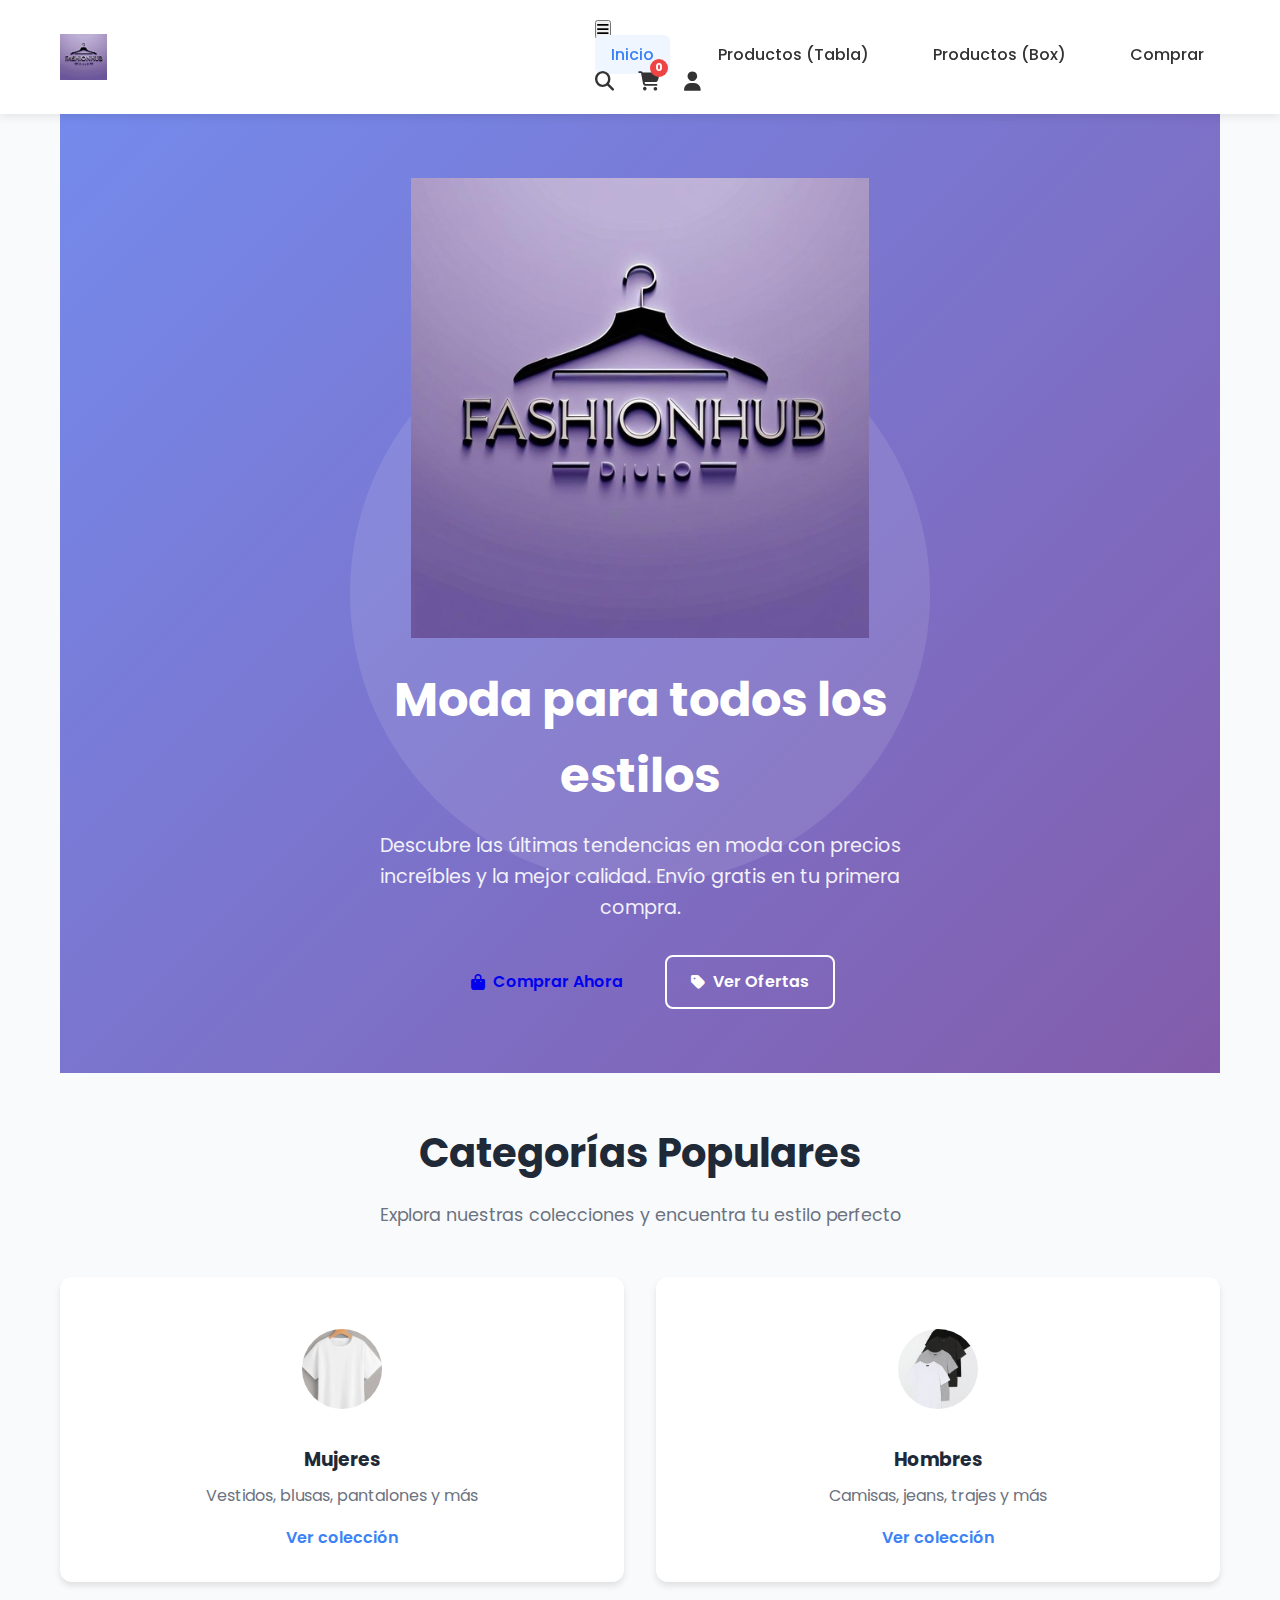
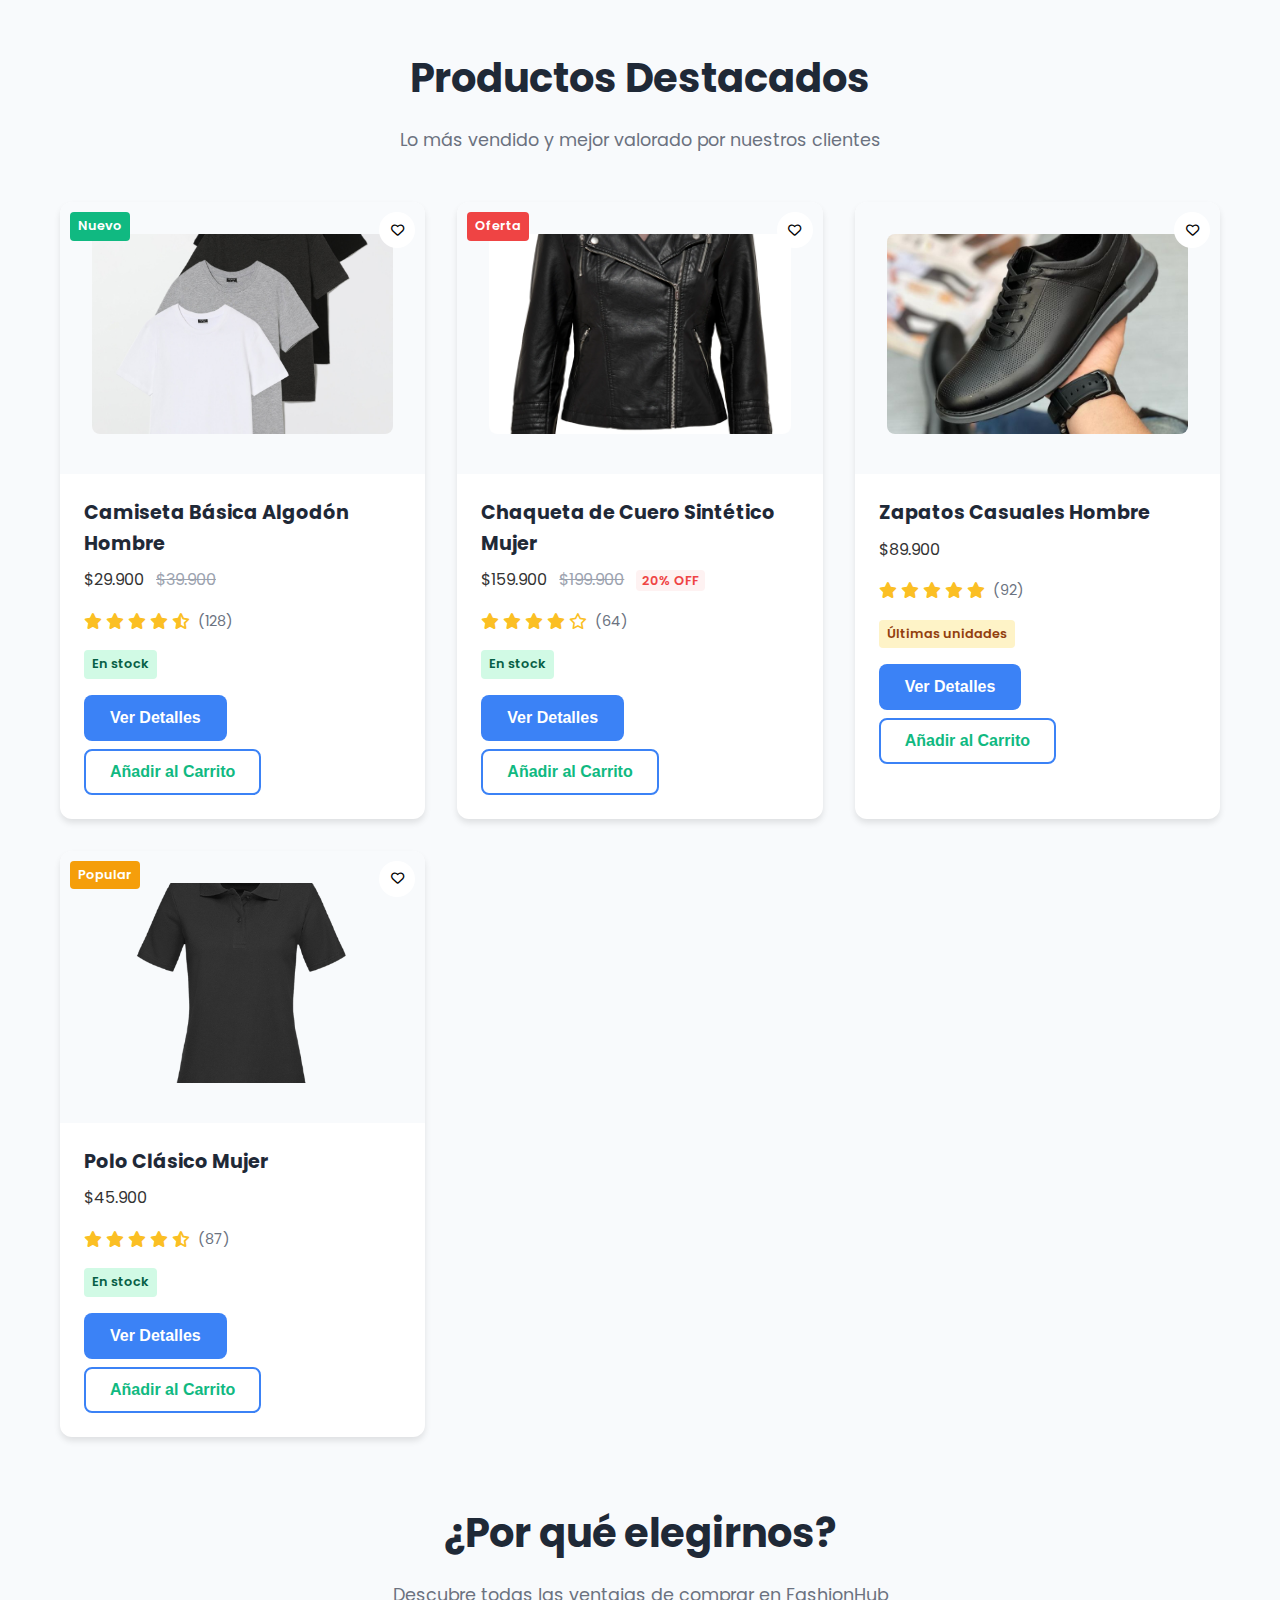
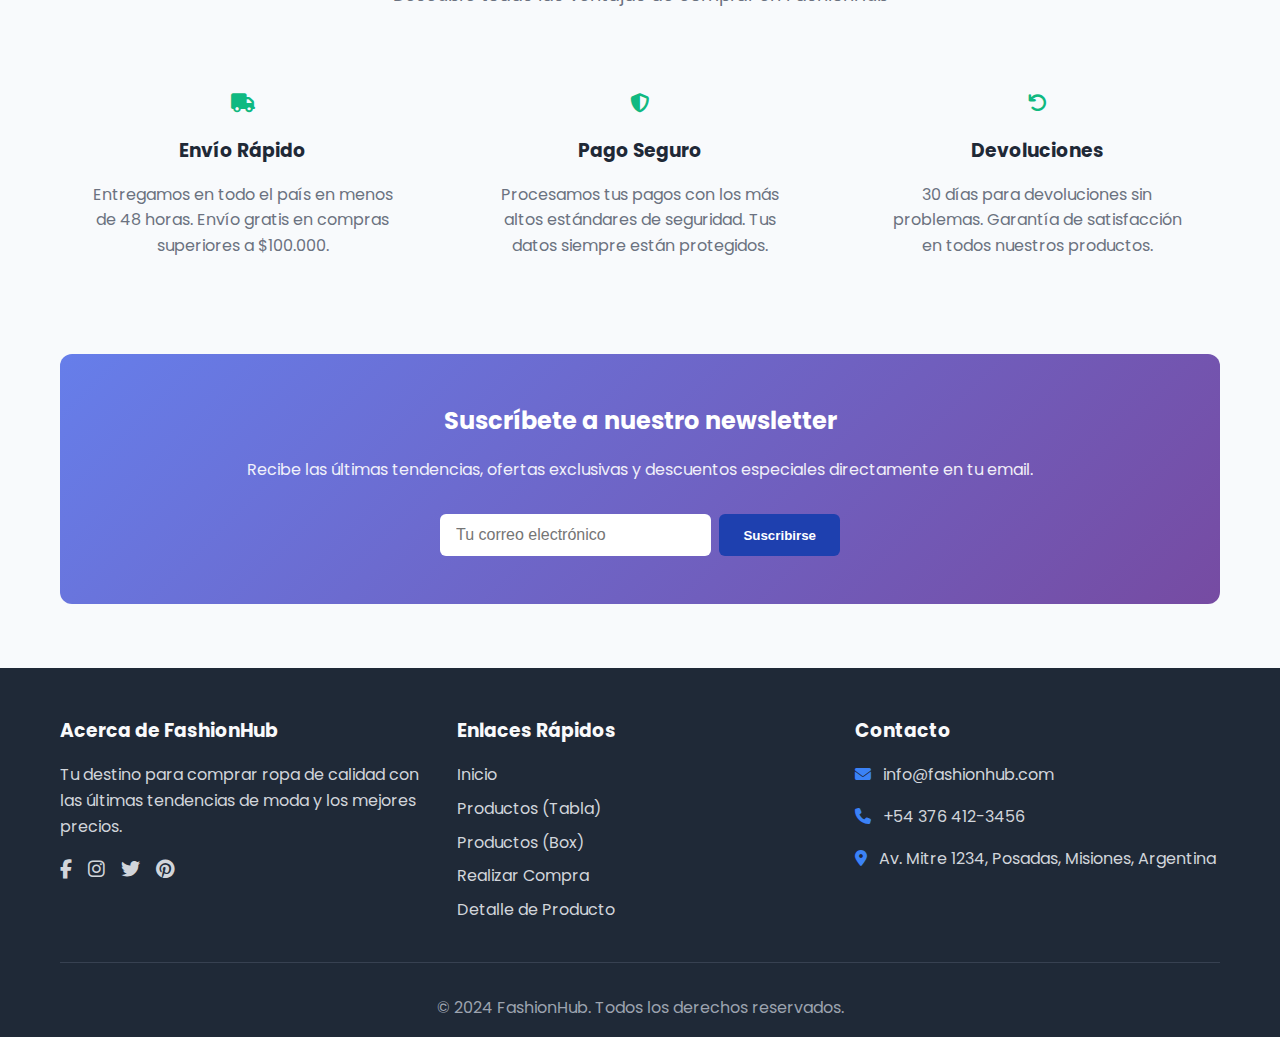
<file: index.html>
<!DOCTYPE html>
<html lang="es">
<head>
    <meta charset="UTF-8">
    <meta name="viewport" content="width=device-width, initial-scale=1.0">
    <meta name="description" content="FashionHub - Tu tienda online de ropa con las últimas tendencias de moda y los mejores precios">
    <title>FashionHub - Tienda Online de Ropa</title>
    <link rel="stylesheet" href="css/styles.css">
    <link rel="stylesheet" href="https://cdnjs.cloudflare.com/ajax/libs/font-awesome/6.4.0/css/all.min.css">
    <link href="https://fonts.googleapis.com/css2?family=Poppins:wght@300;400;500;600;700&display=swap" rel="stylesheet">
    <style>
        /* Estilos adicionales para mejoras visuales */
        .logo-img {
            max-width: 150px;
            height: auto;
        }
        
        .hero {
            background: linear-gradient(135deg, rgba(102, 126, 234, 0.9) 0%, rgba(118, 75, 162, 0.9) 100%);
            position: relative;
            overflow: hidden;
        }
        
        .hero::before {
            content: '';
            position: absolute;
            top: 0;
            left: 0;
            right: 0;
            bottom: 0;
            background: url('data:image/svg+xml,<svg xmlns="http://www.w3.org/2000/svg" viewBox="0 0 1000 1000" opacity="0.1"><path fill="white" d="M500,250c138,0,250,112,250,250S638,750,500,750S250,638,250,500S362,250,500,250z"/></svg>') center/cover;
        }
        
        .hero-content {
            position: relative;
            z-index: 2;
        }
        
        .product-card {
            transition: all 0.3s cubic-bezier(0.4, 0, 0.2, 1);
        }
        
        .product-card:hover {
            transform: translateY(-8px);
            box-shadow: 0 20px 40px rgba(0,0,0,0.15);
        }
        
        .btn {
            transition: all 0.3s ease;
            position: relative;
            overflow: hidden;
        }
        
        .btn::after {
            content: '';
            position: absolute;
            top: 50%;
            left: 50%;
            width: 0;
            height: 0;
            background: rgba(255,255,255,0.2);
            border-radius: 50%;
            transition: all 0.5s ease;
            transform: translate(-50%, -50%);
        }
        
        .btn:hover::after {
            width: 300px;
            height: 300px;
        }
        
        .notification {
            position: fixed;
            top: 100px;
            right: 20px;
            background: white;
            padding: 15px 20px;
            border-radius: 8px;
            box-shadow: 0 5px 15px rgba(0,0,0,0.2);
            border-left: 4px solid #10b981;
            transform: translateX(400px);
            transition: transform 0.3s ease;
            z-index: 10000;
            max-width: 300px;
        }
        
        .notification.active {
            transform: translateX(0);
        }
        
        .notification.error {
            border-left-color: #ef4444;
        }
        
        .notification.info {
            border-left-color: #3b82f6;
        }
        
        .close-notification {
            background: none;
            border: none;
            font-size: 18px;
            cursor: pointer;
            margin-left: 10px;
            color: #6b7280;
        }
        
        .modal {
            position: fixed;
            top: 0;
            left: 0;
            width: 100%;
            height: 100%;
            background: rgba(0,0,0,0.5);
            display: flex;
            justify-content: center;
            align-items: center;
            z-index: 10001;
            opacity: 0;
            visibility: hidden;
            transition: all 0.3s ease;
        }
        
        .modal.active {
            opacity: 1;
            visibility: visible;
        }
        
        .modal-content {
            background: white;
            border-radius: 12px;
            max-width: 500px;
            width: 90%;
            max-height: 80vh;
            overflow-y: auto;
            transform: scale(0.7);
            transition: transform 0.3s ease;
        }
        
        .modal.active .modal-content {
            transform: scale(1);
        }
        
        .modal-header {
            padding: 20px;
            border-bottom: 1px solid #e5e7eb;
            display: flex;
            justify-content: space-between;
            align-items: center;
        }
        
        .close-modal {
            background: none;
            border: none;
            font-size: 24px;
            cursor: pointer;
            color: #6b7280;
        }
        
        .modal-body {
            padding: 20px;
        }
        
        .modal-footer {
            padding: 20px;
            border-top: 1px solid #e5e7eb;
        }
    </style>
</head>
<body>
    <header id="mainHeader">
        <div class="container">
            <div class="header-content">
                <a href="index.html" class="logo">
                    <img src="Imagenes_pagina_web/Logo_mejor.png" alt="FashionHub Logo" class="logo-img">
                </a>
                
                <nav>
                    <button class="mobile-menu-btn" aria-label="Abrir menú de navegación">
                        <i class="fas fa-bars"></i>
                    </button>
                    <ul class="nav-links">
                        <li><a href="index.html" class="active">Inicio</a></li>
                        <li><a href="listado_tabla.html">Productos (Tabla)</a></li>
                        <li><a href="listado_box.html">Productos (Box)</a></li>
                        <li><a href="comprar.html">Comprar</a></li>
                    </ul>
                    
                    <div class="nav-icons">
                        <a href="buscar.html" aria-label="Buscar productos"><i class="fas fa-search"></i></a>
                        <a href="carrito.html" aria-label="Ver carrito de compras"><i class="fas fa-shopping-cart"></i><span class="cart-count">0</span></a>
                        <a href="cuenta.html" aria-label="Iniciar sesión o ver cuenta"><i class="fas fa-user"></i></a>
                    </div>
                </nav>
            </div>
        </div>
    </header>

    <main class="container">
        <section class="hero">
            <div class="hero-content">
                <img src="Imagenes_pagina_web/Logo_mejor.png" alt="FashionHub Logo" class="hero-logo">
                
                <h1>Moda para todos los estilos</h1>
                <p>Descubre las últimas tendencias en moda con precios increíbles y la mejor calidad. Envío gratis en tu primera compra.</p>
                <div class="hero-buttons">
                    <a href="listado_box.html" class="btn"><i class="fas fa-shopping-bag"></i> Comprar Ahora</a>
                    <a href="#categories" class="btn btn-outline"><i class="fas fa-tag"></i> Ver Ofertas</a>
                </div>
            </div>
        </section>

        <section id="categories">
            <h2 class="section-title">Categorías Populares</h2>
            <p class="section-subtitle">Explora nuestras colecciones y encuentra tu estilo perfecto</p>
            <div class="categories">
                <div class="category-card" data-id="cat-1">
                    <div class="category-img">
                        <img src="Imagenes_pagina_web/camiseta basica algodon mujer.png" alt="Ropa para Mujeres">
                    </div>
                    <div class="category-content">
                        <h3>Mujeres</h3>
                        <p>Vestidos, blusas, pantalones y más</p>
                        <a href="listado_box.html?category=mujeres" class="category-link">Ver colección</a>
                    </div>
                </div>
                
                <div class="category-card" data-id="cat-2">
                    <div class="category-img">
                        <img src="Imagenes_pagina_web/camiseta basica algodon hombre.png" alt="Ropa para Hombres">
                    </div>
                    <div class="category-content">
                        <h3>Hombres</h3>
                        <p>Camisas, jeans, trajes y más</p>
                        <a href="listado_box.html?category=hombres" class="category-link">Ver colección</a>
                    </div>
                </div>
            </div>
        </section>

        <section>
            <h2 class="section-title">Productos Destacados</h2>
            <p class="section-subtitle">Lo más vendido y mejor valorado por nuestros clientes</p>
            <div class="featured-products">
                <!-- Producto 1: Camiseta Básica Algodón Hombre -->
                <div class="product-card" data-id="prod-1" data-product='{
                    "id": "prod-1",
                    "name": "Camiseta Básica Algodón Hombre",
                    "price": 29900,
                    "category": "hombres",
                    "description": "Camiseta básica de algodón 100% para hombre. Corte clásico, cómoda y versátil. Ideal para uso diario.",
                    "features": ["100% Algodón", "Corte clásico", "Multiple colores"],
                    "sizes": ["S", "M", "L", "XL"],
                    "colors": ["Blanco", "Negro", "Gris", "Azul marino"]
                }'>
                    <span class="product-badge badge-new">Nuevo</span>
                    <button class="product-wishlist" aria-label="Añadir a favoritos">
                        <i class="far fa-heart"></i>
                    </button>
                    <div class="product-img">
                        <img src="Imagenes_pagina_web/camiseta basica algodon hombre.png" alt="Camiseta Básica Algodón Hombre">
                        <div class="product-overlay">
                            <button class="quick-view-btn">Vista Rápida</button>
                        </div>
                    </div>
                    <div class="product-content">
                        <h3 class="product-title">Camiseta Básica Algodón Hombre</h3>
                        <div class="product-price">
                            $29.900 <span class="original-price">$39.900</span>
                        </div>
                        <div class="product-rating">
                            <div class="stars">
                                <i class="fas fa-star"></i>
                                <i class="fas fa-star"></i>
                                <i class="fas fa-star"></i>
                                <i class="fas fa-star"></i>
                                <i class="fas fa-star-half-alt"></i>
                            </div>
                            <span class="rating-count">(128)</span>
                        </div>
                        <span class="product-status status-instock">En stock</span>
                        <div class="product-actions">
                            <button class="btn btn-primary view-details-btn" data-product-id="prod-1">Ver Detalles</button>
                            <button class="btn btn-secondary add-btn">Añadir al Carrito</button>
                        </div>
                    </div>
                </div>
                
                <!-- Producto 2: Chaqueta de Cuero Sintético Mujer -->
                <div class="product-card" data-id="prod-2" data-product='{
                    "id": "prod-2",
                    "name": "Chaqueta de Cuero Sintético Mujer",
                    "price": 159900,
                    "category": "mujeres",
                    "description": "Chaqueta de cuero sintético de alta calidad para mujer. Diseño moderno y elegante, perfecta para looks casuales y formales.",
                    "features": ["Cuero sintético premium", "Forro interior suave", "Cierre frontal con cremallera"],
                    "sizes": ["XS", "S", "M", "L"],
                    "colors": ["Negro", "Marrón", "Burdeos"]
                }'>
                    <span class="product-badge badge-sale">Oferta</span>
                    <button class="product-wishlist" aria-label="Añadir a favoritos">
                        <i class="far fa-heart"></i>
                    </button>
                    <div class="product-img">
                        <img src="Imagenes_pagina_web/chaqueta de cuero sintético mujer.webp" alt="Chaqueta de Cuero Sintético Mujer">
                        <div class="product-overlay">
                            <button class="quick-view-btn">Vista Rápida</button>
                        </div>
                    </div>
                    <div class="product-content">
                        <h3 class="product-title">Chaqueta de Cuero Sintético Mujer</h3>
                        <div class="product-price">
                            $159.900 <span class="original-price">$199.900</span>
                            <span class="discount">20% OFF</span>
                        </div>
                        <div class="product-rating">
                            <div class="stars">
                                <i class="fas fa-star"></i>
                                <i class="fas fa-star"></i>
                                <i class="fas fa-star"></i>
                                <i class="fas fa-star"></i>
                                <i class="far fa-star"></i>
                            </div>
                            <span class="rating-count">(64)</span>
                        </div>
                        <span class="product-status status-instock">En stock</span>
                        <div class="product-actions">
                            <button class="btn btn-primary view-details-btn" data-product-id="prod-2">Ver Detalles</button>
                            <button class="btn btn-secondary add-btn">Añadir al Carrito</button>
                        </div>
                    </div>
                </div>
                
                <!-- Producto 3: Zapatos Casuales Hombre -->
                <div class="product-card" data-id="prod-3" data-product='{
                    "id": "prod-3",
                    "name": "Zapatos Casuales Hombre",
                    "price": 89900,
                    "category": "hombres",
                    "description": "Zapatos casuales para hombre fabricados en cuero genuino. Ideales para uso diario y ocasiones informales.",
                    "features": ["Cuero genuino", "Suela de goma antideslizante", "Plantilla acolchada"],
                    "sizes": ["40", "41", "42", "43", "44"],
                    "colors": ["Negro", "Marrón", "Azul"]
                }'>
                    <button class="product-wishlist" aria-label="Añadir a favoritos">
                        <i class="far fa-heart"></i>
                    </button>
                    <div class="product-img">
                        <img src="Imagenes_pagina_web/zapatos casuales hombre.jpg" alt="Zapatos Casuales Hombre">
                        <div class="product-overlay">
                            <button class="quick-view-btn">Vista Rápida</button>
                        </div>
                    </div>
                    <div class="product-content">
                        <h3 class="product-title">Zapatos Casuales Hombre</h3>
                        <div class="product-price">$89.900</div>
                        <div class="product-rating">
                            <div class="stars">
                                <i class="fas fa-star"></i>
                                <i class="fas fa-star"></i>
                                <i class="fas fa-star"></i>
                                <i class="fas fa-star"></i>
                                <i class="fas fa-star"></i>
                            </div>
                            <span class="rating-count">(92)</span>
                        </div>
                        <span class="product-status status-lowstock">Últimas unidades</span>
                        <div class="product-actions">
                            <button class="btn btn-primary view-details-btn" data-product-id="prod-3">Ver Detalles</button>
                            <button class="btn btn-secondary add-btn">Añadir al Carrito</button>
                        </div>
                    </div>
                </div>
                
                <!-- Producto 4: Polo Clásico Mujer -->
                <div class="product-card" data-id="prod-4" data-product='{
                    "id": "prod-4",
                    "name": "Polo Clásico Mujer",
                    "price": 45900,
                    "category": "mujeres",
                    "description": "Polo clásico para mujer en piqué de algodón. Diseño elegante y cómodo para cualquier ocasión.",
                    "features": ["Algodón piqué", "Corte clásico", "Cuello y puños acanalados"],
                    "sizes": ["XS", "S", "M", "L", "XL"],
                    "colors": ["Blanco", "Negro", "Azul marino", "Rojo"]
                }'>
                    <span class="product-badge badge-popular">Popular</span>
                    <button class="product-wishlist" aria-label="Añadir a favoritos">
                        <i class="far fa-heart"></i>
                    </button>
                    <div class="product-img">
                        <img src="Imagenes_pagina_web/polo classic mujer.png" alt="Polo Clásico Mujer">
                        <div class="product-overlay">
                            <button class="quick-view-btn">Vista Rápida</button>
                        </div>
                    </div>
                    <div class="product-content">
                        <h3 class="product-title">Polo Clásico Mujer</h3>
                        <div class="product-price">$45.900</div>
                        <div class="product-rating">
                            <div class="stars">
                                <i class="fas fa-star"></i>
                                <i class="fas fa-star"></i>
                                <i class="fas fa-star"></i>
                                <i class="fas fa-star"></i>
                                <i class="fas fa-star-half-alt"></i>
                            </div>
                            <span class="rating-count">(87)</span>
                        </div>
                        <span class="product-status status-instock">En stock</span>
                        <div class="product-actions">
                            <button class="btn btn-primary view-details-btn" data-product-id="prod-4">Ver Detalles</button>
                            <button class="btn btn-secondary add-btn">Añadir al Carrito</button>
                        </div>
                    </div>
                </div>
            </div>
        </section>

        <section>
            <h2 class="section-title">¿Por qué elegirnos?</h2>
            <p class="section-subtitle">Descubre todas las ventajas de comprar en FashionHub</p>
            <div class="features">
                <div class="feature-card">
                    <div class="feature-icon">
                        <i class="fas fa-truck"></i>
                    </div>
                    <h3>Envío Rápido</h3>
                    <p>Entregamos en todo el país en menos de 48 horas. Envío gratis en compras superiores a $100.000.</p>
                </div>
                
                <div class="feature-card">
                    <div class="feature-icon">
                        <i class="fas fa-shield-alt"></i>
                    </div>
                    <h3>Pago Seguro</h3>
                    <p>Procesamos tus pagos con los más altos estándares de seguridad. Tus datos siempre están protegidos.</p>
                </div>
                
                <div class="feature-card">
                    <div class="feature-icon">
                        <i class="fas fa-undo"></i>
                    </div>
                    <h3>Devoluciones</h3>
                    <p>30 días para devoluciones sin problemas. Garantía de satisfacción en todos nuestros productos.</p>
                </div>
            </div>
        </section>
        
        <section class="newsletter">
            <h2>Suscríbete a nuestro newsletter</h2>
            <p>Recibe las últimas tendencias, ofertas exclusivas y descuentos especiales directamente en tu email.</p>
            <form class="newsletter-form">
                <input type="email" class="newsletter-input" placeholder="Tu correo electrónico" required>
                <button type="submit" class="newsletter-btn">Suscribirse</button>
            </form>
        </section>
    </main>

    <footer>
        <div class="container">
            <div class="footer-content">
                <div class="footer-section">
                    <h3>Acerca de FashionHub</h3>
                    <p>Tu destino para comprar ropa de calidad con las últimas tendencias de moda y los mejores precios.</p>
                    <div class="social-icons">
                        <a href="#" aria-label="Síguenos en Facebook"><i class="fab fa-facebook-f"></i></a>
                        <a href="#" aria-label="Síguenos en Instagram"><i class="fab fa-instagram"></i></a>
                        <a href="#" aria-label="Síguenos en Twitter"><i class="fab fa-twitter"></i></a>
                        <a href="#" aria-label="Síguenos en Pinterest"><i class="fab fa-pinterest"></i></a>
                    </div>
                </div>
                
                <div class="footer-section">
                    <h3>Enlaces Rápidos</h3>
                    <ul class="footer-links">
                        <li><a href="index.html">Inicio</a></li>
                        <li><a href="listado_tabla.html">Productos (Tabla)</a></li>
                        <li><a href="listado_box.html">Productos (Box)</a></li>
                        <li><a href="comprar.html">Realizar Compra</a></li>
                        <li><a href="producto.html">Detalle de Producto</a></li>
                    </ul>
                </div>
                
                <div class="footer-section">
                    <h3>Contacto</h3>
                    <p><i class="fas fa-envelope"></i> info@fashionhub.com</p>
                    <p><i class="fas fa-phone"></i> +54 376 412-3456</p>
                    <p><i class="fas fa-map-marker-alt"></i> Av. Mitre 1234, Posadas, Misiones, Argentina</p>
                </div>
            </div>
            
            <div class="footer-bottom">
                <p>&copy; 2024 FashionHub. Todos los derechos reservados.</p>
            </div>
        </div>
    </footer>

    <script>
        // JavaScript mejorado y corregido para FashionHub
        class FashionHub {
            constructor() {
                this.cartItems = JSON.parse(localStorage.getItem('cartItems')) || [];
                this.wishlistItems = JSON.parse(localStorage.getItem('wishlistItems')) || [];
                this.currentUser = JSON.parse(localStorage.getItem('currentUser')) || null;
                this.products = this.loadProducts();
                this.init();
            }

            init() {
                this.initNavigation();
                this.initHeader();
                this.initCart();
                this.initWishlist();
                this.initProductInteractions();
                this.initNewsletter();
                this.initAnimations();
                this.initNotifications();
                this.updateCartIcon();
            }

            // CARGAR PRODUCTOS DESDE LOS DATOS DEL HTML
            loadProducts() {
                const products = {};
                const productCards = document.querySelectorAll('.product-card[data-product]');
                
                productCards.forEach(card => {
                    try {
                        const productData = JSON.parse(card.getAttribute('data-product'));
                        products[productData.id] = productData;
                    } catch (e) {
                        console.error('Error parsing product data:', e);
                    }
                });
                
                return products;
            }

            // NAVEGACIÓN
            initNavigation() {
                // Menú móvil
                const mobileBtn = document.querySelector('.mobile-menu-btn');
                if (mobileBtn) {
                    mobileBtn.addEventListener('click', () => {
                        const navLinks = document.querySelector('.nav-links');
                        navLinks.classList.toggle('mobile-open');
                        mobileBtn.innerHTML = navLinks.classList.contains('mobile-open') ? 
                            '<i class="fas fa-times"></i>' : '<i class="fas fa-bars"></i>';
                    });
                }

                // Enlaces activos
                const currentPage = window.location.pathname.split('/').pop() || 'index.html';
                document.querySelectorAll('.nav-links a').forEach(link => {
                    if (link.getAttribute('href') === currentPage) {
                        link.classList.add('active');
                    } else {
                        link.classList.remove('active');
                    }
                });
            }

            // HEADER
            initHeader() {
                const header = document.getElementById('mainHeader');
                if (header) {
                    window.addEventListener('scroll', () => {
                        if (window.scrollY > 50) {
                            header.style.boxShadow = '0 4px 20px rgba(0,0,0,0.1)';
                            header.style.background = 'rgba(255,255,255,0.95)';
                        } else {
                            header.style.boxShadow = '0 2px 10px rgba(0,0,0,0.1)';
                            header.style.background = 'white';
                        }
                    });
                }
            }

            // CARRITO MEJORADO
            initCart() {
                this.updateCartCount();
                
                // Añadir productos al carrito
                const addToCartButtons = document.querySelectorAll('.add-btn');
                addToCartButtons.forEach(button => {
                    button.addEventListener('click', (e) => {
                        e.preventDefault();
                        this.addToCart(button);
                    });
                });

                // Icono del carrito
                const cartIcon = document.querySelector('.nav-icons a[aria-label*="carrito"]');
                if (cartIcon) {
                    cartIcon.addEventListener('click', (e) => {
                        e.preventDefault();
                        this.showCartModal();
                    });
                }
            }

            addToCart(button) {
                const productCard = button.closest('[data-id]');
                if (!productCard) return;

                const productId = productCard.dataset.id;
                const productData = this.products[productId];
                
                if (!productData) return;

                const existingItem = this.cartItems.find(item => item.id === productId);
                
                if (existingItem) {
                    existingItem.quantity += 1;
                } else {
                    this.cartItems.push({
                        id: productData.id,
                        name: productData.name,
                        price: productData.price,
                        quantity: 1,
                        image: productCard.querySelector('.product-img img')?.src || ''
                    });
                }

                this.saveCart();
                this.showNotification(`✓ ${productData.name} añadido al carrito`, 'success');
            }

            // BOTONES VER DETALLES - CORREGIDOS
            initProductInteractions() {
                // Botones Ver Detalles
                const viewDetailsButtons = document.querySelectorAll('.view-details-btn');
                viewDetailsButtons.forEach(button => {
                    button.addEventListener('click', (e) => {
                        e.preventDefault();
                        const productId = button.getAttribute('data-product-id');
                        this.viewProductDetails(productId);
                    });
                });

                // Vista rápida
                const quickViewButtons = document.querySelectorAll('.quick-view-btn');
                quickViewButtons.forEach(button => {
                    button.addEventListener('click', (e) => {
                        e.preventDefault();
                        this.showQuickView(button);
                    });
                });

                // Categorías hover
                const categoryCards = document.querySelectorAll('.category-card');
                categoryCards.forEach(card => {
                    card.addEventListener('click', (e) => {
                        if (e.target.tagName === 'A') return;
                        const link = card.querySelector('.category-link');
                        if (link) {
                            window.location.href = link.getAttribute('href');
                        }
                    });
                });
            }

            // MÉTODO PARA VER DETALLES DEL PRODUCTO
            viewProductDetails(productId) {
                const productData = this.products[productId];
                
                if (!productData) {
                    this.showNotification('Producto no encontrado', 'error');
                    return;
                }

                // Guardar el producto seleccionado en localStorage
                localStorage.setItem('selectedProduct', JSON.stringify(productData));
                
                // Redirigir a la página de detalles del producto
                window.location.href = `producto.html?id=${productId}`;
            }

            showQuickView(button) {
                const productCard = button.closest('.product-card');
                if (!productCard) return;

                const productId = productCard.dataset.id;
                const productData = this.products[productId];
                
                if (!productData) return;

                const modal = document.createElement('div');
                modal.className = 'modal active';
                modal.innerHTML = `
                    <div class="modal-content">
                        <div class="modal-header">
                            <h3>Vista Rápida</h3>
                            <button class="close-modal">&times;</button>
                        </div>
                        <div class="modal-body">
                            <div class="quick-view-content">
                                <div class="product-gallery">
                                    <img src="${productCard.querySelector('.product-img img')?.src || ''}" alt="${productData.name}" style="width: 100%; border-radius: 8px;">
                                </div>
                                <div class="product-info">
                                    <h3>${productData.name}</h3>
                                    <div class="product-price">${this.formatPrice(productData.price)}</div>
                                    <p>${productData.description}</p>
                                    <div class="product-features">
                                        <h4>Características:</h4>
                                        <ul>
                                            ${productData.features.map(feature => `<li>${feature}</li>`).join('')}
                                        </ul>
                                    </div>
                                    <div class="product-actions">
                                        <button class="btn btn-primary view-details-btn" data-product-id="${productId}">Ver Detalles Completos</button>
                                        <button class="btn btn-secondary add-to-cart-btn">Añadir al Carrito</button>
                                    </div>
                                </div>
                            </div>
                        </div>
                    </div>
                `;

                document.body.appendChild(modal);
                document.body.style.overflow = 'hidden';

                modal.querySelector('.close-modal').addEventListener('click', () => this.closeModal(modal));
                modal.querySelector('.view-details-btn').addEventListener('click', () => {
                    this.viewProductDetails(productId);
                    this.closeModal(modal);
                });
                modal.querySelector('.add-to-cart-btn').addEventListener('click', () => {
                    this.addToCart(button);
                    this.closeModal(modal);
                });

                modal.addEventListener('click', (e) => {
                    if (e.target === modal) this.closeModal(modal);
                });
            }

            // ... (el resto de los métodos se mantienen igual)

            // MÉTODOS AUXILIARES
            updateCartCount() {
                const totalItems = this.cartItems.reduce((sum, item) => sum + item.quantity, 0);
                const cartCount = document.querySelector('.cart-count');
                if (cartCount) {
                    cartCount.textContent = totalItems;
                }
            }

            updateCartIcon() {
                const cartIcon = document.querySelector('.nav-icons a[aria-label*="carrito"]');
                if (cartIcon) {
                    const totalItems = this.cartItems.reduce((sum, item) => sum + item.quantity, 0);
                    let cartCount = cartIcon.querySelector('.cart-count');
                    
                    if (totalItems > 0) {
                        if (!cartCount) {
                            cartCount = document.createElement('span');
                            cartCount.className = 'cart-count';
                            cartIcon.appendChild(cartCount);
                        }
                        cartCount.textContent = totalItems;
                    } else if (cartCount) {
                        cartCount.remove();
                    }
                }
            }

            saveCart() {
                localStorage.setItem('cartItems', JSON.stringify(this.cartItems));
                this.updateCartCount();
                this.updateCartIcon();
            }

            saveWishlist() {
                localStorage.setItem('wishlistItems', JSON.stringify(this.wishlistItems));
            }

            parsePrice(priceString) {
                return parseInt(priceString.replace(/[^\d]/g, '')) || 0;
            }

            formatPrice(price) {
                return `$${price.toLocaleString()}`;
            }

            validateEmail(email) {
                const re = /^[^\s@]+@[^\s@]+\.[^\s@]+$/;
                return re.test(email);
            }

            closeModal(modal) {
                modal.classList.remove('active');
                setTimeout(() => {
                    if (modal.parentNode) {
                        modal.parentNode.removeChild(modal);
                    }
                    document.body.style.overflow = 'auto';
                }, 300);
            }

            showNotification(message, type = 'success') {
                // Eliminar notificaciones existentes
                document.querySelectorAll('.notification').forEach(notification => {
                    notification.remove();
                });

                const notification = document.createElement('div');
                notification.className = `notification ${type}`;
                notification.setAttribute('role', 'alert');
                notification.setAttribute('aria-live', 'polite');
                notification.innerHTML = `
                    <span>${message}</span>
                    <button class="close-notification" aria-label="Cerrar notificación">&times;</button>
                `;
                
                document.body.appendChild(notification);

                // Animación de entrada
                setTimeout(() => {
                    notification.classList.add('active');
                }, 10);

                // Cerrar notificación
                const closeBtn = notification.querySelector('.close-notification');
                closeBtn.addEventListener('click', () => {
                    notification.remove();
                });

                // Auto-cerrar después de 5 segundos
                setTimeout(() => {
                    if (notification.parentNode) {
                        notification.classList.remove('active');
                        setTimeout(() => {
                            if (notification.parentNode) {
                                notification.remove();
                            }
                        }, 300);
                    }
                }, 5000);
            }

            // ... (otros métodos como initWishlist, initNewsletter, initAnimations se mantienen igual)
        }

        // Inicializar la aplicación cuando el DOM esté listo
        document.addEventListener('DOMContentLoaded', () => {
            window.fashionHub = new FashionHub();
        });
    </script>
</body>
</html>
</file>
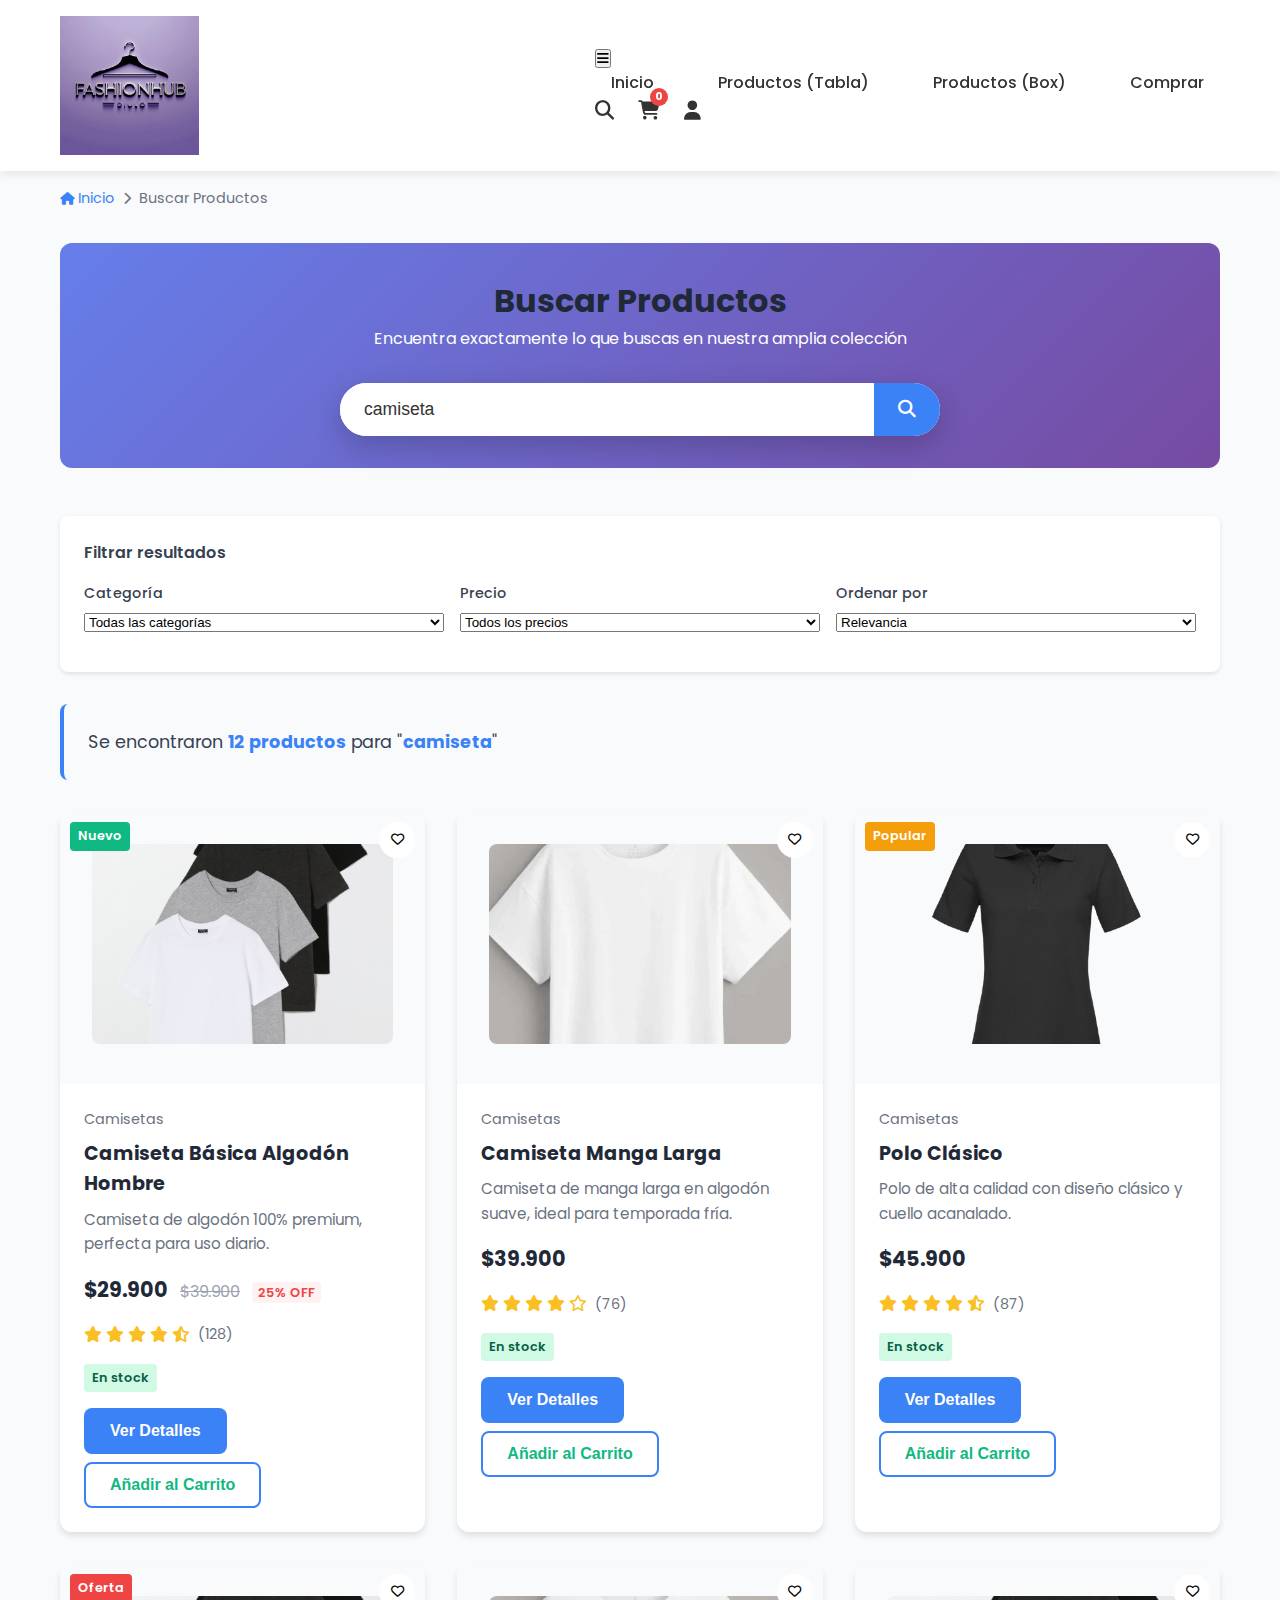
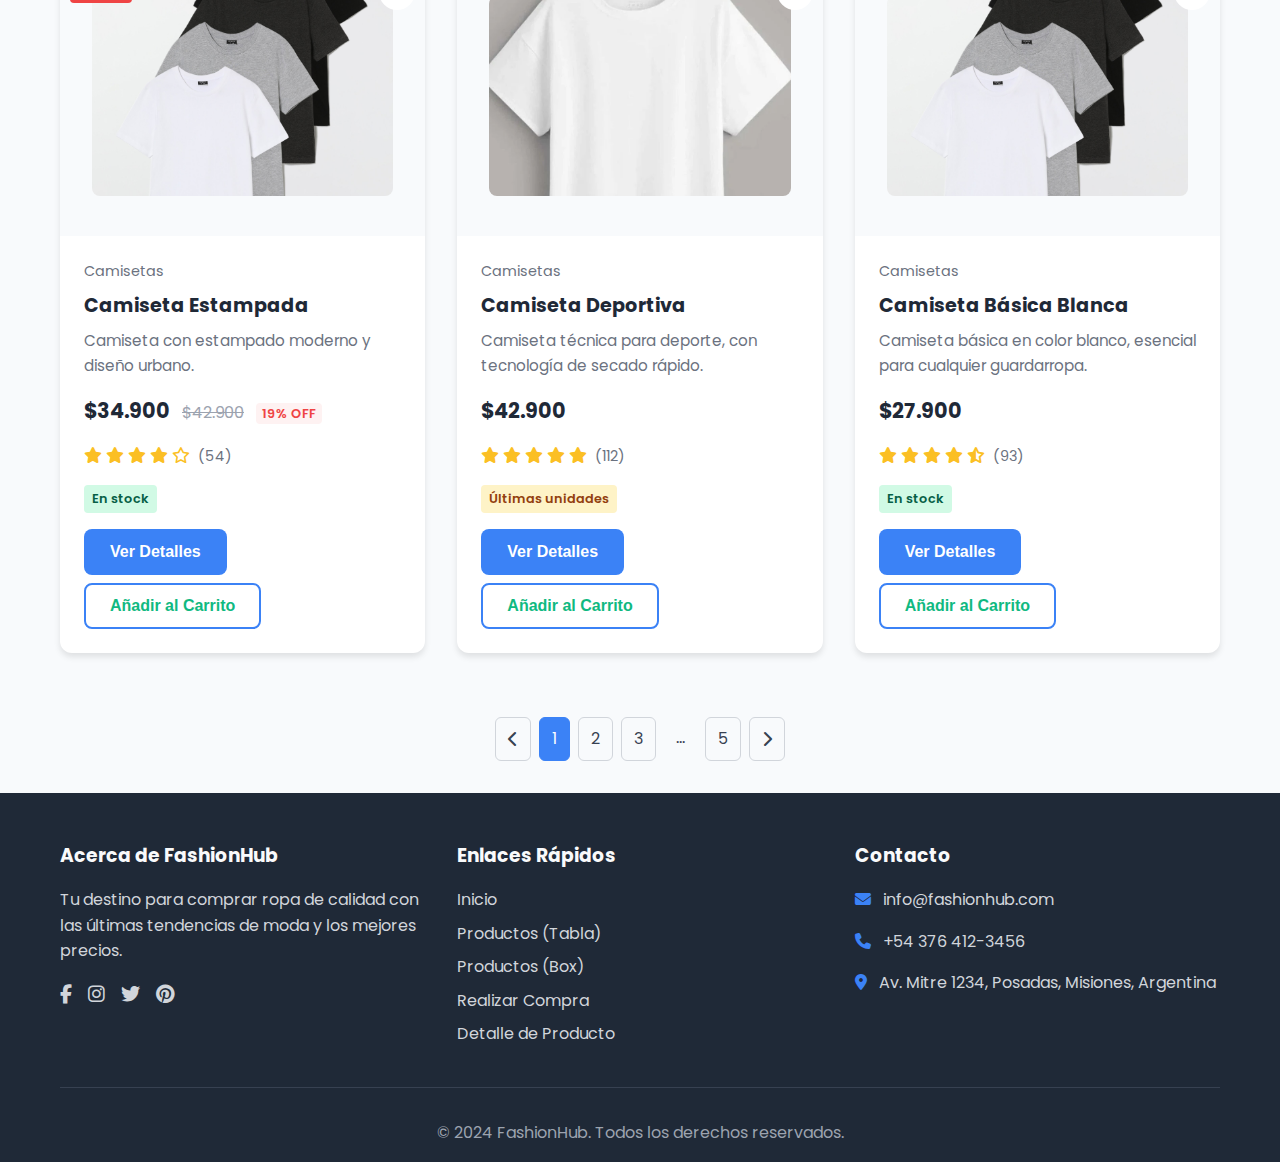
<file: buscar.html>
<!DOCTYPE html>
<html lang="es">
<head>
    <meta charset="UTF-8">
    <meta name="viewport" content="width=device-width, initial-scale=1.0">
    <title>Buscar Productos - FashionHub</title>
    <link rel="stylesheet" href="css/styles.css">
    <link rel="stylesheet" href="https://cdnjs.cloudflare.com/ajax/libs/font-awesome/6.4.0/css/all.min.css">
    <link href="https://fonts.googleapis.com/css2?family=Poppins:wght@300;400;500;600;700&display=swap" rel="stylesheet">
    <style>
        .search-header {
            text-align: center;
            margin-bottom: 3rem;
            padding: 2rem 0;
            background: linear-gradient(135deg, #667eea 0%, #764ba2 100%);
            color: white;
            border-radius: 12px;
        }
        
        .search-box {
            display: flex;
            max-width: 600px;
            margin: 2rem auto 0;
            background: white;
            border-radius: 50px;
            overflow: hidden;
            box-shadow: 0 10px 30px rgba(0,0,0,0.2);
        }
        
        .search-input {
            flex: 1;
            padding: 1rem 1.5rem;
            border: none;
            font-size: 1.1rem;
            outline: none;
            color: #333;
        }
        
        .search-input::placeholder {
            color: #9ca3af;
        }
        
        .search-btn {
            padding: 1rem 1.5rem;
            background: #3b82f6;
            color: white;
            border: none;
            cursor: pointer;
            transition: background 0.3s;
            font-size: 1.1rem;
        }
        
        .search-btn:hover {
            background: #2563eb;
        }
        
        .results-info {
            background: #f8fafc;
            padding: 1.5rem;
            border-radius: 8px;
            margin-bottom: 2rem;
            border-left: 4px solid #3b82f6;
        }
        
        .results-info p {
            margin: 0;
            font-size: 1.1rem;
            color: #374151;
        }
        
        .results-info strong {
            color: #3b82f6;
        }
        
        .no-results {
            text-align: center;
            padding: 4rem 2rem;
            display: none;
        }
        
        .no-results-icon {
            font-size: 4rem;
            color: #cbd5e1;
            margin-bottom: 1.5rem;
        }
        
        .no-results h3 {
            color: #475569;
            margin-bottom: 1rem;
            font-size: 1.5rem;
        }
        
        .no-results p {
            color: #64748b;
            margin-bottom: 2rem;
            font-size: 1.1rem;
        }
        
        .search-suggestions {
            margin-top: 2rem;
            padding-top: 2rem;
            border-top: 1px solid #e5e7eb;
        }
        
        .suggestions-title {
            color: #6b7280;
            margin-bottom: 1rem;
            font-size: 1rem;
        }
        
        .suggestion-tags {
            display: flex;
            gap: 0.5rem;
            flex-wrap: wrap;
        }
        
        .suggestion-tag {
            background: #eff6ff;
            color: #1e40af;
            padding: 0.5rem 1rem;
            border-radius: 20px;
            font-size: 0.9rem;
            cursor: pointer;
            transition: all 0.3s;
            border: 1px solid #dbeafe;
        }
        
        .suggestion-tag:hover {
            background: #3b82f6;
            color: white;
            transform: translateY(-2px);
        }
        
        .recent-searches {
            margin-top: 2rem;
            padding: 1.5rem;
            background: #f8fafc;
            border-radius: 8px;
        }
        
        .recent-title {
            color: #374151;
            margin-bottom: 1rem;
            font-size: 1rem;
            font-weight: 600;
        }
        
        .recent-list {
            display: flex;
            gap: 0.5rem;
            flex-wrap: wrap;
        }
        
        .recent-item {
            background: white;
            color: #6b7280;
            padding: 0.5rem 1rem;
            border-radius: 6px;
            font-size: 0.9rem;
            cursor: pointer;
            transition: all 0.3s;
            border: 1px solid #e5e7eb;
        }
        
        .recent-item:hover {
            background: #3b82f6;
            color: white;
            border-color: #3b82f6;
        }
        
        .search-filters {
            background: white;
            padding: 1.5rem;
            border-radius: 8px;
            box-shadow: 0 2px 4px rgba(0,0,0,0.1);
            margin-bottom: 2rem;
        }
        
        .filters-header {
            display: flex;
            justify-content: space-between;
            align-items: center;
            margin-bottom: 1rem;
        }
        
        .filters-title {
            font-weight: 600;
            color: #374151;
        }
        
        .filters-grid {
            display: grid;
            grid-template-columns: repeat(auto-fit, minmax(200px, 1fr));
            gap: 1rem;
        }
        
        /* Estilos para el modal de vista rápida */
        .modal {
            position: fixed;
            top: 0;
            left: 0;
            width: 100%;
            height: 100%;
            background: rgba(0,0,0,0.5);
            display: none;
            align-items: center;
            justify-content: center;
            z-index: 1000;
        }
        
        .modal.active {
            display: flex;
        }
        
        .modal-content {
            background: white;
            border-radius: 12px;
            max-width: 500px;
            width: 90%;
            max-height: 80vh;
            overflow-y: auto;
        }
        
        .modal-header {
            padding: 1.5rem;
            border-bottom: 1px solid #e5e7eb;
            display: flex;
            justify-content: space-between;
            align-items: center;
        }
        
        .modal-header h3 {
            margin: 0;
            color: #374151;
        }
        
        .close-modal {
            background: none;
            border: none;
            font-size: 1.5rem;
            cursor: pointer;
            color: #6b7280;
        }
        
        .modal-body {
            padding: 1.5rem;
        }
        
        .quick-view-content {
            display: grid;
            grid-template-columns: 1fr;
            gap: 1.5rem;
        }
        
        .quick-view-content .product-image {
            height: 200px;
            display: flex;
            align-items: center;
            justify-content: center;
            background: #f8fafc;
            border-radius: 8px;
            overflow: hidden;
        }
        
        .quick-view-content .product-image img {
            max-width: 100%;
            max-height: 100%;
            object-fit: contain;
        }
        
        @media (max-width: 768px) {
            .search-header {
                margin: 0 -1rem 2rem;
                border-radius: 0;
            }
            
            .search-box {
                margin: 1rem auto 0;
                border-radius: 12px;
            }
            
            .filters-grid {
                grid-template-columns: 1fr;
            }
        }
    </style>
</head>
<body>
    <header id="mainHeader">
        <div class="container">
            <div class="header-content">
                <a href="index.html" class="logo">
                    <img src="Imagenes_pagina_web/Logo_mejor.png" alt="FashionHub Logo" class="logo-img">
                </a>
                
                <nav>
                    <button class="mobile-menu-btn" aria-label="Abrir menú de navegación">
                        <i class="fas fa-bars"></i>
                    </button>
                    <ul class="nav-links">
                        <li><a href="index.html">Inicio</a></li>
                        <li><a href="listado_tabla.html">Productos (Tabla)</a></li>
                        <li><a href="listado_box.html">Productos (Box)</a></li>
                        <li><a href="comprar.html">Comprar</a></li>
                    </ul>
                    
                    <div class="nav-icons">
                        <a href="buscar.html" aria-label="Buscar productos" title="Buscar productos"><i class="fas fa-search"></i></a>
                        <a href="carrito.html" aria-label="Ver carrito de compras" title="Carrito de compras"><i class="fas fa-shopping-cart"></i><span class="cart-count">0</span></a>
                        <a href="cuenta.html" aria-label="Iniciar sesión o ver cuenta" title="Mi cuenta"><i class="fas fa-user"></i></a>
                    </div>
                </nav>
            </div>
        </div>
    </header>

    <main class="container">
        <nav aria-label="Migas de pan" class="breadcrumb">
            <a href="index.html"><i class="fas fa-home"></i> Inicio</a>
            <i class="fas fa-chevron-right"></i>
            <span>Buscar Productos</span>
        </nav>

        <div class="search-header">
            <h1 class="page-title">Buscar Productos</h1>
            <p>Encuentra exactamente lo que buscas en nuestra amplia colección</p>
            
            <div class="search-box">
                <input type="text" class="search-input" placeholder="¿Qué estás buscando?" aria-label="Buscar productos" id="searchInput" value="camiseta">
                <button type="button" class="search-btn" aria-label="Buscar" id="searchButton">
                    <i class="fas fa-search"></i>
                </button>
            </div>
        </div>

        <div class="search-filters">
            <div class="filters-header">
                <div class="filters-title">Filtrar resultados</div>
            </div>
            <div class="filters-grid">
                <div class="filter-group">
                    <label for="search-category">Categoría</label>
                    <select id="search-category">
                        <option value="">Todas las categorías</option>
                        <option value="camisetas">Camisetas</option>
                        <option value="pantalones">Pantalones</option>
                        <option value="chaquetas">Chaquetas</option>
                        <option value="calzado">Calzado</option>
                        <option value="accesorios">Accesorios</option>
                    </select>
                </div>
                
                <div class="filter-group">
                    <label for="search-price">Precio</label>
                    <select id="search-price">
                        <option value="">Todos los precios</option>
                        <option value="0-50">Hasta $50.000</option>
                        <option value="50-100">$50.000 - $100.000</option>
                        <option value="100-150">$100.000 - $150.000</option>
                        <option value="150+">Más de $150.000</option>
                    </select>
                </div>
                
                <div class="filter-group">
                    <label for="search-sort">Ordenar por</label>
                    <select id="search-sort">
                        <option value="relevance">Relevancia</option>
                        <option value="price-asc">Precio: Menor a Mayor</option>
                        <option value="price-desc">Precio: Mayor a Menor</option>
                        <option value="rating">Mejor Valorados</option>
                        <option value="newest">Más Recientes</option>
                    </select>
                </div>
            </div>
        </div>

        <div class="search-results">
            <div class="results-info">
                <p>Se encontraron <strong>12 productos</strong> para "<strong id="searchTerm">camiseta</strong>"</p>
            </div>
            
            <div class="products-grid">
                <div class="product-card" data-id="prod-1">
                    <span class="product-badge badge-new">Nuevo</span>
                    <button class="product-wishlist" aria-label="Añadir a favoritos">
                        <i class="far fa-heart"></i>
                    </button>
                    <div class="product-image">
                        <img src="Imagenes_pagina_web/camiseta basica algodon hombre.png" alt="Camiseta Básica Algodón Hombre">
                        <div class="product-overlay">
                            <button class="quick-view-btn">Vista Rápida</button>
                        </div>
                    </div>
                    <div class="product-info">
                        <span class="product-category">Camisetas</span>
                        <h3 class="product-name">Camiseta Básica Algodón Hombre</h3>
                        <p class="product-description">Camiseta de algodón 100% premium, perfecta para uso diario.</p>
                        <div class="product-price">
                            <span class="current-price">$29.900</span>
                            <span class="original-price">$39.900</span>
                            <span class="discount">25% OFF</span>
                        </div>
                        <div class="product-rating">
                            <div class="stars">
                                <i class="fas fa-star"></i>
                                <i class="fas fa-star"></i>
                                <i class="fas fa-star"></i>
                                <i class="fas fa-star"></i>
                                <i class="fas fa-star-half-alt"></i>
                            </div>
                            <span class="rating-count">(128)</span>
                        </div>
                        <span class="product-status status-instock">En stock</span>
                        <div class="product-actions">
                            <button class="btn btn-primary view-details-btn" data-product="prod-1">Ver Detalles</button>
                            <button class="btn btn-secondary add-btn">Añadir al Carrito</button>
                        </div>
                    </div>
                </div>

                <div class="product-card" data-id="prod-12">
                    <button class="product-wishlist" aria-label="Añadir a favoritos">
                        <i class="far fa-heart"></i>
                    </button>
                    <div class="product-image">
                        <img src="Imagenes_pagina_web/camiseta basica algodon mujer.png" alt="Camiseta Manga Larga">
                        <div class="product-overlay">
                            <button class="quick-view-btn">Vista Rápida</button>
                        </div>
                    </div>
                    <div class="product-info">
                        <span class="product-category">Camisetas</span>
                        <h3 class="product-name">Camiseta Manga Larga</h3>
                        <p class="product-description">Camiseta de manga larga en algodón suave, ideal para temporada fría.</p>
                        <div class="product-price">
                            <span class="current-price">$39.900</span>
                        </div>
                        <div class="product-rating">
                            <div class="stars">
                                <i class="fas fa-star"></i>
                                <i class="fas fa-star"></i>
                                <i class="fas fa-star"></i>
                                <i class="fas fa-star"></i>
                                <i class="far fa-star"></i>
                            </div>
                            <span class="rating-count">(76)</span>
                        </div>
                        <span class="product-status status-instock">En stock</span>
                        <div class="product-actions">
                            <button class="btn btn-primary view-details-btn" data-product="prod-12">Ver Detalles</button>
                            <button class="btn btn-secondary add-btn">Añadir al Carrito</button>
                        </div>
                    </div>
                </div>

                <div class="product-card" data-id="prod-13">
                    <span class="product-badge badge-popular">Popular</span>
                    <button class="product-wishlist" aria-label="Añadir a favoritos">
                        <i class="far fa-heart"></i>
                    </button>
                    <div class="product-image">
                        <img src="Imagenes_pagina_web/polo classic mujer.png" alt="Polo Clásico">
                        <div class="product-overlay">
                            <button class="quick-view-btn">Vista Rápida</button>
                        </div>
                    </div>
                    <div class="product-info">
                        <span class="product-category">Camisetas</span>
                        <h3 class="product-name">Polo Clásico</h3>
                        <p class="product-description">Polo de alta calidad con diseño clásico y cuello acanalado.</p>
                        <div class="product-price">
                            <span class="current-price">$45.900</span>
                        </div>
                        <div class="product-rating">
                            <div class="stars">
                                <i class="fas fa-star"></i>
                                <i class="fas fa-star"></i>
                                <i class="fas fa-star"></i>
                                <i class="fas fa-star"></i>
                                <i class="fas fa-star-half-alt"></i>
                            </div>
                            <span class="rating-count">(87)</span>
                        </div>
                        <span class="product-status status-instock">En stock</span>
                        <div class="product-actions">
                            <button class="btn btn-primary view-details-btn" data-product="prod-13">Ver Detalles</button>
                            <button class="btn btn-secondary add-btn">Añadir al Carrito</button>
                        </div>
                    </div>
                </div>

                <div class="product-card" data-id="prod-14">
                    <span class="product-badge badge-sale">Oferta</span>
                    <button class="product-wishlist" aria-label="Añadir a favoritos">
                        <i class="far fa-heart"></i>
                    </button>
                    <div class="product-image">
                        <img src="Imagenes_pagina_web/camiseta basica algodon hombre.png" alt="Camiseta Estampada">
                        <div class="product-overlay">
                            <button class="quick-view-btn">Vista Rápida</button>
                        </div>
                    </div>
                    <div class="product-info">
                        <span class="product-category">Camisetas</span>
                        <h3 class="product-name">Camiseta Estampada</h3>
                        <p class="product-description">Camiseta con estampado moderno y diseño urbano.</p>
                        <div class="product-price">
                            <span class="current-price">$34.900</span>
                            <span class="original-price">$42.900</span>
                            <span class="discount">19% OFF</span>
                        </div>
                        <div class="product-rating">
                            <div class="stars">
                                <i class="fas fa-star"></i>
                                <i class="fas fa-star"></i>
                                <i class="fas fa-star"></i>
                                <i class="fas fa-star"></i>
                                <i class="far fa-star"></i>
                            </div>
                            <span class="rating-count">(54)</span>
                        </div>
                        <span class="product-status status-instock">En stock</span>
                        <div class="product-actions">
                            <button class="btn btn-primary view-details-btn" data-product="prod-14">Ver Detalles</button>
                            <button class="btn btn-secondary add-btn">Añadir al Carrito</button>
                        </div>
                    </div>
                </div>

                <div class="product-card" data-id="prod-15">
                    <button class="product-wishlist" aria-label="Añadir a favoritos">
                        <i class="far fa-heart"></i>
                    </button>
                    <div class="product-image">
                        <img src="Imagenes_pagina_web/camiseta basica algodon mujer.png" alt="Camiseta Deportiva">
                        <div class="product-overlay">
                            <button class="quick-view-btn">Vista Rápida</button>
                        </div>
                    </div>
                    <div class="product-info">
                        <span class="product-category">Camisetas</span>
                        <h3 class="product-name">Camiseta Deportiva</h3>
                        <p class="product-description">Camiseta técnica para deporte, con tecnología de secado rápido.</p>
                        <div class="product-price">
                            <span class="current-price">$42.900</span>
                        </div>
                        <div class="product-rating">
                            <div class="stars">
                                <i class="fas fa-star"></i>
                                <i class="fas fa-star"></i>
                                <i class="fas fa-star"></i>
                                <i class="fas fa-star"></i>
                                <i class="fas fa-star"></i>
                            </div>
                            <span class="rating-count">(112)</span>
                        </div>
                        <span class="product-status status-lowstock">Últimas unidades</span>
                        <div class="product-actions">
                            <button class="btn btn-primary view-details-btn" data-product="prod-15">Ver Detalles</button>
                            <button class="btn btn-secondary add-btn">Añadir al Carrito</button>
                        </div>
                    </div>
                </div>

                <div class="product-card" data-id="prod-16">
                    <button class="product-wishlist" aria-label="Añadir a favoritos">
                        <i class="far fa-heart"></i>
                    </button>
                    <div class="product-image">
                        <img src="Imagenes_pagina_web/camiseta basica algodon hombre.png" alt="Camiseta Básica Blanca">
                        <div class="product-overlay">
                            <button class="quick-view-btn">Vista Rápida</button>
                        </div>
                    </div>
                    <div class="product-info">
                        <span class="product-category">Camisetas</span>
                        <h3 class="product-name">Camiseta Básica Blanca</h3>
                        <p class="product-description">Camiseta básica en color blanco, esencial para cualquier guardarropa.</p>
                        <div class="product-price">
                            <span class="current-price">$27.900</span>
                        </div>
                        <div class="product-rating">
                            <div class="stars">
                                <i class="fas fa-star"></i>
                                <i class="fas fa-star"></i>
                                <i class="fas fa-star"></i>
                                <i class="fas fa-star"></i>
                                <i class="fas fa-star-half-alt"></i>
                            </div>
                            <span class="rating-count">(93)</span>
                        </div>
                        <span class="product-status status-instock">En stock</span>
                        <div class="product-actions">
                            <button class="btn btn-primary view-details-btn" data-product="prod-16">Ver Detalles</button>
                            <button class="btn btn-secondary add-btn">Añadir al Carrito</button>
                        </div>
                    </div>
                </div>
            </div>

            <!-- Esta sección está oculta por defecto (se mostraría si no hay resultados) -->
            <div class="no-results hidden">
                <div class="no-results-icon">
                    <i class="fas fa-search"></i>
                </div>
                <h3>No se encontraron resultados</h3>
                <p>Intenta con otros términos de búsqueda o explora nuestras categorías.</p>
                <a href="listado_box.html" class="btn btn-primary">Ver Todos los Productos</a>
                
                <div class="search-suggestions">
                    <div class="suggestions-title">Sugerencias de búsqueda:</div>
                    <div class="suggestion-tags">
                        <span class="suggestion-tag">Camisetas</span>
                        <span class="suggestion-tag">Jeans</span>
                        <span class="suggestion-tag">Zapatos</span>
                        <span class="suggestion-tag">Accesorios</span>
                        <span class="suggestion-tag">Chaquetas</span>
                        <span class="suggestion-tag">Vestidos</span>
                    </div>
                </div>
                
                <div class="recent-searches">
                    <div class="recent-title">Búsquedas recientes:</div>
                    <div class="recent-list">
                        <span class="recent-item">pantalones</span>
                        <span class="recent-item">zapatos deportivos</span>
                        <span class="recent-item">chaqueta cuero</span>
                    </div>
                </div>
            </div>
        </div>

        <nav aria-label="Paginación de productos" class="pagination">
            <a href="#" class="pagination-item pagination-arrow" aria-label="Página anterior" title="Página anterior"><i class="fas fa-chevron-left"></i></a>
            <a href="#" class="pagination-item pagination-page active" aria-label="Página 1" title="Página 1">1</a>
            <a href="#" class="pagination-item pagination-page" aria-label="Página 2" title="Página 2">2</a>
            <a href="#" class="pagination-item pagination-page" aria-label="Página 3" title="Página 3">3</a>
            <span class="pagination-item pagination-dots">...</span>
            <a href="#" class="pagination-item pagination-page" aria-label="Página 5" title="Página 5">5</a>
            <a href="#" class="pagination-item pagination-arrow" aria-label="Página siguiente" title="Página siguiente"><i class="fas fa-chevron-right"></i></a>
        </nav>
    </main>

    <footer>
        <div class="container">
            <div class="footer-content">
                <div class="footer-section">
                    <h3>Acerca de FashionHub</h3>
                    <p>Tu destino para comprar ropa de calidad con las últimas tendencias de moda y los mejores precios.</p>
                    <div class="social-icons">
                        <a href="#" aria-label="Síguenos en Facebook" title="Facebook"><i class="fab fa-facebook-f"></i></a>
                        <a href="#" aria-label="Síguenos en Instagram" title="Instagram"><i class="fab fa-instagram"></i></a>
                        <a href="#" aria-label="Síguenos en Twitter" title="Twitter"><i class="fab fa-twitter"></i></a>
                        <a href="#" aria-label="Síguenos en Pinterest" title="Pinterest"><i class="fab fa-pinterest"></i></a>
                    </div>
                </div>
                
                <div class="footer-section">
                    <h3>Enlaces Rápidos</h3>
                    <ul class="footer-links">
                        <li><a href="index.html">Inicio</a></li>
                        <li><a href="listado_tabla.html">Productos (Tabla)</a></li>
                        <li><a href="listado_box.html">Productos (Box)</a></li>
                        <li><a href="comprar.html">Realizar Compra</a></li>
                        <li><a href="producto.html">Detalle de Producto</a></li>
                    </ul>
                </div>
                
                <div class="footer-section">
                    <h3>Contacto</h3>
                    <p><i class="fas fa-envelope"></i> info@fashionhub.com</p>
                    <p><i class="fas fa-phone"></i> +54 376 412-3456</p>
                    <p><i class="fas fa-map-marker-alt"></i> Av. Mitre 1234, Posadas, Misiones, Argentina</p>
                </div>
            </div>
            
            <div class="footer-bottom">
                <p>&copy; 2024 FashionHub. Todos los derechos reservados.</p>
            </div>
        </div>
    </footer>

    <script>
        // JavaScript específico para buscar.html
        class BusquedaProductos {
            constructor() {
                this.searchTerm = '';
                this.filters = {
                    category: '',
                    price: '',
                    sort: 'relevance'
                };
                this.recentSearches = JSON.parse(localStorage.getItem('recentSearches')) || [];
                this.products = {
                    'prod-1': {
                        id: 'prod-1',
                        name: 'Camiseta Básica Algodón Hombre',
                        price: 29900,
                        originalPrice: 39900,
                        category: 'camisetas',
                        description: 'Camiseta de algodón 100% premium, perfecta para uso diario.',
                        image: 'Imagenes_pagina_web/camiseta basica algodon hombre.png',
                        badge: 'new',
                        status: 'instock'
                    },
                    'prod-12': {
                        id: 'prod-12',
                        name: 'Camiseta Manga Larga',
                        price: 39900,
                        category: 'camisetas',
                        description: 'Camiseta de manga larga en algodón suave, ideal para temporada fría.',
                        image: 'Imagenes_pagina_web/camiseta basica algodon mujer.png',
                        badge: null,
                        status: 'instock'
                    },
                    'prod-13': {
                        id: 'prod-13',
                        name: 'Polo Clásico',
                        price: 45900,
                        category: 'camisetas',
                        description: 'Polo de alta calidad con diseño clásico y cuello acanalado.',
                        image: 'Imagenes_pagina_web/polo classic mujer.png',
                        badge: 'popular',
                        status: 'instock'
                    },
                    'prod-14': {
                        id: 'prod-14',
                        name: 'Camiseta Estampada',
                        price: 34900,
                        originalPrice: 42900,
                        category: 'camisetas',
                        description: 'Camiseta con estampado moderno y diseño urbano.',
                        image: 'Imagenes_pagina_web/camiseta basica algodon hombre.png',
                        badge: 'sale',
                        status: 'instock'
                    },
                    'prod-15': {
                        id: 'prod-15',
                        name: 'Camiseta Deportiva',
                        price: 42900,
                        category: 'camisetas',
                        description: 'Camiseta técnica para deporte, con tecnología de secado rápido.',
                        image: 'Imagenes_pagina_web/camiseta basica algodon mujer.png',
                        badge: null,
                        status: 'lowstock'
                    },
                    'prod-16': {
                        id: 'prod-16',
                        name: 'Camiseta Básica Blanca',
                        price: 27900,
                        category: 'camisetas',
                        description: 'Camiseta básica en color blanco, esencial para cualquier guardarropa.',
                        image: 'Imagenes_pagina_web/camiseta basica algodon hombre.png',
                        badge: null,
                        status: 'instock'
                    }
                };
                this.init();
            }

            init() {
                this.initSearch();
                this.initFilters();
                this.initProductInteractions();
                this.initPagination();
                this.initSuggestions();
                this.initCart();
                
                // Cargar término de búsqueda de la URL si existe
                this.loadSearchFromURL();
            }

            initSearch() {
                const searchInput = document.getElementById('searchInput');
                const searchButton = document.getElementById('searchButton');
                
                // Buscar al hacer clic en el botón
                searchButton.addEventListener('click', () => {
                    this.performSearch();
                });
                
                // Buscar al presionar Enter
                searchInput.addEventListener('keypress', (e) => {
                    if (e.key === 'Enter') {
                        this.performSearch();
                    }
                });
                
                // Búsqueda en tiempo real (opcional)
                searchInput.addEventListener('input', (e) => {
                    this.searchTerm = e.target.value.trim();
                    // Aquí se podría implementar búsqueda en tiempo real
                });
            }

            initFilters() {
                const categoryFilter = document.getElementById('search-category');
                const priceFilter = document.getElementById('search-price');
                const sortFilter = document.getElementById('search-sort');
                
                categoryFilter.addEventListener('change', (e) => {
                    this.filters.category = e.target.value;
                    this.applyFilters();
                });
                
                priceFilter.addEventListener('change', (e) => {
                    this.filters.price = e.target.value;
                    this.applyFilters();
                });
                
                sortFilter.addEventListener('change', (e) => {
                    this.filters.sort = e.target.value;
                    this.applySorting();
                });
            }

            initProductInteractions() {
                // Wishlist
                const wishlistButtons = document.querySelectorAll('.product-wishlist');
                wishlistButtons.forEach(button => {
                    button.addEventListener('click', (e) => {
                        e.preventDefault();
                        this.toggleWishlist(button);
                    });
                });

                // Vista rápida
                const quickViewButtons = document.querySelectorAll('.quick-view-btn');
                quickViewButtons.forEach(button => {
                    button.addEventListener('click', (e) => {
                        e.preventDefault();
                        this.showQuickView(button);
                    });
                });

                // Añadir al carrito
                const addToCartButtons = document.querySelectorAll('.add-btn');
                addToCartButtons.forEach(button => {
                    button.addEventListener('click', (e) => {
                        e.preventDefault();
                        this.addToCart(button);
                    });
                });

                // Ver detalles
                const viewDetailsButtons = document.querySelectorAll('.view-details-btn');
                viewDetailsButtons.forEach(button => {
                    button.addEventListener('click', (e) => {
                        e.preventDefault();
                        this.viewProductDetails(button);
                    });
                });
            }

            initPagination() {
                const paginationItems = document.querySelectorAll('.pagination-item:not(.pagination-dots)');
                paginationItems.forEach(item => {
                    item.addEventListener('click', (e) => {
                        e.preventDefault();
                        if (!item.classList.contains('active')) {
                            paginationItems.forEach(i => i.classList.remove('active'));
                            item.classList.add('active');
                            this.showNotification('Cargando más resultados...', 'info');
                        }
                    });
                });
            }

            initSuggestions() {
                // Sugerencias clickeables
                const suggestionTags = document.querySelectorAll('.suggestion-tag');
                suggestionTags.forEach(tag => {
                    tag.addEventListener('click', () => {
                        const searchInput = document.getElementById('searchInput');
                        searchInput.value = tag.textContent;
                        this.performSearch();
                    });
                });

                // Búsquedas recientes
                const recentItems = document.querySelectorAll('.recent-item');
                recentItems.forEach(item => {
                    item.addEventListener('click', () => {
                        const searchInput = document.getElementById('searchInput');
                        searchInput.value = item.textContent;
                        this.performSearch();
                    });
                });
            }

            initCart() {
                this.updateCartCount();
            }

            performSearch() {
                const searchInput = document.getElementById('searchInput');
                this.searchTerm = searchInput.value.trim();
                
                if (!this.searchTerm) {
                    this.showNotification('Por favor, ingresa un término de búsqueda', 'warning');
                    return;
                }
                
                // Guardar en búsquedas recientes
                this.saveToRecentSearches(this.searchTerm);
                
                // Actualizar término en la interfaz
                document.getElementById('searchTerm').textContent = this.searchTerm;
                
                // Mostrar resultados (simulado)
                this.showNotification(`Buscando: "${this.searchTerm}"`, 'info');
                
                // Simular búsqueda
                setTimeout(() => {
                    const resultsCount = Math.floor(Math.random() * 5) + 8; // 8-12 resultados
                    document.querySelector('.results-info p').innerHTML = 
                        `Se encontraron <strong>${resultsCount} productos</strong> para "<strong>${this.searchTerm}</strong>"`;
                    
                    this.showNotification(`Se encontraron ${resultsCount} productos para "${this.searchTerm}"`, 'success');
                }, 1000);
            }

            applyFilters() {
                let activeFilters = Object.values(this.filters).filter(value => value !== '');
                if (activeFilters.length > 0) {
                    this.showNotification('Filtros aplicados', 'success');
                    // Aquí iría la lógica real de filtrado
                }
            }

            applySorting() {
                const sortText = {
                    'relevance': 'Relevancia',
                    'price-asc': 'Precio: Menor a Mayor',
                    'price-desc': 'Precio: Mayor a Menor',
                    'rating': 'Mejor Valorados',
                    'newest': 'Más Recientes'
                };
                
                this.showNotification(`Ordenado por: ${sortText[this.filters.sort]}`, 'info');
            }

            loadSearchFromURL() {
                const urlParams = new URLSearchParams(window.location.search);
                const searchQuery = urlParams.get('q');
                
                if (searchQuery) {
                    const searchInput = document.getElementById('searchInput');
                    searchInput.value = searchQuery;
                    this.searchTerm = searchQuery;
                    document.getElementById('searchTerm').textContent = searchQuery;
                    // Realizar búsqueda automáticamente
                    this.performSearch();
                }
            }

            saveToRecentSearches(term) {
                // Evitar duplicados
                this.recentSearches = this.recentSearches.filter(search => search !== term);
                
                // Añadir al principio
                this.recentSearches.unshift(term);
                
                // Limitar a 5 búsquedas recientes
                this.recentSearches = this.recentSearches.slice(0, 5);
                
                // Guardar en localStorage
                localStorage.setItem('recentSearches', JSON.stringify(this.recentSearches));
            }

            toggleWishlist(button) {
                const icon = button.querySelector('i');
                const isActive = button.classList.contains('active');
                
                if (isActive) {
                    button.classList.remove('active');
                    icon.className = 'far fa-heart';
                    this.showNotification('Producto removido de favoritos', 'info');
                } else {
                    button.classList.add('active');
                    icon.className = 'fas fa-heart';
                    this.showNotification('Producto añadido a favoritos', 'success');
                }
            }

            showQuickView(button) {
                const productCard = button.closest('.product-card');
                if (!productCard) return;

                const productId = productCard.dataset.id;
                const product = this.products[productId];
                
                if (!product) return;

                const modal = document.createElement('div');
                modal.className = 'modal active';
                modal.innerHTML = `
                    <div class="modal-content">
                        <div class="modal-header">
                            <h3>Vista Rápida</h3>
                            <button class="close-modal">&times;</button>
                        </div>
                        <div class="modal-body">
                            <div class="quick-view-content">
                                <div class="product-image">
                                    <img src="${product.image}" alt="${product.name}">
                                </div>
                                <div class="product-info">
                                    <h3>${product.name}</h3>
                                    <div class="product-price">
                                        <span class="current-price">$${product.price.toLocaleString()}</span>
                                        ${product.originalPrice ? `<span class="original-price">$${product.originalPrice.toLocaleString()}</span>` : ''}
                                    </div>
                                    <p>${product.description}</p>
                                    <div class="product-actions">
                                        <button class="btn btn-primary view-details-btn-modal" data-product="${productId}">Ver Detalles</button>
                                        <button class="btn btn-secondary add-to-cart-btn">Añadir al Carrito</button>
                                    </div>
                                </div>
                            </div>
                        </div>
                    </div>
                `;

                document.body.appendChild(modal);
                document.body.style.overflow = 'hidden';

                modal.querySelector('.close-modal').addEventListener('click', () => this.closeModal(modal));
                modal.querySelector('.add-to-cart-btn').addEventListener('click', () => {
                    this.addToCart(button);
                    this.closeModal(modal);
                });
                modal.querySelector('.view-details-btn-modal').addEventListener('click', () => {
                    this.viewProductDetailsById(productId);
                    this.closeModal(modal);
                });

                modal.addEventListener('click', (e) => {
                    if (e.target === modal) this.closeModal(modal);
                });
            }

            viewProductDetails(button) {
                const productId = button.getAttribute('data-product');
                this.viewProductDetailsById(productId);
            }

            viewProductDetailsById(productId) {
                if (this.products[productId]) {
                    // Guardar el producto seleccionado en localStorage
                    localStorage.setItem('selectedProduct', JSON.stringify(this.products[productId]));
                    
                    // Redirigir a la página del producto con el ID
                    window.location.href = `producto.html?id=${productId}`;
                }
            }

            addToCart(button) {
                const productCard = button.closest('.product-card');
                if (!productCard) return;

                const productId = productCard.dataset.id;
                const product = this.products[productId];
                
                if (!product) return;

                let cartItems = JSON.parse(localStorage.getItem('cartItems')) || [];
                
                const existingItem = cartItems.find(item => item.id === productId);
                
                if (existingItem) {
                    existingItem.quantity += 1;
                } else {
                    cartItems.push({
                        id: productId,
                        name: product.name,
                        price: product.price,
                        quantity: 1,
                        image: product.image
                    });
                }

                localStorage.setItem('cartItems', JSON.stringify(cartItems));
                this.updateCartCount();
                this.showNotification(`✓ ${product.name} añadido al carrito`, 'success');
            }

            updateCartCount() {
                const cartItems = JSON.parse(localStorage.getItem('cartItems')) || [];
                const totalItems = cartItems.reduce((sum, item) => sum + item.quantity, 0);
                const cartCount = document.querySelector('.cart-count');
                
                if (cartCount) {
                    cartCount.textContent = totalItems;
                }
            }

            parsePrice(priceString) {
                return parseInt(priceString.replace(/[^\d]/g, '')) || 0;
            }

            showNotification(message, type = 'success') {
                const notification = document.createElement('div');
                notification.className = `notification ${type}`;
                notification.innerHTML = `
                    <span>${message}</span>
                    <button class="close-notification">&times;</button>
                `;
                
                document.body.appendChild(notification);

                setTimeout(() => {
                    notification.classList.add('active');
                }, 10);

                notification.querySelector('.close-notification').addEventListener('click', () => {
                    notification.remove();
                });

                setTimeout(() => {
                    if (notification.parentNode) {
                        notification.classList.remove('active');
                        setTimeout(() => {
                            if (notification.parentNode) {
                                notification.remove();
                            }
                        }, 300);
                    }
                }, 4000);
            }

            closeModal(modal) {
                modal.classList.remove('active');
                setTimeout(() => {
                    if (modal.parentNode) {
                        modal.parentNode.removeChild(modal);
                    }
                    document.body.style.overflow = 'auto';
                }, 300);
            }
        }

        // Inicializar cuando el DOM esté listo
        document.addEventListener('DOMContentLoaded', () => {
            window.busquedaProductos = new BusquedaProductos();
        });
    </script>
</body>
</html>
</file>
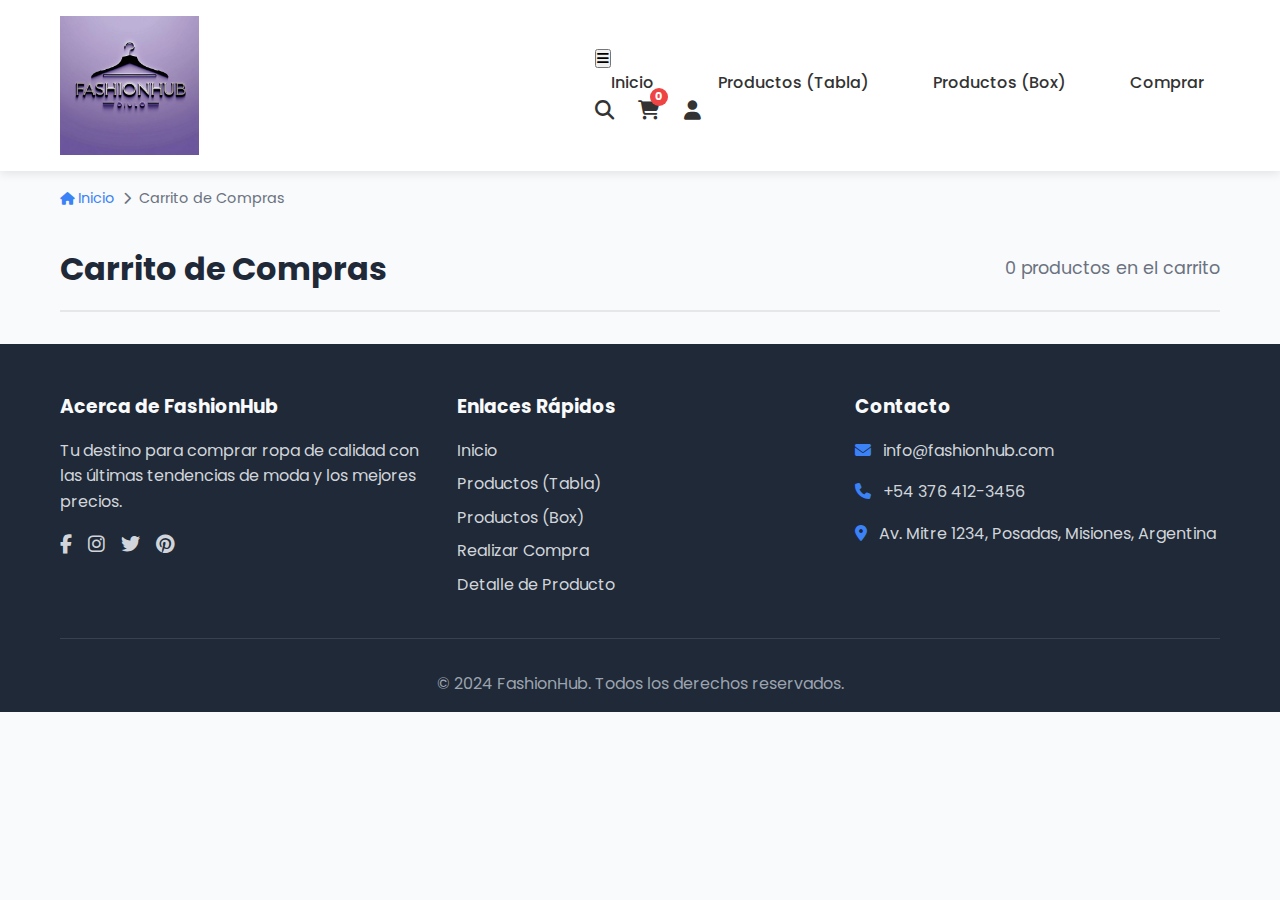
<file: carrito.html>
<!DOCTYPE html>
<html lang="es">
<head>
    <meta charset="UTF-8">
    <meta name="viewport" content="width=device-width, initial-scale=1.0">
    <title>Carrito de Compras - FashionHub</title>
    <link rel="stylesheet" href="css/styles.css">
    <link rel="stylesheet" href="https://cdnjs.cloudflare.com/ajax/libs/font-awesome/6.4.0/css/all.min.css">
    <link href="https://fonts.googleapis.com/css2?family=Poppins:wght@300;400;500;600;700&display=swap" rel="stylesheet">
    <style>
        .cart-header {
            display: flex;
            justify-content: space-between;
            align-items: center;
            margin-bottom: 2rem;
            padding-bottom: 1rem;
            border-bottom: 2px solid #e5e7eb;
        }
        
        .cart-stats {
            color: #6b7280;
            font-size: 1.1rem;
        }
        
        .cart-container {
            display: grid;
            grid-template-columns: 2fr 1fr;
            gap: 2rem;
            margin-bottom: 2rem;
        }
        
        .cart-items {
            background: white;
            border-radius: 12px;
            box-shadow: 0 4px 6px rgba(0,0,0,0.1);
            overflow: hidden;
        }
        
        .cart-item {
            display: grid;
            grid-template-columns: 100px 1fr auto auto auto;
            gap: 1rem;
            align-items: center;
            padding: 1.5rem;
            border-bottom: 1px solid #e5e7eb;
            transition: background-color 0.3s ease;
        }
        
        .cart-item:hover {
            background: #f9fafb;
        }
        
        .cart-item:last-child {
            border-bottom: none;
        }
        
        .item-image {
            width: 80px;
            height: 80px;
            background: #f8fafc;
            border-radius: 8px;
            display: flex;
            align-items: center;
            justify-content: center;
            overflow: hidden;
        }
        
        .item-image i {
            font-size: 2rem;
            color: #64748b;
        }
        
        .item-image img {
            width: 100%;
            height: 100%;
            object-fit: cover;
            border-radius: 6px;
        }
        
        .item-details {
            flex: 1;
        }
        
        .item-name {
            font-weight: 600;
            color: #374151;
            margin-bottom: 0.5rem;
            font-size: 1.1rem;
        }
        
        .item-variant {
            color: #6b7280;
            font-size: 0.9rem;
            margin-bottom: 0.25rem;
        }
        
        .item-sku {
            color: #9ca3af;
            font-size: 0.8rem;
        }
        
        .item-quantity {
            display: flex;
            align-items: center;
            gap: 0.5rem;
        }
        
        .quantity-btn {
            width: 32px;
            height: 32px;
            border: 1px solid #d1d5db;
            background: white;
            border-radius: 6px;
            cursor: pointer;
            transition: all 0.3s;
            display: flex;
            align-items: center;
            justify-content: center;
        }
        
        .quantity-btn:hover {
            background: #f9fafb;
            border-color: #9ca3af;
        }
        
        .quantity-btn:disabled {
            background: #f3f4f6;
            color: #9ca3af;
            cursor: not-allowed;
        }
        
        .quantity-input {
            width: 50px;
            text-align: center;
            padding: 6px;
            border: 1px solid #d1d5db;
            border-radius: 6px;
            font-size: 0.9rem;
        }
        
        .item-price {
            text-align: right;
            min-width: 120px;
        }
        
        .item-price .price {
            font-weight: 600;
            color: #1f2937;
            font-size: 1.1rem;
            display: block;
        }
        
        .item-price .original-price {
            text-decoration: line-through;
            color: #9ca3af;
            font-size: 0.8rem;
        }
        
        .remove-btn {
            background: none;
            border: none;
            color: #ef4444;
            cursor: pointer;
            padding: 8px;
            border-radius: 6px;
            transition: background 0.3s;
            font-size: 1.1rem;
        }
        
        .remove-btn:hover {
            background: #fef2f2;
        }
        
        .cart-summary {
            background: white;
            padding: 2rem;
            border-radius: 12px;
            box-shadow: 0 4px 6px rgba(0,0,0,0.1);
            height: fit-content;
            position: sticky;
            top: 2rem;
        }
        
        .summary-title {
            margin-bottom: 1.5rem;
            color: #1f2937;
            font-size: 1.5rem;
            text-align: center;
        }
        
        .promo-section {
            margin-bottom: 1.5rem;
            padding-bottom: 1.5rem;
            border-bottom: 1px solid #e5e7eb;
        }
        
        .promo-label {
            display: block;
            margin-bottom: 0.5rem;
            font-weight: 500;
            color: #374151;
        }
        
        .promo-input-group {
            display: flex;
            gap: 0.5rem;
        }
        
        .promo-input {
            flex: 1;
            padding: 10px 12px;
            border: 1px solid #d1d5db;
            border-radius: 6px;
            font-size: 0.9rem;
        }
        
        .promo-btn {
            padding: 10px 16px;
            background: #3b82f6;
            color: white;
            border: none;
            border-radius: 6px;
            cursor: pointer;
            transition: background 0.3s;
            font-size: 0.9rem;
            white-space: nowrap;
        }
        
        .promo-btn:hover {
            background: #2563eb;
        }
        
        .summary-totals {
            margin-bottom: 1.5rem;
        }
        
        .total-row {
            display: flex;
            justify-content: space-between;
            padding: 0.75rem 0;
            color: #6b7280;
        }
        
        .total-row.final-total {
            border-top: 2px solid #e5e7eb;
            margin-top: 0.5rem;
            padding-top: 1rem;
            font-weight: 700;
            color: #1f2937;
            font-size: 1.2rem;
        }
        
        .total-value.discount {
            color: #ef4444;
        }
        
        .summary-actions {
            display: flex;
            flex-direction: column;
            gap: 1rem;
            margin-bottom: 1.5rem;
        }
        
        .checkout-btn {
            width: 100%;
            padding: 1rem;
            background: #10b981;
            color: white;
            border: none;
            border-radius: 8px;
            font-size: 1.1rem;
            font-weight: 600;
            cursor: pointer;
            transition: background 0.3s;
            text-align: center;
            text-decoration: none;
            display: flex;
            align-items: center;
            justify-content: center;
            gap: 0.5rem;
        }
        
        .checkout-btn:hover {
            background: #059669;
        }
        
        .continue-btn {
            width: 100%;
            padding: 1rem;
            background: white;
            color: #374151;
            border: 2px solid #d1d5db;
            border-radius: 8px;
            font-size: 1rem;
            font-weight: 500;
            cursor: pointer;
            transition: all 0.3s;
            text-align: center;
            text-decoration: none;
            display: flex;
            align-items: center;
            justify-content: center;
            gap: 0.5rem;
        }
        
        .continue-btn:hover {
            background: #f9fafb;
            border-color: #9ca3af;
        }
        
        .security-features {
            display: flex;
            flex-direction: column;
            gap: 0.75rem;
            padding-top: 1.5rem;
            border-top: 1px solid #e5e7eb;
        }
        
        .security-item {
            display: flex;
            align-items: center;
            gap: 0.75rem;
            color: #6b7280;
            font-size: 0.9rem;
        }
        
        .security-item i {
            color: #10b981;
            font-size: 1rem;
        }
        
        .cart-empty {
            text-align: center;
            padding: 4rem 2rem;
            background: white;
            border-radius: 12px;
            box-shadow: 0 4px 6px rgba(0,0,0,0.1);
            display: none;
        }
        
        .empty-icon {
            font-size: 4rem;
            color: #cbd5e1;
            margin-bottom: 1.5rem;
        }
        
        .cart-empty h3 {
            color: #475569;
            margin-bottom: 1rem;
            font-size: 1.5rem;
        }
        
        .cart-empty p {
            color: #64748b;
            margin-bottom: 2rem;
            font-size: 1.1rem;
        }
        
        /* Estados especiales */
        .low-stock {
            color: #f59e0b;
            font-size: 0.8rem;
            font-weight: 500;
        }
        
        .out-of-stock {
            color: #ef4444;
            font-size: 0.8rem;
            font-weight: 500;
        }
        
        .item-unavailable {
            opacity: 0.6;
            background: #f9fafb;
        }
        
        .item-unavailable .item-name {
            color: #9ca3af;
        }

        /* Estilos para notificaciones */
        .notification {
            position: fixed;
            top: 100px;
            right: 20px;
            background: white;
            padding: 15px 20px;
            border-radius: 8px;
            box-shadow: 0 5px 15px rgba(0,0,0,0.2);
            border-left: 4px solid #10b981;
            transform: translateX(400px);
            transition: transform 0.3s ease;
            z-index: 10000;
            max-width: 300px;
        }
        
        .notification.active {
            transform: translateX(0);
        }
        
        .notification.error {
            border-left-color: #ef4444;
        }
        
        .notification.warning {
            border-left-color: #f59e0b;
        }
        
        .notification.info {
            border-left-color: #3b82f6;
        }
        
        .close-notification {
            background: none;
            border: none;
            font-size: 18px;
            cursor: pointer;
            margin-left: 10px;
            color: #6b7280;
        }

        .hidden {
            display: none !important;
        }
        
        @media (max-width: 1024px) {
            .cart-container {
                grid-template-columns: 1fr;
                gap: 1.5rem;
            }
            
            .cart-summary {
                position: static;
            }
        }
        
        @media (max-width: 768px) {
            .cart-header {
                flex-direction: column;
                gap: 1rem;
                text-align: center;
            }
            
            .cart-item {
                grid-template-columns: 80px 1fr;
                gap: 1rem;
                text-align: center;
            }
            
            .item-quantity,
            .item-price,
            .remove-btn {
                grid-column: 1 / -1;
                justify-content: center;
            }
            
            .item-quantity {
                order: 3;
            }
            
            .item-price {
                order: 4;
                text-align: center;
            }
            
            .remove-btn {
                order: 5;
                justify-self: center;
            }
            
            .promo-input-group {
                flex-direction: column;
            }
        }
        
        @media (max-width: 480px) {
            .cart-item {
                padding: 1rem;
            }
            
            .item-image {
                width: 60px;
                height: 60px;
            }
            
            .summary-actions {
                gap: 0.75rem;
            }
            
            .checkout-btn,
            .continue-btn {
                padding: 0.875rem;
                font-size: 1rem;
            }
        }
    </style>
</head>
<body>
    <header id="mainHeader">
        <div class="container">
            <div class="header-content">
                <a href="index.html" class="logo">
                    <img src="Imagenes_pagina_web/Logo_mejor.png" alt="FashionHub Logo" class="logo-img">
                </a>
                
                <nav>
                    <button class="mobile-menu-btn" aria-label="Abrir menú de navegación">
                        <i class="fas fa-bars"></i>
                    </button>
                    <ul class="nav-links">
                        <li><a href="index.html">Inicio</a></li>
                        <li><a href="listado_tabla.html">Productos (Tabla)</a></li>
                        <li><a href="listado_box.html">Productos (Box)</a></li>
                        <li><a href="comprar.html">Comprar</a></li>
                    </ul>
                    
                    <div class="nav-icons">
                        <a href="buscar.html" aria-label="Buscar productos" title="Buscar productos"><i class="fas fa-search"></i></a>
                        <a href="carrito.html" aria-label="Ver carrito de compras" title="Carrito de compras"><i class="fas fa-shopping-cart"></i><span class="cart-count">0</span></a>
                        <a href="cuenta.html" aria-label="Iniciar sesión o ver cuenta" title="Mi cuenta"><i class="fas fa-user"></i></a>
                    </div>
                </nav>
            </div>
        </div>
    </header>

    <main class="container">
        <nav aria-label="Migas de pan" class="breadcrumb">
            <a href="index.html"><i class="fas fa-home"></i> Inicio</a>
            <i class="fas fa-chevron-right"></i>
            <span>Carrito de Compras</span>
        </nav>

        <div class="cart-header">
            <h1 class="page-title">Carrito de Compras</h1>
            <div class="cart-stats">
                <span class="items-count">0 productos en el carrito</span>
            </div>
        </div>

        <div class="cart-container" id="cartContainer">
            <div class="cart-items" id="cartItemsContainer">
                <!-- Los items del carrito se generarán dinámicamente -->
            </div>

            <div class="cart-summary">
                <h3 class="summary-title">Resumen del Pedido</h3>
                
                <div class="promo-section">
                    <label for="promoCode" class="promo-label">Código de Descuento</label>
                    <div class="promo-input-group">
                        <input type="text" id="promoCode" class="promo-input" placeholder="Ingresa tu código" title="Código de descuento">
                        <button type="button" class="promo-btn" title="Aplicar código de descuento">Aplicar</button>
                    </div>
                </div>

                <div class="summary-totals">
                    <div class="total-row">
                        <span class="total-label">Subtotal</span>
                        <span class="total-value" id="subtotal">$0</span>
                    </div>
                    
                    <div class="total-row">
                        <span class="total-label">Descuento</span>
                        <span class="total-value discount" id="discount">$0</span>
                    </div>
                    
                    <div class="total-row">
                        <span class="total-label">Envío</span>
                        <span class="total-value" id="shipping">$0</span>
                    </div>
                    
                    <div class="total-row">
                        <span class="total-label">Impuestos</span>
                        <span class="total-value">$0</span>
                    </div>
                    
                    <div class="total-row final-total">
                        <span class="total-label">Total</span>
                        <span class="total-value" id="total">$0</span>
                    </div>
                </div>

                <div class="summary-actions">
                    <a href="comprar.html" class="checkout-btn" title="Proceder al proceso de pago" id="checkoutBtn">
                        <i class="fas fa-credit-card"></i> Proceder al Pago
                    </a>
                    <a href="listado_box.html" class="continue-btn" title="Continuar comprando">
                        <i class="fas fa-shopping-bag"></i> Seguir Comprando
                    </a>
                </div>

                <div class="security-features">
                    <div class="security-item">
                        <i class="fas fa-shield-alt"></i>
                        <span>Compra 100% segura</span>
                    </div>
                    <div class="security-item">
                        <i class="fas fa-truck"></i>
                        <span>Envío gratis desde $100.000</span>
                    </div>
                    <div class="security-item">
                        <i class="fas fa-undo"></i>
                        <span>Devoluciones en 30 días</span>
                    </div>
                </div>
            </div>
        </div>

        <!-- Esta sección está oculta por defecto (se mostraría si el carrito está vacío) -->
        <div class="cart-empty" id="emptyCart">
            <div class="empty-icon">
                <i class="fas fa-shopping-cart"></i>
            </div>
            <h3>Tu carrito está vacío</h3>
            <p>¡Descubre nuestras increíbles ofertas y añade productos a tu carrito!</p>
            <a href="listado_box.html" class="btn btn-primary" title="Explorar productos disponibles">Explorar Productos</a>
        </div>
    </main>

    <footer>
        <div class="container">
            <div class="footer-content">
                <div class="footer-section">
                    <h3>Acerca de FashionHub</h3>
                    <p>Tu destino para comprar ropa de calidad con las últimas tendencias de moda y los mejores precios.</p>
                    <div class="social-icons">
                        <a href="#" aria-label="Síguenos en Facebook" title="Facebook"><i class="fab fa-facebook-f"></i></a>
                        <a href="#" aria-label="Síguenos en Instagram" title="Instagram"><i class="fab fa-instagram"></i></a>
                        <a href="#" aria-label="Síguenos en Twitter" title="Twitter"><i class="fab fa-twitter"></i></a>
                        <a href="#" aria-label="Síguenos en Pinterest" title="Pinterest"><i class="fab fa-pinterest"></i></a>
                    </div>
                </div>
                
                <div class="footer-section">
                    <h3>Enlaces Rápidos</h3>
                    <ul class="footer-links">
                        <li><a href="index.html">Inicio</a></li>
                        <li><a href="listado_tabla.html">Productos (Tabla)</a></li>
                        <li><a href="listado_box.html">Productos (Box)</a></li>
                        <li><a href="comprar.html">Realizar Compra</a></li>
                        <li><a href="producto.html">Detalle de Producto</a></li>
                    </ul>
                </div>
                
                <div class="footer-section">
                    <h3>Contacto</h3>
                    <p><i class="fas fa-envelope"></i> info@fashionhub.com</p>
                    <p><i class="fas fa-phone"></i> +54 376 412-3456</p>
                    <p><i class="fas fa-map-marker-alt"></i> Av. Mitre 1234, Posadas, Misiones, Argentina</p>
                </div>
            </div>
            
            <div class="footer-bottom">
                <p>&copy; 2024 FashionHub. Todos los derechos reservados.</p>
            </div>
        </div>
    </footer>

    <script>
        // JavaScript específico para carrito.html
        class CarritoCompras {
            constructor() {
                this.cartItems = JSON.parse(localStorage.getItem('cartItems')) || [];
                this.promoCode = '';
                this.init();
            }

            init() {
                this.loadCartItems();
                this.initQuantityControls();
                this.initRemoveButtons();
                this.initPromoCode();
                this.initCheckout();
                this.updateCartDisplay();
            }

            loadCartItems() {
                // Si hay items en localStorage, cargarlos
                if (this.cartItems.length > 0) {
                    this.renderCartItems();
                } else {
                    // Mostrar carrito vacío
                    this.showEmptyCart();
                }
            }

            renderCartItems() {
                const cartItemsContainer = document.getElementById('cartItemsContainer');
                const itemsCount = document.querySelector('.items-count');
                
                if (this.cartItems.length === 0) {
                    this.showEmptyCart();
                    return;
                }

                cartItemsContainer.innerHTML = '';
                
                this.cartItems.forEach(item => {
                    const cartItem = document.createElement('div');
                    cartItem.className = 'cart-item';
                    cartItem.dataset.id = item.id;
                    
                    cartItem.innerHTML = `
                        <div class="item-image">
                            <img src="${item.image || 'Imagenes_pagina_web/camiseta basica algodon hombre.png'}" alt="${item.name}">
                        </div>
                        <div class="item-details">
                            <h3 class="item-name">${item.name}</h3>
                            <div class="item-variant">${item.variant ? `Color: ${item.variant.color}, Talla: ${item.variant.size}` : 'Sin variantes'}</div>
                            <div class="item-sku">SKU: ${item.sku || 'N/A'}</div>
                        </div>
                        <div class="item-quantity">
                            <button type="button" class="quantity-btn" aria-label="Reducir cantidad de ${item.name}" title="Reducir cantidad">-</button>
                            <input type="number" class="quantity-input" value="${item.quantity}" min="1" max="10" aria-label="Cantidad de ${item.name}" title="Cantidad">
                            <button type="button" class="quantity-btn" aria-label="Aumentar cantidad de ${item.name}" title="Aumentar cantidad">+</button>
                        </div>
                        <div class="item-price">
                            <span class="price">$${(item.price * item.quantity).toLocaleString()}</span>
                            ${item.originalPrice ? `<span class="original-price">$${item.originalPrice.toLocaleString()}</span>` : ''}
                        </div>
                        <button type="button" class="remove-btn" aria-label="Eliminar ${item.name} del carrito" title="Eliminar producto">
                            <i class="fas fa-trash"></i>
                        </button>
                    `;
                    
                    cartItemsContainer.appendChild(cartItem);
                });

                // Actualizar contador
                const totalItems = this.cartItems.reduce((sum, item) => sum + item.quantity, 0);
                itemsCount.textContent = `${totalItems} producto${totalItems !== 1 ? 's' : ''} en el carrito`;

                // Calcular totales
                this.calculateTotals();
            }

            initQuantityControls() {
                document.addEventListener('click', (e) => {
                    if (e.target.classList.contains('quantity-btn')) {
                        const button = e.target;
                        const cartItem = button.closest('.cart-item');
                        const productId = cartItem.dataset.id;
                        const quantityInput = cartItem.querySelector('.quantity-input');
                        let quantity = parseInt(quantityInput.value);
                        const max = parseInt(quantityInput.max) || 10;

                        if (button.textContent === '+' && quantity < max) {
                            quantity++;
                        } else if (button.textContent === '-' && quantity > 1) {
                            quantity--;
                        }

                        quantityInput.value = quantity;
                        this.updateItemQuantity(productId, quantity);
                        this.updateQuantityButtons(cartItem, quantity, max);
                    }
                });

                // Event listeners para inputs de cantidad
                document.addEventListener('change', (e) => {
                    if (e.target.classList.contains('quantity-input')) {
                        const cartItem = e.target.closest('.cart-item');
                        const productId = cartItem.dataset.id;
                        let quantity = parseInt(e.target.value);
                        const max = parseInt(e.target.max) || 10;

                        if (isNaN(quantity) || quantity < 1) {
                            quantity = 1;
                        } else if (quantity > max) {
                            quantity = max;
                        }

                        e.target.value = quantity;
                        this.updateItemQuantity(productId, quantity);
                        this.updateQuantityButtons(cartItem, quantity, max);
                    }
                });
            }

            initRemoveButtons() {
                document.addEventListener('click', (e) => {
                    if (e.target.closest('.remove-btn')) {
                        const button = e.target.closest('.remove-btn');
                        const cartItem = button.closest('.cart-item');
                        const productId = cartItem.dataset.id;
                        const productName = cartItem.querySelector('.item-name').textContent;
                        
                        this.removeItem(productId, productName);
                    }
                });
            }

            initPromoCode() {
                const promoBtn = document.querySelector('.promo-btn');
                const promoInput = document.getElementById('promoCode');
                
                promoBtn.addEventListener('click', () => {
                    this.applyPromoCode(promoInput.value.trim());
                });
                
                promoInput.addEventListener('keypress', (e) => {
                    if (e.key === 'Enter') {
                        this.applyPromoCode(promoInput.value.trim());
                    }
                });
            }

            initCheckout() {
                const checkoutBtn = document.getElementById('checkoutBtn');
                
                checkoutBtn.addEventListener('click', (e) => {
                    if (this.cartItems.length === 0) {
                        e.preventDefault();
                        this.showNotification('Tu carrito está vacío', 'error');
                    }
                });
            }

            updateItemQuantity(productId, quantity) {
                const item = this.cartItems.find(item => item.id === productId);
                if (item) {
                    item.quantity = quantity;
                    this.saveCart();
                    this.calculateTotals();
                    this.showNotification('Cantidad actualizada', 'success');
                }
            }

            updateQuantityButtons(cartItem, quantity, max) {
                const decreaseBtn = cartItem.querySelector('.quantity-btn:first-child');
                const increaseBtn = cartItem.querySelector('.quantity-btn:last-child');
                
                decreaseBtn.disabled = quantity <= 1;
                increaseBtn.disabled = quantity >= max;
            }

            removeItem(productId, productName) {
                this.cartItems = this.cartItems.filter(item => item.id !== productId);
                this.saveCart();
                this.renderCartItems();
                this.showNotification(`${productName} eliminado del carrito`, 'success');
            }

            applyPromoCode(code) {
                if (!code) {
                    this.showNotification('Por favor, ingresa un código de descuento', 'warning');
                    return;
                }

                // Simular validación de código promocional
                const validPromoCodes = {
                    'FASHION10': 0.1,
                    'VERANO20': 0.2,
                    'BIENVENIDO': 0.15
                };

                if (validPromoCodes[code.toUpperCase()]) {
                    const discount = validPromoCodes[code.toUpperCase()];
                    this.promoCode = code.toUpperCase();
                    this.showNotification(`¡Código ${code} aplicado! ${discount * 100}% de descuento`, 'success');
                    this.calculateTotals();
                } else {
                    this.showNotification('Código de descuento inválido', 'error');
                }
            }

            calculateTotals() {
                const subtotal = this.cartItems.reduce((sum, item) => sum + (item.price * item.quantity), 0);
                const discount = this.promoCode ? subtotal * this.getDiscountRate() : 0;
                const shipping = subtotal > 100000 ? 0 : 9900;
                const total = subtotal - discount + shipping;

                // Actualizar UI
                this.updateTotalsUI(subtotal, discount, shipping, total);
            }

            getDiscountRate() {
                const rates = {
                    'FASHION10': 0.1,
                    'VERANO20': 0.2,
                    'BIENVENIDO': 0.15
                };
                return rates[this.promoCode] || 0;
            }

            updateTotalsUI(subtotal, discount, shipping, total) {
                document.getElementById('subtotal').textContent = this.formatPrice(subtotal);
                document.getElementById('discount').textContent = this.formatPrice(-discount);
                document.getElementById('shipping').textContent = 
                    shipping === 0 ? 'GRATIS' : this.formatPrice(shipping);
                document.getElementById('total').textContent = this.formatPrice(total);
            }

            showEmptyCart() {
                document.getElementById('cartContainer').classList.add('hidden');
                document.getElementById('emptyCart').classList.remove('hidden');
                document.querySelector('.items-count').textContent = '0 productos en el carrito';
            }

            updateCartDisplay() {
                const cartCount = document.querySelector('.cart-count');
                const totalItems = this.cartItems.reduce((sum, item) => sum + item.quantity, 0);
                
                if (cartCount) {
                    if (totalItems > 0) {
                        cartCount.textContent = totalItems;
                    } else {
                        cartCount.textContent = '0';
                    }
                }
            }

            saveCart() {
                localStorage.setItem('cartItems', JSON.stringify(this.cartItems));
                this.updateCartDisplay();
            }

            formatPrice(price) {
                return `$${price.toLocaleString()}`;
            }

            showNotification(message, type = 'success') {
                const notification = document.createElement('div');
                notification.className = `notification ${type}`;
                notification.innerHTML = `
                    <span>${message}</span>
                    <button class="close-notification">&times;</button>
                `;
                
                document.body.appendChild(notification);

                setTimeout(() => {
                    notification.classList.add('active');
                }, 10);

                notification.querySelector('.close-notification').addEventListener('click', () => {
                    notification.remove();
                });

                setTimeout(() => {
                    if (notification.parentNode) {
                        notification.classList.remove('active');
                        setTimeout(() => {
                            if (notification.parentNode) {
                                notification.remove();
                            }
                        }, 300);
                    }
                }, 4000);
            }
        }

        // Inicializar cuando el DOM esté listo
        document.addEventListener('DOMContentLoaded', () => {
            window.carritoCompras = new CarritoCompras();
        });
    </script>
</body>
</html>
</file>
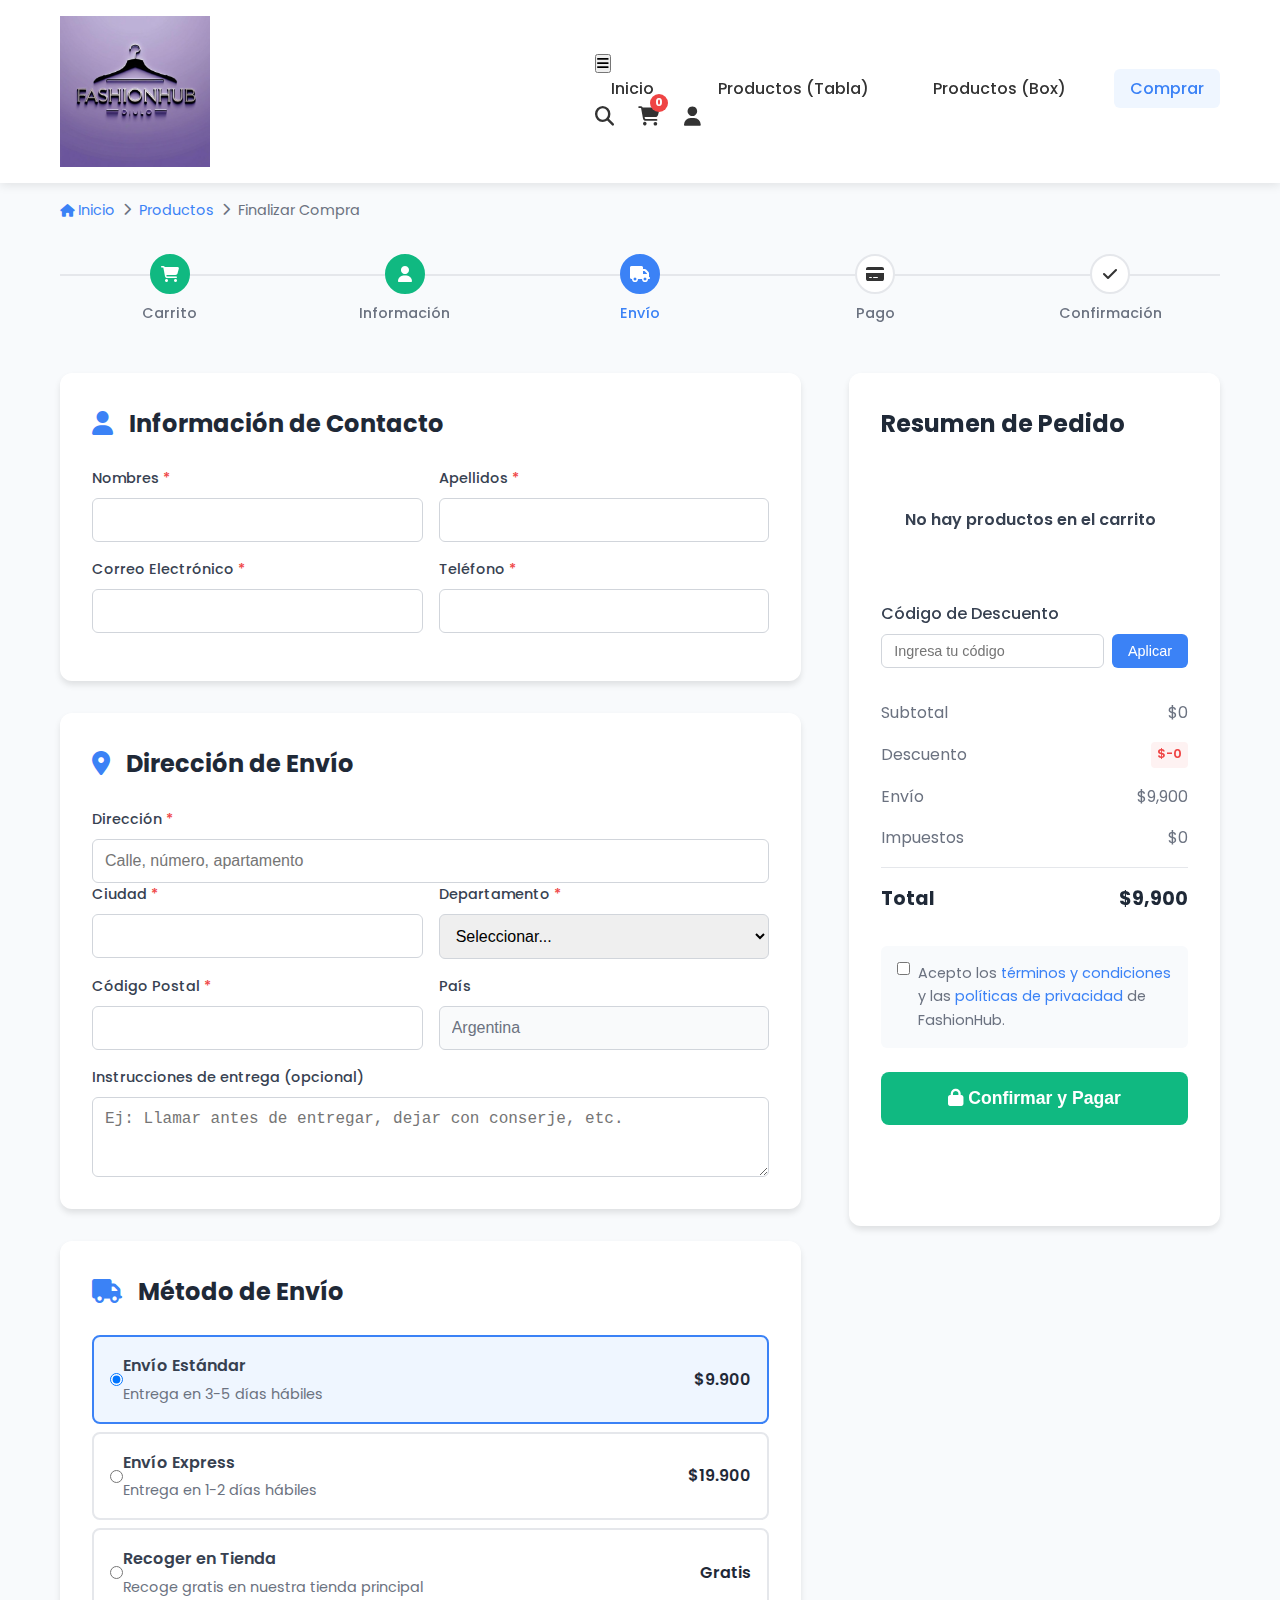
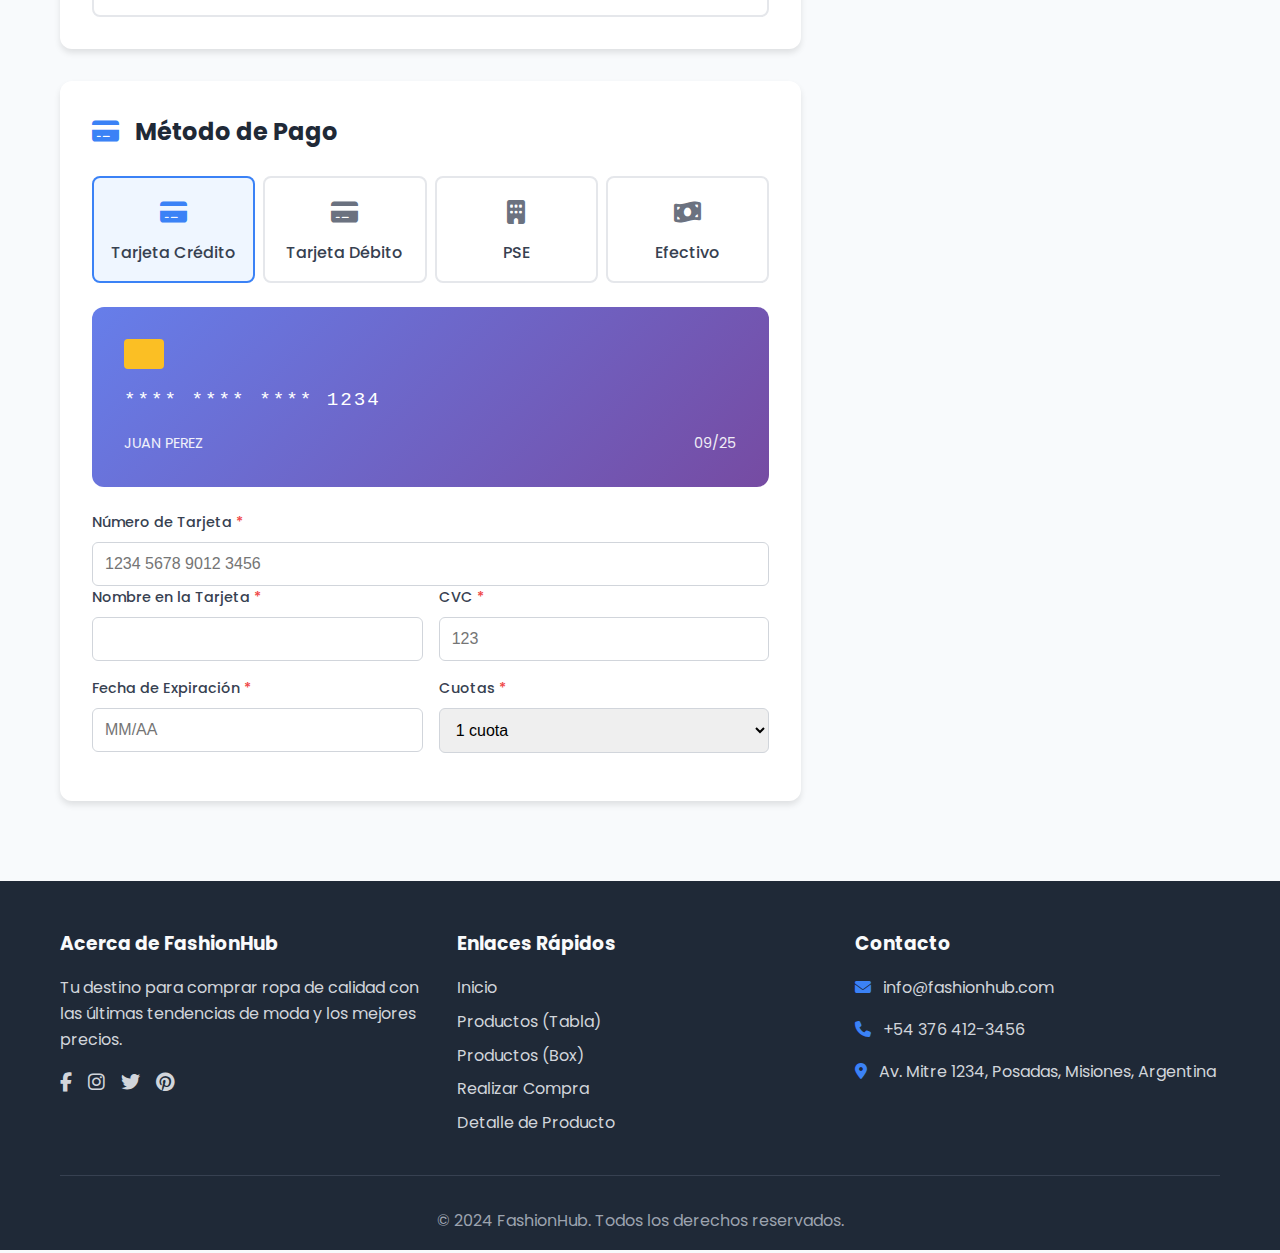
<file: comprar.html>
<!DOCTYPE html>
<html lang="es">
<head>
    <meta charset="UTF-8">
    <meta name="viewport" content="width=device-width, initial-scale=1.0">
    <title>Finalizar Compra - FashionHub</title>
    <link rel="stylesheet" href="css/styles.css">
    <link rel="stylesheet" href="https://cdnjs.cloudflare.com/ajax/libs/font-awesome/6.4.0/css/all.min.css">
    <link href="https://fonts.googleapis.com/css2?family=Poppins:wght@300;400;500;600;700&display=swap" rel="stylesheet">
    <style>
        /* Estilos específicos para el logo igual que en index.html */
        .logo-img {
            max-width: 150px;
            height: auto;
            width: auto;
            object-fit: contain;
        }
        
        /* Estilos para el modal de búsqueda */
        .search-modal {
            display: none;
            position: fixed;
            top: 0;
            left: 0;
            width: 100%;
            height: 100%;
            background: rgba(0,0,0,0.8);
            z-index: 2000;
            justify-content: center;
            align-items: flex-start;
            padding-top: 100px;
        }
        
        .search-modal.active {
            display: flex;
        }
        
        .search-modal-content {
            background: white;
            padding: 2rem;
            border-radius: 12px;
            width: 90%;
            max-width: 600px;
            position: relative;
        }
        
        .close-search {
            position: absolute;
            top: 15px;
            right: 15px;
            background: none;
            border: none;
            font-size: 1.5rem;
            cursor: pointer;
            color: #666;
        }
        
        .search-modal-input {
            width: 100%;
            padding: 15px;
            border: 2px solid #e2e8f0;
            border-radius: 8px;
            font-size: 16px;
            margin-bottom: 1rem;
        }
        
        .search-modal-btn {
            width: 100%;
            padding: 15px;
            background: #3b82f6;
            color: white;
            border: none;
            border-radius: 8px;
            font-size: 16px;
            cursor: pointer;
            transition: background 0.3s;
        }
        
        .search-modal-btn:hover {
            background: #2563eb;
        }

        /* Estilos para las secciones que tenían estilos inline */
        .search-suggestions {
            margin-top: 1.5rem;
        }

        .suggestions-title {
            color: #666;
            margin-bottom: 10px;
        }

        .login-options-section {
            margin-top: 20px;
            padding-top: 20px;
            border-top: 1px solid #eee;
        }

        /* Estilos específicos para checkout */
        .checkout-progress {
            display: flex;
            justify-content: space-between;
            margin-bottom: 3rem;
            position: relative;
            width: 100%;
            flex-wrap: wrap;
            gap: 1rem;
        }

        .checkout-progress::before {
            content: '';
            position: absolute;
            top: 20px;
            left: 0;
            right: 0;
            height: 2px;
            background: #e5e7eb;
            z-index: 1;
        }

        .progress-step {
            display: flex;
            flex-direction: column;
            align-items: center;
            position: relative;
            z-index: 2;
            flex: 1;
            min-width: 100px;
        }

        .step-icon {
            width: 40px;
            height: 40px;
            background: white;
            border: 2px solid #e5e7eb;
            border-radius: 50%;
            display: flex;
            align-items: center;
            justify-content: center;
            margin-bottom: 0.5rem;
            transition: all 0.3s;
        }

        .progress-step.completed .step-icon {
            background: #10b981;
            border-color: #10b981;
            color: white;
        }

        .progress-step.active .step-icon {
            background: #3b82f6;
            border-color: #3b82f6;
            color: white;
        }

        .step-label {
            font-size: 0.9rem;
            color: #6b7280;
            font-weight: 500;
            text-align: center;
        }

        .progress-step.active .step-label {
            color: #3b82f6;
        }

        .checkout-container {
            display: grid;
            grid-template-columns: 2fr 1fr;
            gap: 3rem;
            margin-bottom: 3rem;
            width: 100%;
        }

        .checkout-form {
            background: white;
            padding: 2rem;
            border-radius: 12px;
            box-shadow: 0 4px 6px rgba(0,0,0,0.1);
            margin-bottom: 2rem;
            width: 100%;
        }

        .form-header {
            display: flex;
            align-items: center;
            gap: 1rem;
            margin-bottom: 1.5rem;
            flex-wrap: wrap;
        }

        .form-icon {
            font-size: 1.5rem;
            color: #3b82f6;
        }

        .form-title {
            color: #1f2937;
            font-size: 1.5rem;
        }

        .form-row {
            display: grid;
            grid-template-columns: 1fr 1fr;
            gap: 1rem;
            margin-bottom: 1rem;
            width: 100%;
        }

        .form-group {
            display: flex;
            flex-direction: column;
            gap: 0.5rem;
            width: 100%;
        }

        .form-group label {
            font-weight: 500;
            color: #374151;
            font-size: 0.9rem;
        }

        .form-group label.required::after {
            content: '*';
            color: #ef4444;
            margin-left: 4px;
        }

        .form-input {
            padding: 12px;
            border: 1px solid #d1d5db;
            border-radius: 6px;
            font-size: 1rem;
            transition: all 0.3s;
            width: 100%;
        }

        .form-input:focus {
            outline: none;
            border-color: #3b82f6;
            box-shadow: 0 0 0 3px rgba(59, 130, 246, 0.1);
        }

        .form-input[readonly] {
            background: #f9fafb;
            color: #6b7280;
        }

        .shipping-methods,
        .payment-methods {
            display: flex;
            flex-direction: column;
            gap: 0.5rem;
            width: 100%;
        }

        .shipping-method,
        .payment-method {
            display: flex;
            align-items: center;
            justify-content: space-between;
            padding: 1rem;
            border: 2px solid #e5e7eb;
            border-radius: 8px;
            cursor: pointer;
            transition: all 0.3s;
            width: 100%;
        }

        .shipping-method.selected,
        .payment-method.selected {
            border-color: #3b82f6;
            background: #eff6ff;
        }

        .shipping-info {
            flex: 1;
        }

        .shipping-name {
            font-weight: 600;
            color: #374151;
            margin-bottom: 0.25rem;
        }

        .shipping-details {
            color: #6b7280;
            font-size: 0.9rem;
        }

        .shipping-price {
            font-weight: 600;
            color: #1f2937;
        }

        .payment-methods {
            display: grid;
            grid-template-columns: repeat(auto-fit, minmax(120px, 1fr));
            gap: 0.5rem;
            margin-bottom: 1.5rem;
            width: 100%;
        }

        .payment-method {
            flex-direction: column;
            text-align: center;
            padding: 1rem 0.5rem;
        }

        .payment-icon {
            font-size: 1.5rem;
            color: #6b7280;
            margin-bottom: 0.5rem;
        }

        .payment-method.selected .payment-icon {
            color: #3b82f6;
        }

        .payment-name {
            font-weight: 500;
            color: #374151;
        }

        .card-form {
            display: none;
            width: 100%;
        }

        .card-form.active {
            display: block;
        }

        .card-preview {
            background: linear-gradient(135deg, #667eea 0%, #764ba2 100%);
            color: white;
            padding: 2rem;
            border-radius: 12px;
            margin-bottom: 1.5rem;
            position: relative;
            overflow: hidden;
            width: 100%;
        }

        .card-chip {
            width: 40px;
            height: 30px;
            background: #fbbf24;
            border-radius: 4px;
            margin-bottom: 1rem;
        }

        .card-number {
            font-size: 1.2rem;
            letter-spacing: 2px;
            margin-bottom: 1rem;
            font-family: monospace;
        }

        .card-details {
            display: flex;
            justify-content: space-between;
            flex-wrap: wrap;
            gap: 1rem;
        }

        .card-name {
            font-size: 0.9rem;
            opacity: 0.9;
        }

        .card-expiry {
            font-size: 0.9rem;
            opacity: 0.9;
        }

        /* Order Summary */
        .order-summary {
            background: white;
            padding: 2rem;
            border-radius: 12px;
            box-shadow: 0 4px 6px rgba(0,0,0,0.1);
            height: fit-content;
            position: sticky;
            top: 2rem;
            width: 100%;
        }

        .summary-title {
            margin-bottom: 1.5rem;
            color: #1f2937;
            font-size: 1.5rem;
        }

        .order-items {
            margin-bottom: 1.5rem;
            width: 100%;
        }

        .order-item {
            display: flex;
            align-items: center;
            gap: 1rem;
            padding: 1rem 0;
            border-bottom: 1px solid #e5e7eb;
            width: 100%;
        }

        .order-item:last-child {
            border-bottom: none;
        }

        .item-image {
            width: 50px;
            height: 50px;
            background: #f8fafc;
            border-radius: 6px;
            display: flex;
            align-items: center;
            justify-content: center;
            flex-shrink: 0;
        }

        .item-image img {
            width: 100%;
            height: 100%;
            object-fit: cover;
            border-radius: 4px;
        }

        .item-details {
            flex: 1;
        }

        .item-name {
            font-weight: 600;
            color: #374151;
            margin-bottom: 0.25rem;
            display: block;
            word-wrap: break-word;
        }

        .item-variant {
            color: #6b7280;
            font-size: 0.8rem;
        }

        .item-price {
            font-weight: 600;
            color: #1f2937;
        }

        .item-quantity {
            display: flex;
            align-items: center;
            gap: 0.5rem;
        }

        .quantity-btn {
            width: 24px;
            height: 24px;
            border: 1px solid #d1d5db;
            background: white;
            border-radius: 4px;
            cursor: pointer;
            display: flex;
            align-items: center;
            justify-content: center;
            font-size: 0.8rem;
        }

        .quantity-input {
            width: 40px;
            text-align: center;
            padding: 4px;
            border: 1px solid #d1d5db;
            border-radius: 4px;
            font-size: 0.8rem;
        }

        .promo-code {
            margin-bottom: 1.5rem;
            width: 100%;
        }

        .promo-label {
            display: block;
            margin-bottom: 0.5rem;
            font-weight: 500;
            color: #374151;
        }

        .promo-form {
            display: flex;
            gap: 0.5rem;
            width: 100%;
            flex-wrap: wrap;
        }

        .promo-input {
            flex: 1;
            padding: 8px 12px;
            border: 1px solid #d1d5db;
            border-radius: 6px;
            font-size: 0.9rem;
            min-width: 150px;
        }

        .promo-btn {
            padding: 8px 16px;
            background: #3b82f6;
            color: white;
            border: none;
            border-radius: 6px;
            cursor: pointer;
            transition: background 0.3s;
            font-size: 0.9rem;
        }

        .promo-btn:hover {
            background: #2563eb;
        }

        .order-totals {
            margin-bottom: 1.5rem;
            width: 100%;
        }

        .total-row {
            display: flex;
            justify-content: space-between;
            padding: 0.5rem 0;
            color: #6b7280;
            width: 100%;
        }

        .total-row.final-total {
            border-top: 1px solid #e5e7eb;
            margin-top: 0.5rem;
            padding-top: 1rem;
            font-weight: 700;
            color: #1f2937;
            font-size: 1.2rem;
        }

        .total-value.discount {
            color: #ef4444;
        }

        .terms {
            margin-bottom: 1.5rem;
            padding: 1rem;
            background: #f8fafc;
            border-radius: 6px;
            width: 100%;
        }

        .terms label {
            display: flex;
            align-items: flex-start;
            gap: 0.5rem;
            cursor: pointer;
            width: 100%;
        }

        .terms-text {
            font-size: 0.9rem;
            color: #6b7280;
        }

        .terms-text a {
            color: #3b82f6;
            text-decoration: none;
        }

        .terms-text a:hover {
            text-decoration: underline;
        }

        .submit-btn {
            width: 100%;
            padding: 1rem;
            background: #10b981;
            color: white;
            border: none;
            border-radius: 8px;
            font-size: 1.1rem;
            font-weight: 600;
            cursor: pointer;
            transition: background 0.3s;
            margin-bottom: 1rem;
        }

        .submit-btn:hover {
            background: #059669;
        }

        .continue-shopping {
            text-align: center;
            width: 100%;
        }

        .security-features {
            display: flex;
            flex-direction: column;
            gap: 0.5rem;
            margin-top: 1.5rem;
            padding-top: 1.5rem;
            border-top: 1px solid #e5e7eb;
            width: 100%;
        }

        .security-item {
            display: flex;
            align-items: center;
            gap: 0.5rem;
            color: #6b7280;
            font-size: 0.9rem;
        }

        .security-item i {
            color: #10b981;
        }

        /* Estilos para notificaciones */
        .notification {
            position: fixed;
            top: 100px;
            right: 20px;
            background: white;
            padding: 15px 20px;
            border-radius: 8px;
            box-shadow: 0 5px 15px rgba(0,0,0,0.2);
            border-left: 4px solid #10b981;
            transform: translateX(400px);
            transition: transform 0.3s ease;
            z-index: 10000;
            max-width: 300px;
        }
        
        .notification.active {
            transform: translateX(0);
        }
        
        .notification.error {
            border-left-color: #ef4444;
        }
        
        .notification.warning {
            border-left-color: #f59e0b;
        }
        
        .notification.info {
            border-left-color: #3b82f6;
        }
        
        .close-notification {
            background: none;
            border: none;
            font-size: 18px;
            cursor: pointer;
            margin-left: 10px;
            color: #6b7280;
        }

        @media (max-width: 768px) {
            .checkout-container {
                grid-template-columns: 1fr;
            }
            
            .form-row {
                grid-template-columns: 1fr;
            }
            
            .payment-methods {
                grid-template-columns: 1fr;
            }
            
            .checkout-progress {
                flex-direction: column;
                gap: 1rem;
                align-items: flex-start;
            }
            
            .checkout-progress::before {
                display: none;
            }
            
            .progress-step {
                flex-direction: row;
                gap: 1rem;
                width: 100%;
            }
        }
    </style>
</head>
<body>
    <header id="mainHeader">
        <div class="container">
            <div class="header-content">
                <a href="index.html" class="logo">
                    <img src="Imagenes_pagina_web/Logo_mejor.png" alt="FashionHub Logo" class="logo-img">
                </a>
                
                <nav>
                    <button class="mobile-menu-btn" aria-label="Abrir menú de navegación">
                        <i class="fas fa-bars"></i>
                    </button>
                    <ul class="nav-links">
                        <li><a href="index.html">Inicio</a></li>
                        <li><a href="listado_tabla.html">Productos (Tabla)</a></li>
                        <li><a href="listado_box.html">Productos (Box)</a></li>
                        <li><a href="comprar.html" class="active">Comprar</a></li>
                    </ul>
                    
                    <div class="nav-icons">
                        <a href="buscar.html" aria-label="Buscar productos" title="Buscar productos"><i class="fas fa-search"></i></a>
                        <a href="carrito.html" aria-label="Ver carrito de compras" title="Carrito de compras"><i class="fas fa-shopping-cart"></i><span class="cart-count">0</span></a>
                        <a href="cuenta.html" aria-label="Iniciar sesión o ver cuenta" title="Mi cuenta"><i class="fas fa-user"></i></a>
                    </div>
                </nav>
            </div>
        </div>
    </header>

    <div class="container">
        <nav aria-label="Migas de pan" class="breadcrumb">
            <a href="index.html"><i class="fas fa-home"></i> Inicio</a>
            <i class="fas fa-chevron-right"></i>
            <a href="listado_box.html">Productos</a>
            <i class="fas fa-chevron-right"></i>
            <span>Finalizar Compra</span>
        </nav>
        
        <div class="checkout-progress">
            <div class="progress-step completed">
                <div class="step-icon">
                    <i class="fas fa-shopping-cart"></i>
                </div>
                <div class="step-label">Carrito</div>
            </div>
            
            <div class="progress-step completed">
                <div class="step-icon">
                    <i class="fas fa-user"></i>
                </div>
                <div class="step-label">Información</div>
            </div>
            
            <div class="progress-step active">
                <div class="step-icon">
                    <i class="fas fa-truck"></i>
                </div>
                <div class="step-label">Envío</div>
            </div>
            
            <div class="progress-step">
                <div class="step-icon">
                    <i class="fas fa-credit-card"></i>
                </div>
                <div class="step-label">Pago</div>
            </div>
            
            <div class="progress-step">
                <div class="step-icon">
                    <i class="fas fa-check"></i>
                </div>
                <div class="step-label">Confirmación</div>
            </div>
        </div>
        
        <div class="checkout-container">
            <div class="checkout-column">
                <div class="checkout-form">
                    <div class="form-header">
                        <div class="form-icon">
                            <i class="fas fa-user"></i>
                        </div>
                        <h2 class="form-title">Información de Contacto</h2>
                    </div>
                    
                    <div class="form-row">
                        <div class="form-group">
                            <label for="firstName" class="required">Nombres</label>
                            <input type="text" id="firstName" class="form-input" required>
                        </div>
                        
                        <div class="form-group">
                            <label for="lastName" class="required">Apellidos</label>
                            <input type="text" id="lastName" class="form-input" required>
                        </div>
                    </div>
                    
                    <div class="form-row">
                        <div class="form-group">
                            <label for="email" class="required">Correo Electrónico</label>
                            <input type="email" id="email" class="form-input" required>
                        </div>
                        
                        <div class="form-group">
                            <label for="phone" class="required">Teléfono</label>
                            <input type="tel" id="phone" class="form-input" required>
                        </div>
                    </div>
                </div>
                
                <div class="checkout-form">
                    <div class="form-header">
                        <div class="form-icon">
                            <i class="fas fa-map-marker-alt"></i>
                        </div>
                        <h2 class="form-title">Dirección de Envío</h2>
                    </div>
                    
                    <div class="form-group">
                        <label for="address" class="required">Dirección</label>
                        <input type="text" id="address" class="form-input" placeholder="Calle, número, apartamento" required>
                    </div>
                    
                    <div class="form-row">
                        <div class="form-group">
                            <label for="city" class="required">Ciudad</label>
                            <input type="text" id="city" class="form-input" required>
                        </div>
                        
                        <div class="form-group">
                            <label for="state" class="required">Departamento</label>
                            <select id="state" class="form-input" required>
                                <option value="">Seleccionar...</option>
                                <option value="antioquia">Antioquia</option>
                                <option value="bogota">Bogotá D.C.</option>
                                <option value="valle">Valle del Cauca</option>
                                <option value="atlantico">Atlántico</option>
                                <option value="cundinamarca">Cundinamarca</option>
                            </select>
                        </div>
                    </div>
                    
                    <div class="form-row">
                        <div class="form-group">
                            <label for="zipCode" class="required">Código Postal</label>
                            <input type="text" id="zipCode" class="form-input" required>
                        </div>
                        
                        <div class="form-group">
                            <label for="country">País</label>
                            <input type="text" id="country" class="form-input" value="Argentina" readonly>
                        </div>
                    </div>
                    
                    <div class="form-group">
                        <label for="notes">Instrucciones de entrega (opcional)</label>
                        <textarea id="notes" class="form-input" rows="3" placeholder="Ej: Llamar antes de entregar, dejar con conserje, etc."></textarea>
                    </div>
                </div>
                
                <div class="checkout-form">
                    <div class="form-header">
                        <div class="form-icon">
                            <i class="fas fa-truck"></i>
                        </div>
                        <h2 class="form-title">Método de Envío</h2>
                    </div>
                    
                    <div class="shipping-methods">
                        <label class="shipping-method selected">
                            <input type="radio" name="shipping" checked>
                            <div class="shipping-info">
                                <div class="shipping-name">Envío Estándar</div>
                                <div class="shipping-details">Entrega en 3-5 días hábiles</div>
                            </div>
                            <div class="shipping-price">$9.900</div>
                        </label>
                        
                        <label class="shipping-method">
                            <input type="radio" name="shipping">
                            <div class="shipping-info">
                                <div class="shipping-name">Envío Express</div>
                                <div class="shipping-details">Entrega en 1-2 días hábiles</div>
                            </div>
                            <div class="shipping-price">$19.900</div>
                        </label>
                        
                        <label class="shipping-method">
                            <input type="radio" name="shipping">
                            <div class="shipping-info">
                                <div class="shipping-name">Recoger en Tienda</div>
                                <div class="shipping-details">Recoge gratis en nuestra tienda principal</div>
                            </div>
                            <div class="shipping-price">Gratis</div>
                        </label>
                    </div>
                </div>
                
                <div class="checkout-form">
                    <div class="form-header">
                        <div class="form-icon">
                            <i class="fas fa-credit-card"></i>
                        </div>
                        <h2 class="form-title">Método de Pago</h2>
                    </div>
                    
                    <div class="payment-methods">
                        <label class="payment-method selected" data-method="credit">
                            <div class="payment-icon">
                                <i class="fas fa-credit-card"></i>
                            </div>
                            <div class="payment-name">Tarjeta Crédito</div>
                        </label>
                        
                        <label class="payment-method" data-method="debit">
                            <div class="payment-icon">
                                <i class="fas fa-credit-card"></i>
                            </div>
                            <div class="payment-name">Tarjeta Débito</div>
                        </label>
                        
                        <label class="payment-method" data-method="pse">
                            <div class="payment-icon">
                                <i class="fas fa-building"></i>
                            </div>
                            <div class="payment-name">PSE</div>
                        </label>
                        
                        <label class="payment-method" data-method="cash">
                            <div class="payment-icon">
                                <i class="fas fa-money-bill-wave"></i>
                            </div>
                            <div class="payment-name">Efectivo</div>
                        </label>
                    </div>
                    
                    <div class="card-form active">
                        <div class="card-preview">
                            <div class="card-chip"></div>
                            <div class="card-number">**** **** **** 1234</div>
                            <div class="card-details">
                                <div class="card-name">JUAN PEREZ</div>
                                <div class="card-expiry">09/25</div>
                            </div>
                        </div>
                        
                        <div class="form-group">
                            <label for="cardNumber" class="required">Número de Tarjeta</label>
                            <input type="text" id="cardNumber" class="form-input" placeholder="1234 5678 9012 3456" required>
                        </div>
                        
                        <div class="form-row">
                            <div class="form-group">
                                <label for="cardName" class="required">Nombre en la Tarjeta</label>
                                <input type="text" id="cardName" class="form-input" required>
                            </div>
                            
                            <div class="form-group">
                                <label for="cardCVC" class="required">CVC</label>
                                <input type="text" id="cardCVC" class="form-input" placeholder="123" required>
                            </div>
                        </div>
                        
                        <div class="form-row">
                            <div class="form-group">
                                <label for="cardExpiry" class="required">Fecha de Expiración</label>
                                <input type="text" id="cardExpiry" class="form-input" placeholder="MM/AA" required>
                            </div>
                            
                            <div class="form-group">
                                <label for="cardInstallments" class="required">Cuotas</label>
                                <select id="cardInstallments" class="form-input" required>
                                    <option value="1">1 cuota</option>
                                    <option value="3">3 cuotas sin interés</option>
                                    <option value="6">6 cuotas sin interés</option>
                                    <option value="12">12 cuotas</option>
                                </select>
                            </div>
                        </div>
                    </div>
                </div>
            </div>
            
            <div class="order-summary">
                <h2 class="summary-title">Resumen de Pedido</h2>
                
                <div class="order-items" id="orderItems">
                    <!-- Los items del pedido se generarán dinámicamente -->
                </div>
                
                <div class="promo-code">
                    <label for="promoCode" class="promo-label">Código de Descuento</label>
                    <div class="promo-form">
                        <input type="text" id="promoCode" class="promo-input" placeholder="Ingresa tu código">
                        <button class="promo-btn" title="Aplicar código de descuento">Aplicar</button>
                    </div>
                </div>
                
                <div class="order-totals">
                    <div class="total-row">
                        <span class="total-label">Subtotal</span>
                        <span class="total-value" id="subtotal">$0</span>
                    </div>
                    
                    <div class="total-row">
                        <span class="total-label">Descuento</span>
                        <span class="total-value discount" id="discount">$0</span>
                    </div>
                    
                    <div class="total-row">
                        <span class="total-label">Envío</span>
                        <span class="total-value" id="shipping">$0</span>
                    </div>
                    
                    <div class="total-row">
                        <span class="total-label">Impuestos</span>
                        <span class="total-value">$0</span>
                    </div>
                    
                    <div class="total-row final-total">
                        <span class="total-label">Total</span>
                        <span class="total-value" id="total">$0</span>
                    </div>
                </div>
                
                <div class="terms">
                    <label>
                        <input type="checkbox" id="acceptTerms" required>
                        <span class="terms-text">
                            Acepto los <a href="#" title="Términos y condiciones">términos y condiciones</a> y las <a href="#" title="Políticas de privacidad">políticas de privacidad</a> de FashionHub.
                        </span>
                    </label>
                </div>
                
                <button type="submit" class="submit-btn" id="submitOrder">
                    <i class="fas fa-lock"></i> Confirmar y Pagar
                </button>
                
                <div class="continue-shopping">
                    <a href="listado_box.html" class="btn btn-outline" title="Seguir comprando">
                        <i class="fas fa-arrow-left"></i> Seguir Comprando
                    </a>
                </div>
            </div>
        </div>
    </div>

    <footer>
        <div class="container">
            <div class="footer-content">
                <div class="footer-section">
                    <h3>Acerca de FashionHub</h3>
                    <p>Tu destino para comprar ropa de calidad con las últimas tendencias de moda y los mejores precios.</p>
                    <div class="social-icons">
                        <a href="#" aria-label="Síguenos en Facebook" title="Facebook"><i class="fab fa-facebook-f"></i></a>
                        <a href="#" aria-label="Síguenos en Instagram" title="Instagram"><i class="fab fa-instagram"></i></a>
                        <a href="#" aria-label="Síguenos en Twitter" title="Twitter"><i class="fab fa-twitter"></i></a>
                        <a href="#" aria-label="Síguenos en Pinterest" title="Pinterest"><i class="fab fa-pinterest"></i></a>
                    </div>
                </div>
                
                <div class="footer-section">
                    <h3>Enlaces Rápidos</h3>
                    <ul class="footer-links">
                        <li><a href="index.html">Inicio</a></li>
                        <li><a href="listado_tabla.html">Productos (Tabla)</a></li>
                        <li><a href="listado_box.html">Productos (Box)</a></li>
                        <li><a href="comprar.html">Realizar Compra</a></li>
                        <li><a href="producto.html">Detalle de Producto</a></li>
                    </ul>
                </div>
                
                <div class="footer-section">
                    <h3>Contacto</h3>
                    <p><i class="fas fa-envelope"></i> info@fashionhub.com</p>
                    <p><i class="fas fa-phone"></i> +54 376 412-3456</p>
                    <p><i class="fas fa-map-marker-alt"></i> Av. Mitre 1234, Posadas, Misiones, Argentina</p>
                </div>
            </div>
            
            <div class="footer-bottom">
                <p>&copy; 2024 FashionHub. Todos los derechos reservados.</p>
            </div>
        </div>
    </footer>

    <script>
        // JavaScript específico para comprar.html
        class FinalizarCompra {
            constructor() {
                this.cartItems = JSON.parse(localStorage.getItem('cartItems')) || [];
                this.promoCode = '';
                this.shippingCost = 9900;
                this.init();
            }

            init() {
                this.loadOrderItems();
                this.initShippingMethods();
                this.initPaymentMethods();
                this.initPromoCode();
                this.initFormValidation();
                this.updateCartCount();
                this.calculateTotals();
            }

            loadOrderItems() {
                const orderItemsContainer = document.getElementById('orderItems');
                
                if (this.cartItems.length === 0) {
                    orderItemsContainer.innerHTML = `
                        <div class="order-item">
                            <div class="item-details">
                                <div class="item-name">No hay productos en el carrito</div>
                            </div>
                        </div>
                    `;
                    return;
                }

                orderItemsContainer.innerHTML = '';
                
                this.cartItems.forEach(item => {
                    const orderItem = document.createElement('div');
                    orderItem.className = 'order-item';
                    orderItem.dataset.id = item.id;
                    
                    orderItem.innerHTML = `
                        <div class="item-image">
                            <img src="${item.image || 'Imagenes_pagina_web/camiseta basica algodon hombre.png'}" alt="${item.name}">
                        </div>
                        <div class="item-details">
                            <div class="item-name">${item.name}</div>
                            <div class="item-variant">${item.variant ? `Color: ${item.variant.color}, Talla: ${item.variant.size}` : 'Sin variantes'}</div>
                            <div class="item-price">$${(item.price * item.quantity).toLocaleString()}</div>
                        </div>
                        <div class="item-quantity">
                            <span class="quantity-display">${item.quantity}</span>
                        </div>
                    `;
                    
                    orderItemsContainer.appendChild(orderItem);
                });
            }

            initShippingMethods() {
                const shippingMethods = document.querySelectorAll('.shipping-method');
                
                shippingMethods.forEach(method => {
                    method.addEventListener('click', () => {
                        // Remover selección anterior
                        shippingMethods.forEach(m => m.classList.remove('selected'));
                        
                        // Añadir nueva selección
                        method.classList.add('selected');
                        
                        // Actualizar costo de envío
                        const priceText = method.querySelector('.shipping-price').textContent;
                        if (priceText === 'Gratis') {
                            this.shippingCost = 0;
                        } else {
                            this.shippingCost = parseInt(priceText.replace(/[^\d]/g, ''));
                        }
                        
                        this.calculateTotals();
                    });
                });
            }

            initPaymentMethods() {
                const paymentMethods = document.querySelectorAll('.payment-method');
                const cardForm = document.querySelector('.card-form');
                
                paymentMethods.forEach(method => {
                    method.addEventListener('click', () => {
                        // Remover selección anterior
                        paymentMethods.forEach(m => m.classList.remove('selected'));
                        
                        // Añadir nueva selección
                        method.classList.add('selected');
                        
                        // Mostrar/ocultar formulario de tarjeta
                        const methodType = method.dataset.method;
                        if (methodType === 'credit' || methodType === 'debit') {
                            cardForm.classList.add('active');
                        } else {
                            cardForm.classList.remove('active');
                        }
                    });
                });
            }

            initPromoCode() {
                const promoBtn = document.querySelector('.promo-btn');
                const promoInput = document.getElementById('promoCode');
                
                promoBtn.addEventListener('click', () => {
                    this.applyPromoCode(promoInput.value.trim());
                });
                
                promoInput.addEventListener('keypress', (e) => {
                    if (e.key === 'Enter') {
                        this.applyPromoCode(promoInput.value.trim());
                    }
                });
            }

            initFormValidation() {
                const submitBtn = document.getElementById('submitOrder');
                const acceptTerms = document.getElementById('acceptTerms');
                
                submitBtn.addEventListener('click', (e) => {
                    e.preventDefault();
                    
                    if (this.cartItems.length === 0) {
                        this.showNotification('Tu carrito está vacío', 'error');
                        return;
                    }
                    
                    if (!acceptTerms.checked) {
                        this.showNotification('Debes aceptar los términos y condiciones', 'warning');
                        return;
                    }
                    
                    // Validar formulario básico
                    const requiredFields = document.querySelectorAll('input[required], select[required]');
                    let isValid = true;
                    
                    requiredFields.forEach(field => {
                        if (!field.value.trim()) {
                            isValid = false;
                            field.style.borderColor = '#ef4444';
                        } else {
                            field.style.borderColor = '#d1d5db';
                        }
                    });
                    
                    if (isValid) {
                        this.processOrder();
                    } else {
                        this.showNotification('Por favor, completa todos los campos requeridos', 'error');
                    }
                });
            }

            applyPromoCode(code) {
                if (!code) {
                    this.showNotification('Por favor, ingresa un código de descuento', 'warning');
                    return;
                }

                // Simular validación de código promocional
                const validPromoCodes = {
                    'FASHION10': 0.1,
                    'VERANO20': 0.2,
                    'BIENVENIDO': 0.15
                };

                if (validPromoCodes[code.toUpperCase()]) {
                    const discount = validPromoCodes[code.toUpperCase()];
                    this.promoCode = code.toUpperCase();
                    this.showNotification(`¡Código ${code} aplicado! ${discount * 100}% de descuento`, 'success');
                    this.calculateTotals();
                } else {
                    this.showNotification('Código de descuento inválido', 'error');
                }
            }

            calculateTotals() {
                const subtotal = this.cartItems.reduce((sum, item) => sum + (item.price * item.quantity), 0);
                const discount = this.promoCode ? subtotal * this.getDiscountRate() : 0;
                const total = subtotal - discount + this.shippingCost;

                // Actualizar UI
                document.getElementById('subtotal').textContent = this.formatPrice(subtotal);
                document.getElementById('discount').textContent = this.formatPrice(-discount);
                document.getElementById('shipping').textContent = 
                    this.shippingCost === 0 ? 'GRATIS' : this.formatPrice(this.shippingCost);
                document.getElementById('total').textContent = this.formatPrice(total);
            }

            getDiscountRate() {
                const rates = {
                    'FASHION10': 0.1,
                    'VERANO20': 0.2,
                    'BIENVENIDO': 0.15
                };
                return rates[this.promoCode] || 0;
            }

            processOrder() {
                // Simular procesamiento de pedido
                this.showNotification('Procesando tu pedido...', 'info');
                
                setTimeout(() => {
                    // Limpiar carrito
                    localStorage.removeItem('cartItems');
                    this.showNotification('¡Pedido realizado con éxito!', 'success');
                    
                    // Redirigir a página de confirmación
                    setTimeout(() => {
                        window.location.href = 'index.html'; // Cambiar por página de confirmación real
                    }, 2000);
                }, 3000);
            }

            updateCartCount() {
                const cartCount = document.querySelector('.cart-count');
                const totalItems = this.cartItems.reduce((sum, item) => sum + item.quantity, 0);
                
                if (cartCount) {
                    cartCount.textContent = totalItems;
                }
            }

            formatPrice(price) {
                return `$${price.toLocaleString()}`;
            }

            showNotification(message, type = 'success') {
                const notification = document.createElement('div');
                notification.className = `notification ${type}`;
                notification.innerHTML = `
                    <span>${message}</span>
                    <button class="close-notification">&times;</button>
                `;
                
                document.body.appendChild(notification);

                setTimeout(() => {
                    notification.classList.add('active');
                }, 10);

                notification.querySelector('.close-notification').addEventListener('click', () => {
                    notification.remove();
                });

                setTimeout(() => {
                    if (notification.parentNode) {
                        notification.classList.remove('active');
                        setTimeout(() => {
                            if (notification.parentNode) {
                                notification.remove();
                            }
                        }, 300);
                    }
                }, 4000);
            }
        }

        // Inicializar cuando el DOM esté listo
        document.addEventListener('DOMContentLoaded', () => {
            window.finalizarCompra = new FinalizarCompra();
        });
    </script>
</body>
</html>
</file>
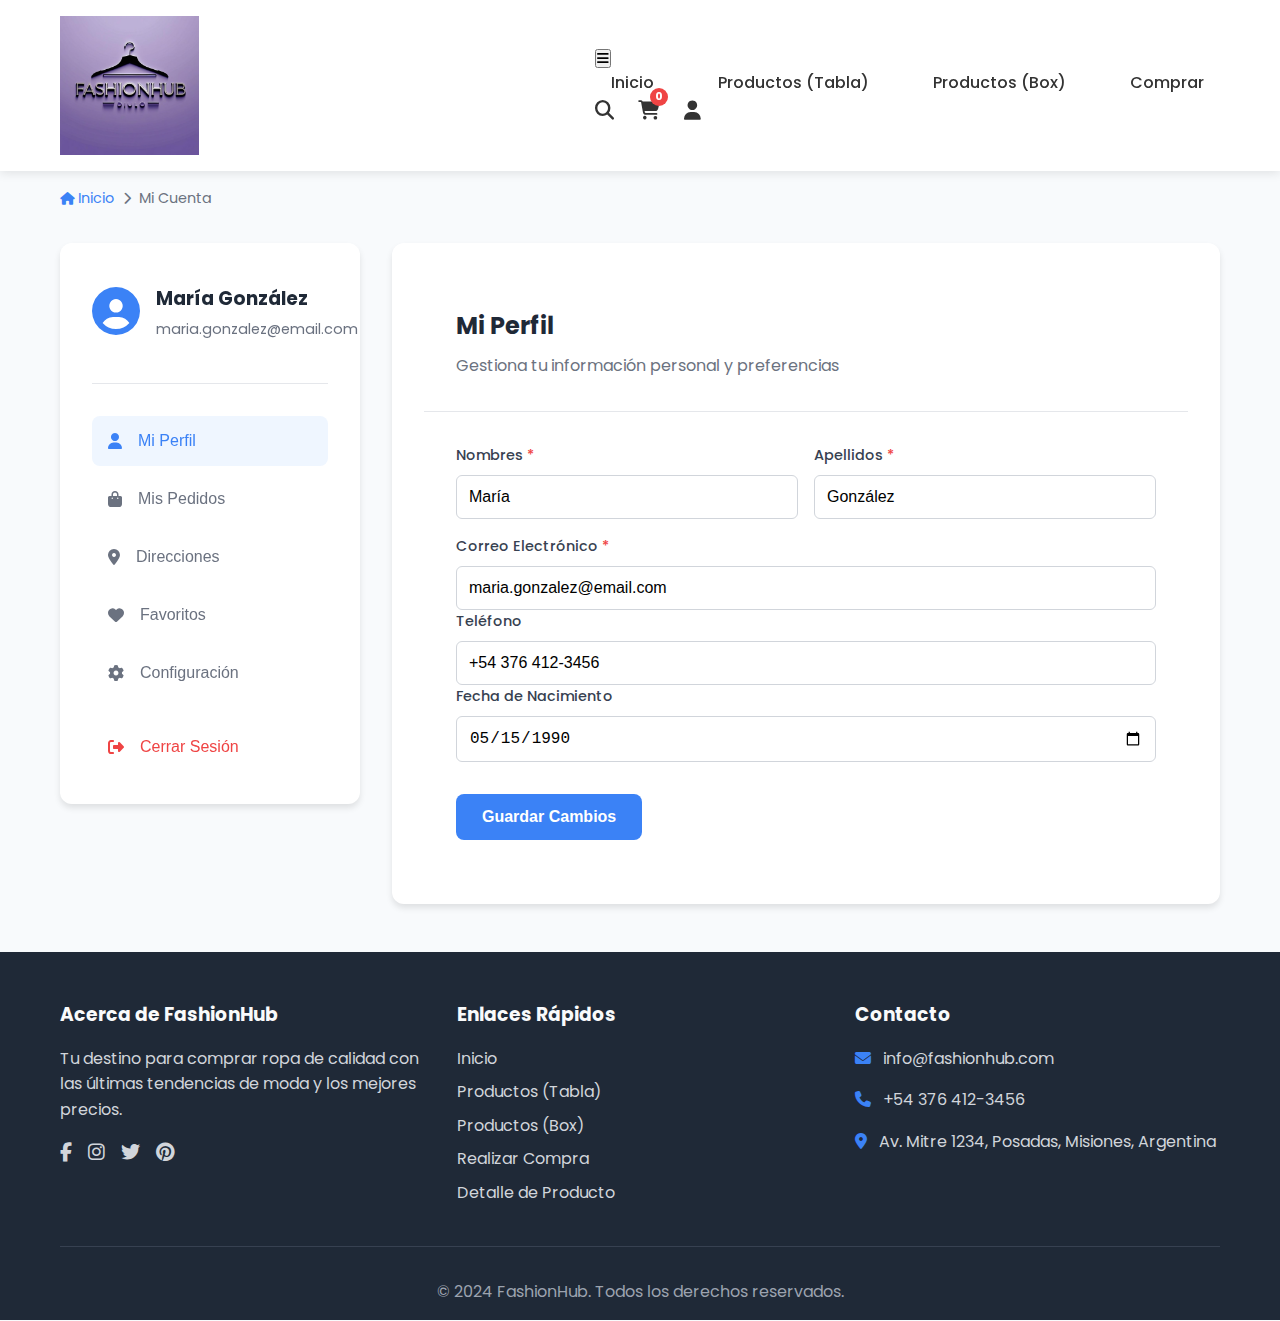
<file: cuenta.html>
<!DOCTYPE html>
<html lang="es">
<head>
    <meta charset="UTF-8">
    <meta name="viewport" content="width=device-width, initial-scale=1.0">
    <title>Mi Cuenta - FashionHub</title>
    <link rel="stylesheet" href="css/styles.css">
    <link rel="stylesheet" href="https://cdnjs.cloudflare.com/ajax/libs/font-awesome/6.4.0/css/all.min.css">
    <link href="https://fonts.googleapis.com/css2?family=Poppins:wght@300;400;500;600;700&display=swap" rel="stylesheet">
    <style>
        .account-container {
            display: grid;
            grid-template-columns: 300px 1fr;
            gap: 2rem;
            margin-bottom: 3rem;
        }

        .account-sidebar {
            background: white;
            border-radius: 12px;
            box-shadow: 0 4px 6px rgba(0,0,0,0.1);
            padding: 2rem;
            height: fit-content;
            position: sticky;
            top: 2rem;
        }

        .user-profile {
            display: flex;
            align-items: center;
            gap: 1rem;
            margin-bottom: 2rem;
            padding-bottom: 2rem;
            border-bottom: 1px solid #e5e7eb;
        }

        .user-avatar {
            font-size: 3rem;
            color: #3b82f6;
        }

        .user-name {
            color: #1f2937;
            margin-bottom: 0.25rem;
        }

        .user-email {
            color: #6b7280;
            font-size: 0.9rem;
        }

        .account-menu {
            display: flex;
            flex-direction: column;
            gap: 0.5rem;
        }

        .menu-item {
            display: flex;
            align-items: center;
            gap: 1rem;
            padding: 1rem;
            text-decoration: none;
            color: #6b7280;
            border-radius: 8px;
            transition: all 0.3s;
            border: none;
            background: none;
            cursor: pointer;
            text-align: left;
            width: 100%;
            font-size: 1rem;
        }

        .menu-item:hover {
            background: #f3f4f6;
            color: #374151;
        }

        .menu-item.active {
            background: #eff6ff;
            color: #3b82f6;
        }

        .menu-item.logout {
            color: #ef4444;
            margin-top: 1rem;
        }

        .menu-item.logout:hover {
            background: #fef2f2;
        }

        .account-content {
            background: white;
            border-radius: 12px;
            box-shadow: 0 4px 6px rgba(0,0,0,0.1);
            overflow: hidden;
        }

        .tab-header {
            padding: 2rem 2rem 1rem;
            border-bottom: 1px solid #e5e7eb;
        }

        .tab-header h2 {
            color: #1f2937;
            margin-bottom: 0.5rem;
        }

        .tab-header p {
            color: #6b7280;
        }

        .profile-form {
            padding: 2rem;
        }

        .form-actions {
            display: flex;
            gap: 1rem;
            margin-top: 2rem;
        }

        .orders-list {
            padding: 2rem;
            display: flex;
            flex-direction: column;
            gap: 1.5rem;
        }

        .order-card {
            border: 1px solid #e5e7eb;
            border-radius: 8px;
            overflow: hidden;
        }

        .order-header {
            display: flex;
            justify-content: space-between;
            align-items: center;
            padding: 1.5rem;
            background: #f8fafc;
            border-bottom: 1px solid #e5e7eb;
        }

        .order-info {
            display: flex;
            flex-direction: column;
            gap: 0.25rem;
        }

        .order-number {
            font-weight: 600;
            color: #374151;
        }

        .order-date {
            color: #6b7280;
            font-size: 0.9rem;
        }

        .order-status {
            padding: 4px 8px;
            border-radius: 4px;
            font-size: 0.8rem;
            font-weight: 600;
        }

        .status-delivered {
            background: #d1fae5;
            color: #065f46;
        }

        .status-shipping {
            background: #fef3c7;
            color: #92400e;
        }

        .order-items {
            padding: 1.5rem;
        }

        .order-item {
            display: flex;
            align-items: center;
            gap: 1rem;
            padding: 1rem 0;
        }

        .order-item:not(:last-child) {
            border-bottom: 1px solid #e5e7eb;
        }

        .order-total {
            display: flex;
            justify-content: space-between;
            align-items: center;
            padding: 1.5rem;
            background: #f8fafc;
            border-top: 1px solid #e5e7eb;
        }

        .addresses-list {
            padding: 2rem;
            display: flex;
            flex-direction: column;
            gap: 1.5rem;
        }

        .address-card {
            border: 1px solid #e5e7eb;
            border-radius: 8px;
            padding: 1.5rem;
        }

        .address-card.default {
            border-color: #3b82f6;
            background: #eff6ff;
        }

        .address-header {
            display: flex;
            justify-content: space-between;
            align-items: center;
            margin-bottom: 1rem;
        }

        .default-badge {
            background: #10b981;
            color: white;
            padding: 4px 8px;
            border-radius: 4px;
            font-size: 0.8rem;
            font-weight: 600;
        }

        .address-details p {
            margin-bottom: 0.5rem;
            color: #6b7280;
        }

        .address-actions {
            display: flex;
            gap: 0.5rem;
            margin-top: 1rem;
        }

        .add-address-btn {
            margin: 0 2rem 2rem;
        }

        .favorites-grid {
            padding: 2rem;
            display: grid;
            grid-template-columns: repeat(auto-fill, minmax(250px, 1fr));
            gap: 1.5rem;
        }

        .product-card.favorite {
            position: relative;
        }

        .favorite-btn {
            position: absolute;
            top: 10px;
            right: 10px;
            background: none;
            border: none;
            font-size: 1.2rem;
            color: #ef4444;
            cursor: pointer;
            z-index: 2;
        }

        .settings-list {
            padding: 2rem;
            display: flex;
            flex-direction: column;
            gap: 1.5rem;
        }

        .setting-item {
            display: flex;
            justify-content: space-between;
            align-items: center;
            padding: 1.5rem;
            border: 1px solid #e5e7eb;
            border-radius: 8px;
        }

        .setting-info h4 {
            color: #374151;
            margin-bottom: 0.5rem;
        }

        .setting-info p {
            color: #6b7280;
            font-size: 0.9rem;
        }

        .switch {
            position: relative;
            display: inline-block;
            width: 50px;
            height: 24px;
        }

        .switch input {
            opacity: 0;
            width: 0;
            height: 0;
        }

        .slider {
            position: absolute;
            cursor: pointer;
            top: 0;
            left: 0;
            right: 0;
            bottom: 0;
            background: #d1d5db;
            transition: .4s;
            border-radius: 24px;
        }

        .slider:before {
            position: absolute;
            content: "";
            height: 16px;
            width: 16px;
            left: 4px;
            bottom: 4px;
            background: white;
            transition: .4s;
            border-radius: 50%;
        }

        input:checked + .slider {
            background: #10b981;
        }

        input:checked + .slider:before {
            transform: translateX(26px);
        }

        .danger-zone {
            padding: 2rem;
            border-top: 1px solid #e5e7eb;
            background: #fef2f2;
            margin: 2rem;
            border-radius: 8px;
        }

        .danger-zone h4 {
            color: #dc2626;
            margin-bottom: 0.5rem;
        }

        .danger-zone p {
            color: #ef4444;
            margin-bottom: 1rem;
            font-size: 0.9rem;
        }

        /* Estilos para notificaciones */
        .notification {
            position: fixed;
            top: 100px;
            right: 20px;
            background: white;
            padding: 15px 20px;
            border-radius: 8px;
            box-shadow: 0 5px 15px rgba(0,0,0,0.2);
            border-left: 4px solid #10b981;
            transform: translateX(400px);
            transition: transform 0.3s ease;
            z-index: 10000;
            max-width: 300px;
        }
        
        .notification.active {
            transform: translateX(0);
        }
        
        .notification.error {
            border-left-color: #ef4444;
        }
        
        .notification.warning {
            border-left-color: #f59e0b;
        }
        
        .notification.info {
            border-left-color: #3b82f6;
        }
        
        .close-notification {
            background: none;
            border: none;
            font-size: 18px;
            cursor: pointer;
            margin-left: 10px;
            color: #6b7280;
        }

        /* Estilos para imágenes en productos */
        .item-image img {
            width: 60px;
            height: 60px;
            object-fit: cover;
            border-radius: 6px;
        }

        .product-image img {
            width: 100%;
            height: 200px;
            object-fit: cover;
            border-radius: 8px;
        }

        @media (max-width: 768px) {
            .account-container {
                grid-template-columns: 1fr;
            }
            
            .account-sidebar {
                position: static;
            }
            
            .form-actions {
                flex-direction: column;
            }
            
            .order-header {
                flex-direction: column;
                gap: 1rem;
                align-items: flex-start;
            }
            
            .address-actions {
                flex-direction: column;
            }
            
            .danger-zone {
                margin: 1rem;
            }
        }
    </style>
</head>
<body>
    <header id="mainHeader">
        <div class="container">
            <div class="header-content">
                <a href="index.html" class="logo">
                    <img src="Imagenes_pagina_web/Logo_mejor.png" alt="FashionHub Logo" class="logo-img">
                </a>
                
                <nav>
                    <button class="mobile-menu-btn" aria-label="Abrir menú de navegación">
                        <i class="fas fa-bars"></i>
                    </button>
                    <ul class="nav-links">
                        <li><a href="index.html">Inicio</a></li>
                        <li><a href="listado_tabla.html">Productos (Tabla)</a></li>
                        <li><a href="listado_box.html">Productos (Box)</a></li>
                        <li><a href="comprar.html">Comprar</a></li>
                    </ul>
                    
                    <div class="nav-icons">
                        <a href="buscar.html" aria-label="Buscar productos" title="Buscar productos"><i class="fas fa-search"></i></a>
                        <a href="carrito.html" aria-label="Ver carrito de compras" title="Carrito de compras"><i class="fas fa-shopping-cart"></i><span class="cart-count">0</span></a>
                        <a href="cuenta.html" aria-label="Iniciar sesión o ver cuenta" title="Mi cuenta"><i class="fas fa-user"></i></a>
                    </div>
                </nav>
            </div>
        </div>
    </header>

    <main class="container">
        <nav aria-label="Migas de pan" class="breadcrumb">
            <a href="index.html"><i class="fas fa-home"></i> Inicio</a>
            <i class="fas fa-chevron-right"></i>
            <span>Mi Cuenta</span>
        </nav>

        <div class="account-container">
            <div class="account-sidebar">
                <div class="user-profile">
                    <div class="user-avatar">
                        <i class="fas fa-user-circle"></i>
                    </div>
                    <div class="user-info">
                        <h3 class="user-name">María González</h3>
                        <p class="user-email">maria.gonzalez@email.com</p>
                    </div>
                </div>

                <nav class="account-menu">
                    <button class="menu-item active" data-tab="perfil">
                        <i class="fas fa-user"></i>
                        <span>Mi Perfil</span>
                    </button>
                    <button class="menu-item" data-tab="pedidos">
                        <i class="fas fa-shopping-bag"></i>
                        <span>Mis Pedidos</span>
                    </button>
                    <button class="menu-item" data-tab="direcciones">
                        <i class="fas fa-map-marker-alt"></i>
                        <span>Direcciones</span>
                    </button>
                    <button class="menu-item" data-tab="favoritos">
                        <i class="fas fa-heart"></i>
                        <span>Favoritos</span>
                    </button>
                    <button class="menu-item" data-tab="configuracion">
                        <i class="fas fa-cog"></i>
                        <span>Configuración</span>
                    </button>
                    <button class="menu-item logout" id="logoutBtn">
                        <i class="fas fa-sign-out-alt"></i>
                        <span>Cerrar Sesión</span>
                    </button>
                </nav>
            </div>

            <div class="account-content">
                <!-- Pestaña Perfil -->
                <div class="tab-content active" id="perfil">
                    <div class="tab-header">
                        <h2>Mi Perfil</h2>
                        <p>Gestiona tu información personal y preferencias</p>
                    </div>

                    <form class="profile-form">
                        <div class="form-row">
                            <div class="form-group">
                                <label for="nombre" class="required">Nombres</label>
                                <input type="text" id="nombre" class="form-input" value="María" required title="Ingresa tus nombres">
                            </div>
                            <div class="form-group">
                                <label for="apellido" class="required">Apellidos</label>
                                <input type="text" id="apellido" class="form-input" value="González" required title="Ingresa tus apellidos">
                            </div>
                        </div>

                        <div class="form-group">
                            <label for="email" class="required">Correo Electrónico</label>
                            <input type="email" id="email" class="form-input" value="maria.gonzalez@email.com" required title="Ingresa tu correo electrónico">
                        </div>

                        <div class="form-group">
                            <label for="telefono">Teléfono</label>
                            <input type="tel" id="telefono" class="form-input" value="+54 376 412-3456" title="Ingresa tu número de teléfono">
                        </div>

                        <div class="form-group">
                            <label for="fecha-nacimiento">Fecha de Nacimiento</label>
                            <input type="date" id="fecha-nacimiento" class="form-input" value="1990-05-15" title="Selecciona tu fecha de nacimiento">
                        </div>

                        <div class="form-actions">
                            <button type="submit" class="btn btn-primary">Guardar Cambios</button>
                            <button type="button" class="btn btn-outline" id="cancelBtn">Cancelar</button>
                        </div>
                    </form>
                </div>

                <!-- Pestaña Pedidos -->
                <div class="tab-content" id="pedidos">
                    <div class="tab-header">
                        <h2>Mis Pedidos</h2>
                        <p>Revisa el historial y estado de tus pedidos</p>
                    </div>

                    <div class="orders-list">
                        <div class="order-card">
                            <div class="order-header">
                                <div class="order-info">
                                    <span class="order-number">Pedido #FH-001234</span>
                                    <span class="order-date">15 Nov, 2023</span>
                                </div>
                                <div class="order-status status-delivered">Entregado</div>
                            </div>
                            <div class="order-items">
                                <div class="order-item">
                                    <div class="item-image">
                                        <img src="Imagenes_pagina_web/camiseta basica algodon hombre.png" alt="Camiseta Básica Algodón">
                                    </div>
                                    <div class="item-details">
                                        <span class="item-name">Camiseta Básica Algodón</span>
                                        <span class="item-quantity">Cantidad: 1</span>
                                    </div>
                                    <div class="item-price">$29.900</div>
                                </div>
                                <div class="order-item">
                                    <div class="item-image">
                                        <img src="Imagenes_pagina_web/chaqueta de cuero sintético mujer.webp" alt="Chaqueta de Cuero Sintético">
                                    </div>
                                    <div class="item-details">
                                        <span class="item-name">Chaqueta de Cuero Sintético</span>
                                        <span class="item-quantity">Cantidad: 1</span>
                                    </div>
                                    <div class="item-price">$159.900</div>
                                </div>
                            </div>
                            <div class="order-total">
                                <span>Total: $189.800</span>
                                <button class="btn btn-outline btn-sm view-details-btn" data-order="FH-001234">Ver Detalles</button>
                            </div>
                        </div>

                        <div class="order-card">
                            <div class="order-header">
                                <div class="order-info">
                                    <span class="order-number">Pedido #FH-001233</span>
                                    <span class="order-date">10 Nov, 2023</span>
                                </div>
                                <div class="order-status status-shipping">En camino</div>
                            </div>
                            <div class="order-items">
                                <div class="order-item">
                                    <div class="item-image">
                                        <img src="Imagenes_pagina_web/zapatos casuales hombre.jpg" alt="Zapatos Casuales">
                                    </div>
                                    <div class="item-details">
                                        <span class="item-name">Zapatos Casuales</span>
                                        <span class="item-quantity">Cantidad: 1</span>
                                    </div>
                                    <div class="item-price">$89.900</div>
                                </div>
                            </div>
                            <div class="order-total">
                                <span>Total: $98.800</span>
                                <button class="btn btn-outline btn-sm track-order-btn" data-order="FH-001233">Seguir Pedido</button>
                            </div>
                        </div>
                    </div>
                </div>

                <!-- Pestaña Direcciones -->
                <div class="tab-content" id="direcciones">
                    <div class="tab-header">
                        <h2>Mis Direcciones</h2>
                        <p>Gestiona tus direcciones de envío</p>
                    </div>

                    <div class="addresses-list">
                        <div class="address-card default">
                            <div class="address-header">
                                <h4>Dirección Principal</h4>
                                <span class="default-badge">Principal</span>
                            </div>
                            <div class="address-details">
                                <p>Av. Mitre 1234, Apartamento 201</p>
                                <p>Posadas, Misiones</p>
                                <p>3300</p>
                                <p>Argentina</p>
                            </div>
                            <div class="address-actions">
                                <button type="button" class="btn btn-outline btn-sm edit-address-btn" title="Editar dirección">Editar</button>
                                <button type="button" class="btn btn-outline btn-sm delete-address-btn" title="Eliminar dirección">Eliminar</button>
                            </div>
                        </div>

                        <div class="address-card">
                            <div class="address-header">
                                <h4>Dirección de Trabajo</h4>
                            </div>
                            <div class="address-details">
                                <p>Av. Uruguay 567, Oficina 502</p>
                                <p>Posadas, Misiones</p>
                                <p>3300</p>
                                <p>Argentina</p>
                            </div>
                            <div class="address-actions">
                                <button type="button" class="btn btn-outline btn-sm set-default-btn" title="Establecer como dirección principal">Establecer como Principal</button>
                                <button type="button" class="btn btn-outline btn-sm edit-address-btn" title="Editar dirección">Editar</button>
                                <button type="button" class="btn btn-outline btn-sm delete-address-btn" title="Eliminar dirección">Eliminar</button>
                            </div>
                        </div>
                    </div>

                    <button type="button" class="btn btn-primary add-address-btn" title="Agregar nueva dirección">
                        <i class="fas fa-plus"></i> Agregar Nueva Dirección
                    </button>
                </div>

                <!-- Pestaña Favoritos -->
                <div class="tab-content" id="favoritos">
                    <div class="tab-header">
                        <h2>Mis Favoritos</h2>
                        <p>Productos que has guardado para después</p>
                    </div>

                    <div class="favorites-grid">
                        <div class="product-card favorite">
                            <button type="button" class="favorite-btn active" aria-label="Quitar de favoritos" title="Quitar de favoritos">
                                <i class="fas fa-heart"></i>
                            </button>
                            <div class="product-image">
                                <img src="Imagenes_pagina_web/camiseta basica algodon hombre.png" alt="Camiseta Básica Algodón">
                            </div>
                            <div class="product-info">
                                <span class="product-category">Camisetas</span>
                                <h3 class="product-name">Camiseta Básica Algodón</h3>
                                <div class="product-price">
                                    <span class="current-price">$29.900</span>
                                    <span class="original-price">$39.900</span>
                                </div>
                                <div class="product-actions">
                                    <button type="button" class="btn btn-primary add-cart-btn" data-product="camiseta-basica">Añadir al Carrito</button>
                                    <button type="button" class="btn btn-outline view-details-btn" data-product="camiseta-basica">Ver Detalles</button>
                                </div>
                            </div>
                        </div>

                        <div class="product-card favorite">
                            <button type="button" class="favorite-btn active" aria-label="Quitar de favoritos" title="Quitar de favoritos">
                                <i class="fas fa-heart"></i>
                            </button>
                            <div class="product-image">
                                <img src="Imagenes_pagina_web/chaqueta de cuero sintético mujer.webp" alt="Chaqueta de Cuero Sintético">
                            </div>
                            <div class="product-info">
                                <span class="product-category">Chaquetas</span>
                                <h3 class="product-name">Chaqueta de Cuero Sintético</h3>
                                <div class="product-price">
                                    <span class="current-price">$159.900</span>
                                    <span class="original-price">$199.900</span>
                                </div>
                                <div class="product-actions">
                                    <button type="button" class="btn btn-primary add-cart-btn" data-product="chaqueta-cuero">Añadir al Carrito</button>
                                    <button type="button" class="btn btn-outline view-details-btn" data-product="chaqueta-cuero">Ver Detalles</button>
                                </div>
                            </div>
                        </div>

                        <div class="product-card favorite">
                            <button type="button" class="favorite-btn active" aria-label="Quitar de favoritos" title="Quitar de favoritos">
                                <i class="fas fa-heart"></i>
                            </button>
                            <div class="product-image">
                                <img src="Imagenes_pagina_web/zapatos casuales hombre.jpg" alt="Zapatos Casuales">
                            </div>
                            <div class="product-info">
                                <span class="product-category">Calzado</span>
                                <h3 class="product-name">Zapatos Casuales</h3>
                                <div class="product-price">
                                    <span class="current-price">$89.900</span>
                                </div>
                                <div class="product-actions">
                                    <button type="button" class="btn btn-primary add-cart-btn" data-product="zapatos-casuales">Añadir al Carrito</button>
                                    <button type="button" class="btn btn-outline view-details-btn" data-product="zapatos-casuales">Ver Detalles</button>
                                </div>
                            </div>
                        </div>
                    </div>
                </div>

                <!-- Pestaña Configuración -->
                <div class="tab-content" id="configuracion">
                    <div class="tab-header">
                        <h2>Configuración</h2>
                        <p>Personaliza tu experiencia en FashionHub</p>
                    </div>

                    <div class="settings-list">
                        <div class="setting-item">
                            <div class="setting-info">
                                <h4>Notificaciones por Email</h4>
                                <p>Recibe ofertas exclusivas y actualizaciones de tus pedidos</p>
                            </div>
                            <label class="switch">
                                <input type="checkbox" checked title="Activar/desactivar notificaciones por email">
                                <span class="slider"></span>
                            </label>
                        </div>

                        <div class="setting-item">
                            <div class="setting-info">
                                <h4>Notificaciones Push</h4>
                                <p>Recibe notificaciones en tu dispositivo</p>
                            </div>
                            <label class="switch">
                                <input type="checkbox" title="Activar/desactivar notificaciones push">
                                <span class="slider"></span>
                            </label>
                        </div>

                        <div class="setting-item">
                            <div class="setting-info">
                                <h4>Boletín de Novedades</h4>
                                <p>Recibe las últimas tendencias y lanzamientos</p>
                            </div>
                            <label class="switch">
                                <input type="checkbox" checked title="Activar/desactivar boletín de novedades">
                                <span class="slider"></span>
                            </label>
                        </div>
                    </div>

                    <div class="danger-zone">
                        <h4>Zona de Peligro</h4>
                        <p>Estas acciones no se pueden deshacer</p>
                        <button type="button" class="btn btn-danger delete-account-btn" title="Eliminar cuenta permanentemente">
                            <i class="fas fa-trash"></i> Eliminar Cuenta
                        </button>
                    </div>
                </div>
            </div>
        </div>
    </main>

    <footer>
        <div class="container">
            <div class="footer-content">
                <div class="footer-section">
                    <h3>Acerca de FashionHub</h3>
                    <p>Tu destino para comprar ropa de calidad con las últimas tendencias de moda y los mejores precios.</p>
                    <div class="social-icons">
                        <a href="#" aria-label="Síguenos en Facebook" title="Facebook"><i class="fab fa-facebook-f"></i></a>
                        <a href="#" aria-label="Síguenos en Instagram" title="Instagram"><i class="fab fa-instagram"></i></a>
                        <a href="#" aria-label="Síguenos en Twitter" title="Twitter"><i class="fab fa-twitter"></i></a>
                        <a href="#" aria-label="Síguenos en Pinterest" title="Pinterest"><i class="fab fa-pinterest"></i></a>
                    </div>
                </div>
                
                <div class="footer-section">
                    <h3>Enlaces Rápidos</h3>
                    <ul class="footer-links">
                        <li><a href="index.html">Inicio</a></li>
                        <li><a href="listado_tabla.html">Productos (Tabla)</a></li>
                        <li><a href="listado_box.html">Productos (Box)</a></li>
                        <li><a href="comprar.html">Realizar Compra</a></li>
                        <li><a href="producto.html">Detalle de Producto</a></li>
                    </ul>
                </div>
                
                <div class="footer-section">
                    <h3>Contacto</h3>
                    <p><i class="fas fa-envelope"></i> info@fashionhub.com</p>
                    <p><i class="fas fa-phone"></i> +54 376 412-3456</p>
                    <p><i class="fas fa-map-marker-alt"></i> Av. Mitre 1234, Posadas, Misiones, Argentina</p>
                </div>
            </div>
            
            <div class="footer-bottom">
                <p>&copy; 2024 FashionHub. Todos los derechos reservados.</p>
            </div>
        </div>
    </footer>

    <script>
        // JavaScript específico para cuenta.html
        class CuentaUsuario {
            constructor() {
                this.init();
            }

            init() {
                this.initTabs();
                this.initFormularios();
                this.initFavoritos();
                this.initConfiguracion();
                this.initDirecciones();
                this.initBotonesDetalles();
                this.updateCartCount();
            }

            initTabs() {
                const tabItems = document.querySelectorAll('.account-menu .menu-item');
                const tabContents = document.querySelectorAll('.tab-content');
                
                tabItems.forEach(item => {
                    if (!item.classList.contains('logout')) {
                        item.addEventListener('click', (e) => {
                            e.preventDefault();
                            const tabId = item.getAttribute('data-tab');
                            
                            // Remover clase active de todos los tabs
                            tabItems.forEach(tab => tab.classList.remove('active'));
                            tabContents.forEach(content => content.classList.remove('active'));
                            
                            // Añadir clase active al tab seleccionado
                            item.classList.add('active');
                            const targetTab = document.getElementById(tabId);
                            if (targetTab) {
                                targetTab.classList.add('active');
                            }
                        });
                    }
                });

                // Cerrar sesión
                const logoutBtn = document.getElementById('logoutBtn');
                if (logoutBtn) {
                    logoutBtn.addEventListener('click', (e) => {
                        e.preventDefault();
                        this.cerrarSesion();
                    });
                }
            }

            initFormularios() {
                // Formulario de perfil
                const profileForm = document.querySelector('.profile-form');
                if (profileForm) {
                    profileForm.addEventListener('submit', (e) => {
                        e.preventDefault();
                        this.guardarPerfil(profileForm);
                    });
                }

                // Botón cancelar en perfil
                const cancelBtn = document.getElementById('cancelBtn');
                if (cancelBtn) {
                    cancelBtn.addEventListener('click', () => {
                        this.resetearFormularioPerfil();
                    });
                }
            }

            initFavoritos() {
                // Botones de favoritos
                const favoriteBtns = document.querySelectorAll('.favorite-btn');
                favoriteBtns.forEach(btn => {
                    btn.addEventListener('click', () => {
                        this.toggleFavorito(btn);
                    });
                });

                // Botones de añadir al carrito en favoritos
                const addToCartBtns = document.querySelectorAll('.add-cart-btn');
                addToCartBtns.forEach(btn => {
                    btn.addEventListener('click', () => {
                        this.añadirDesdeFavoritos(btn);
                    });
                });
            }

            initConfiguracion() {
                // Botón eliminar cuenta
                const deleteAccountBtn = document.querySelector('.delete-account-btn');
                if (deleteAccountBtn) {
                    deleteAccountBtn.addEventListener('click', () => {
                        this.eliminarCuenta();
                    });
                }
            }

            initDirecciones() {
                // Botones de direcciones
                const setDefaultBtns = document.querySelectorAll('.set-default-btn');
                const editBtns = document.querySelectorAll('.edit-address-btn');
                const deleteBtns = document.querySelectorAll('.delete-address-btn');
                
                setDefaultBtns.forEach(btn => {
                    btn.addEventListener('click', () => {
                        this.establecerDireccionPrincipal(btn);
                    });
                });

                editBtns.forEach(btn => {
                    btn.addEventListener('click', () => {
                        this.editarDireccion(btn);
                    });
                });

                deleteBtns.forEach(btn => {
                    btn.addEventListener('click', () => {
                        this.eliminarDireccion(btn);
                    });
                });

                // Botón agregar dirección
                const addAddressBtn = document.querySelector('.add-address-btn');
                if (addAddressBtn) {
                    addAddressBtn.addEventListener('click', () => {
                        this.agregarDireccion();
                    });
                }
            }

            initBotonesDetalles() {
                // Botones "Ver Detalles" en pedidos
                const viewDetailsBtns = document.querySelectorAll('.view-details-btn');
                viewDetailsBtns.forEach(btn => {
                    btn.addEventListener('click', () => {
                        const orderId = btn.getAttribute('data-order');
                        if (orderId) {
                            this.verDetallesPedido(orderId);
                        } else {
                            const productId = btn.getAttribute('data-product');
                            this.verDetallesProducto(productId);
                        }
                    });
                });

                // Botones "Seguir Pedido"
                const trackOrderBtns = document.querySelectorAll('.track-order-btn');
                trackOrderBtns.forEach(btn => {
                    btn.addEventListener('click', () => {
                        const orderId = btn.getAttribute('data-order');
                        this.seguirPedido(orderId);
                    });
                });
            }

            updateCartCount() {
                const cartItems = JSON.parse(localStorage.getItem('cartItems')) || [];
                const totalItems = cartItems.reduce((sum, item) => sum + item.quantity, 0);
                const cartCount = document.querySelector('.cart-count');
                
                if (cartCount) {
                    cartCount.textContent = totalItems;
                }
            }

            guardarPerfil(form) {
                const formData = new FormData(form);
                const datos = Object.fromEntries(formData);
                
                // Simular guardado
                this.mostrarNotificacion('Perfil actualizado correctamente', 'success');
                
                // Aquí normalmente enviarías los datos al servidor
                console.log('Datos del perfil:', datos);
            }

            resetearFormularioPerfil() {
                const form = document.querySelector('.profile-form');
                if (form) {
                    form.reset();
                    this.mostrarNotificacion('Cambios descartados', 'info');
                }
            }

            toggleFavorito(btn) {
                const productCard = btn.closest('.product-card');
                const productName = productCard.querySelector('.product-name').textContent;
                const isActive = btn.classList.contains('active');
                
                if (isActive) {
                    btn.classList.remove('active');
                    this.mostrarNotificacion(`${productName} removido de favoritos`, 'info');
                } else {
                    btn.classList.add('active');
                    this.mostrarNotificacion(`${productName} añadido a favoritos`, 'success');
                }
            }

            añadirDesdeFavoritos(btn) {
                const productCard = btn.closest('.product-card');
                const productName = productCard.querySelector('.product-name').textContent;
                const productPrice = productCard.querySelector('.current-price').textContent;
                
                // Añadir al carrito
                let cartItems = JSON.parse(localStorage.getItem('cartItems')) || [];
                const productId = btn.getAttribute('data-product');
                
                const existingItem = cartItems.find(item => item.id === productId);
                
                if (existingItem) {
                    existingItem.quantity += 1;
                } else {
                    cartItems.push({
                        id: productId,
                        name: productName,
                        price: this.parsePrice(productPrice),
                        quantity: 1,
                        image: productCard.querySelector('img').src
                    });
                }

                localStorage.setItem('cartItems', JSON.stringify(cartItems));
                this.updateCartCount();
                this.mostrarNotificacion(`${productName} añadido al carrito`, 'success');
            }

            establecerDireccionPrincipal(btn) {
                const addressCard = btn.closest('.address-card');
                const addressTitle = addressCard.querySelector('h4').textContent;
                
                // Remover clase default de todas las direcciones
                document.querySelectorAll('.address-card').forEach(card => {
                    card.classList.remove('default');
                });
                
                // Añadir clase default a la dirección seleccionada
                addressCard.classList.add('default');
                
                this.mostrarNotificacion(`${addressTitle} establecida como dirección principal`, 'success');
            }

            editarDireccion(btn) {
                const addressCard = btn.closest('.address-card');
                const addressTitle = addressCard.querySelector('h4').textContent;
                this.mostrarNotificacion(`Editando ${addressTitle}`, 'info');
            }

            eliminarDireccion(btn) {
                const addressCard = btn.closest('.address-card');
                const addressTitle = addressCard.querySelector('h4').textContent;
                
                if (confirm(`¿Estás seguro de que quieres eliminar la dirección "${addressTitle}"?`)) {
                    addressCard.remove();
                    this.mostrarNotificacion(`Dirección "${addressTitle}" eliminada`, 'success');
                }
            }

            agregarDireccion() {
                this.mostrarNotificacion('Agregando nueva dirección', 'info');
                // Aquí normalmente abrirías un modal o formulario para agregar dirección
            }

            verDetallesPedido(orderId) {
                this.mostrarNotificacion(`Mostrando detalles del pedido ${orderId}`, 'info');
                // Aquí normalmente redirigirías a una página de detalles del pedido
            }

            verDetallesProducto(productId) {
                this.mostrarNotificacion(`Redirigiendo a detalles del producto`, 'info');
                // Redirigir a la página de producto
                setTimeout(() => {
                    window.location.href = 'producto.html';
                }, 1000);
            }

            seguirPedido(orderId) {
                this.mostrarNotificacion(`Siguiendo el pedido ${orderId}`, 'info');
                // Aquí normalmente mostrarías el tracking del pedido
            }

            eliminarCuenta() {
                if (confirm('¿Estás seguro de que quieres eliminar tu cuenta? Esta acción no se puede deshacer.')) {
                    this.mostrarNotificacion('Cuenta eliminada correctamente', 'success');
                    // Aquí normalmente enviarías la solicitud al servidor
                    setTimeout(() => {
                        window.location.href = 'index.html';
                    }, 2000);
                }
            }

            cerrarSesion() {
                if (confirm('¿Estás seguro de que quieres cerrar sesión?')) {
                    this.mostrarNotificacion('Sesión cerrada correctamente', 'success');
                    // Aquí normalmente limpiarías los datos de sesión
                    setTimeout(() => {
                        window.location.href = 'index.html';
                    }, 1000);
                }
            }

            parsePrice(priceString) {
                return parseInt(priceString.replace(/[^\d]/g, '')) || 0;
            }

            mostrarNotificacion(message, type = 'success') {
                // Crear elemento de notificación
                const notification = document.createElement('div');
                notification.className = `notification ${type}`;
                notification.innerHTML = `
                    <span>${message}</span>
                    <button class="close-notification">&times;</button>
                `;
                
                document.body.appendChild(notification);

                // Animación de entrada
                setTimeout(() => {
                    notification.classList.add('active');
                }, 10);

                // Cerrar notificación al hacer click
                notification.querySelector('.close-notification').addEventListener('click', () => {
                    notification.remove();
                });

                // Auto-eliminar después de 4 segundos
                setTimeout(() => {
                    if (notification.parentNode) {
                        notification.classList.remove('active');
                        setTimeout(() => {
                            if (notification.parentNode) {
                                notification.remove();
                            }
                        }, 300);
                    }
                }, 4000);
            }
        }

        // Inicializar cuando el DOM esté listo
        document.addEventListener('DOMContentLoaded', () => {
            window.cuentaUsuario = new CuentaUsuario();
        });
    </script>
</body>
</html>
</file>
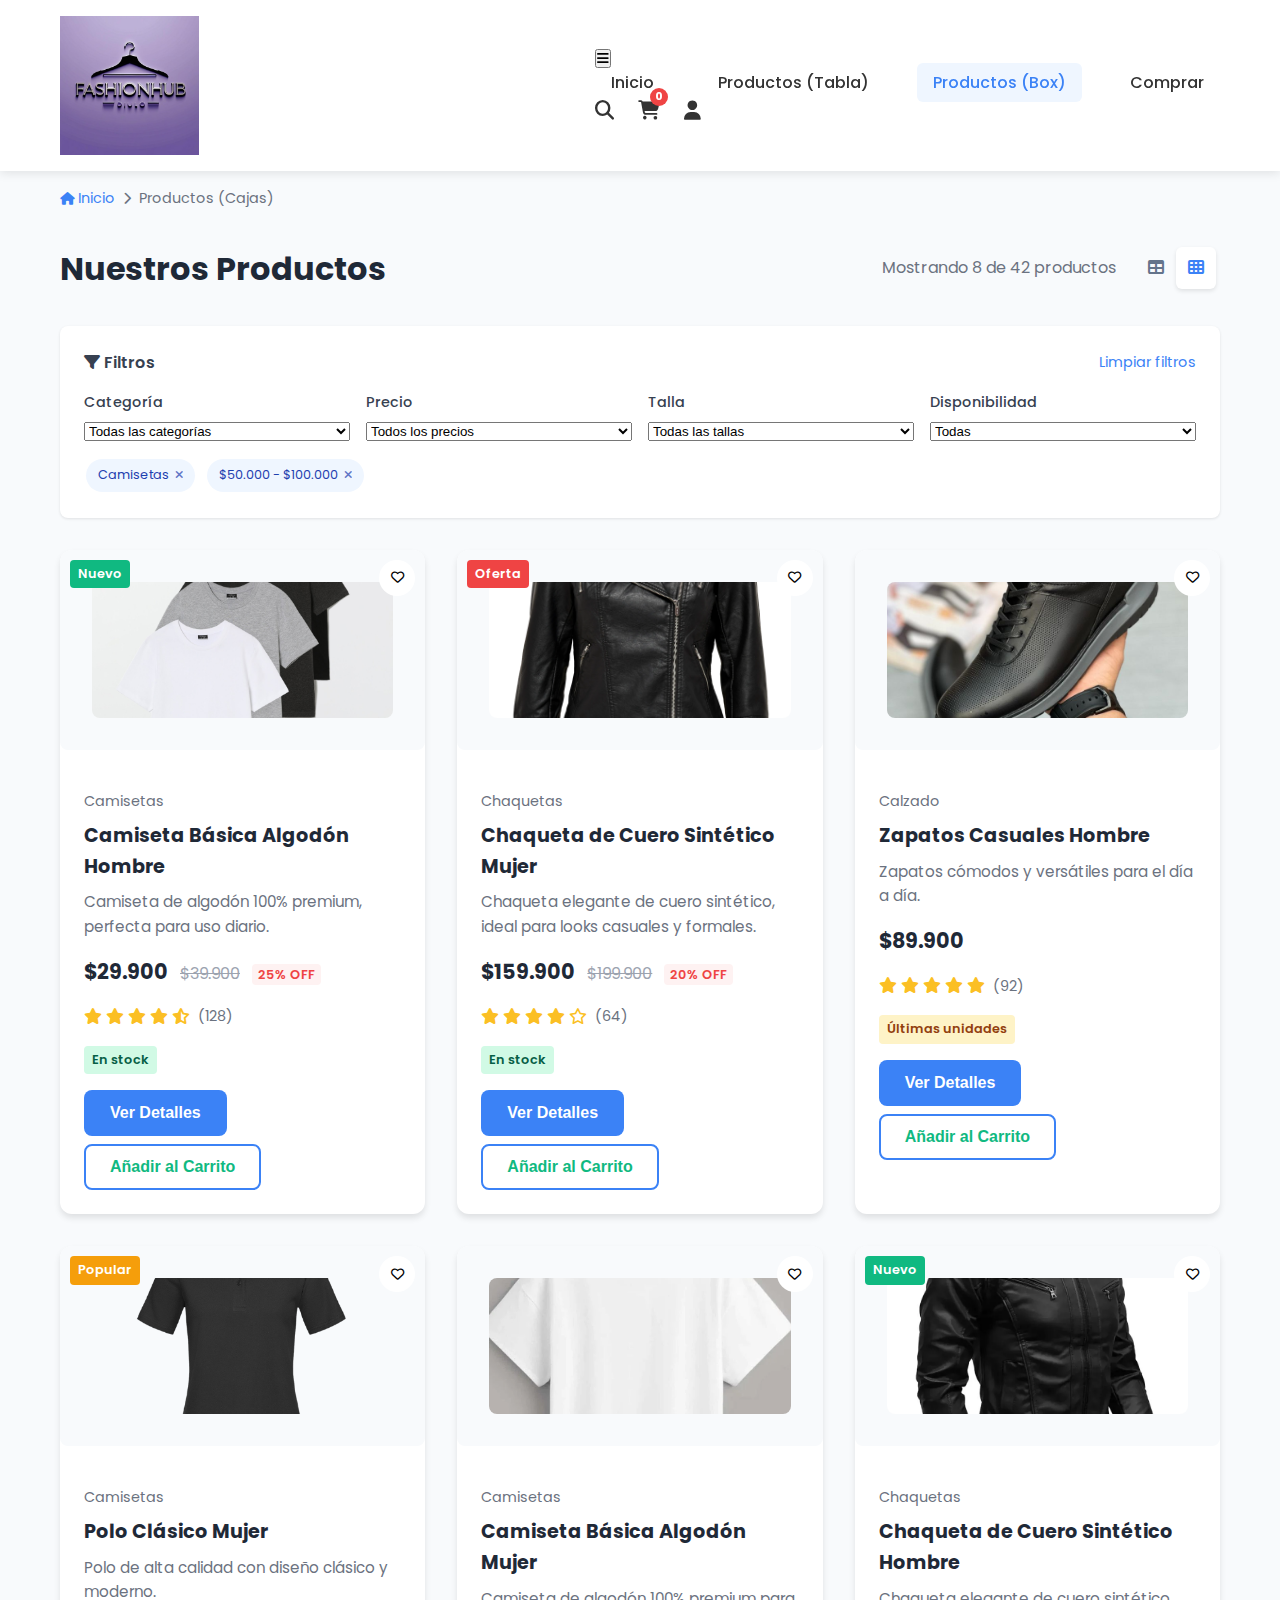
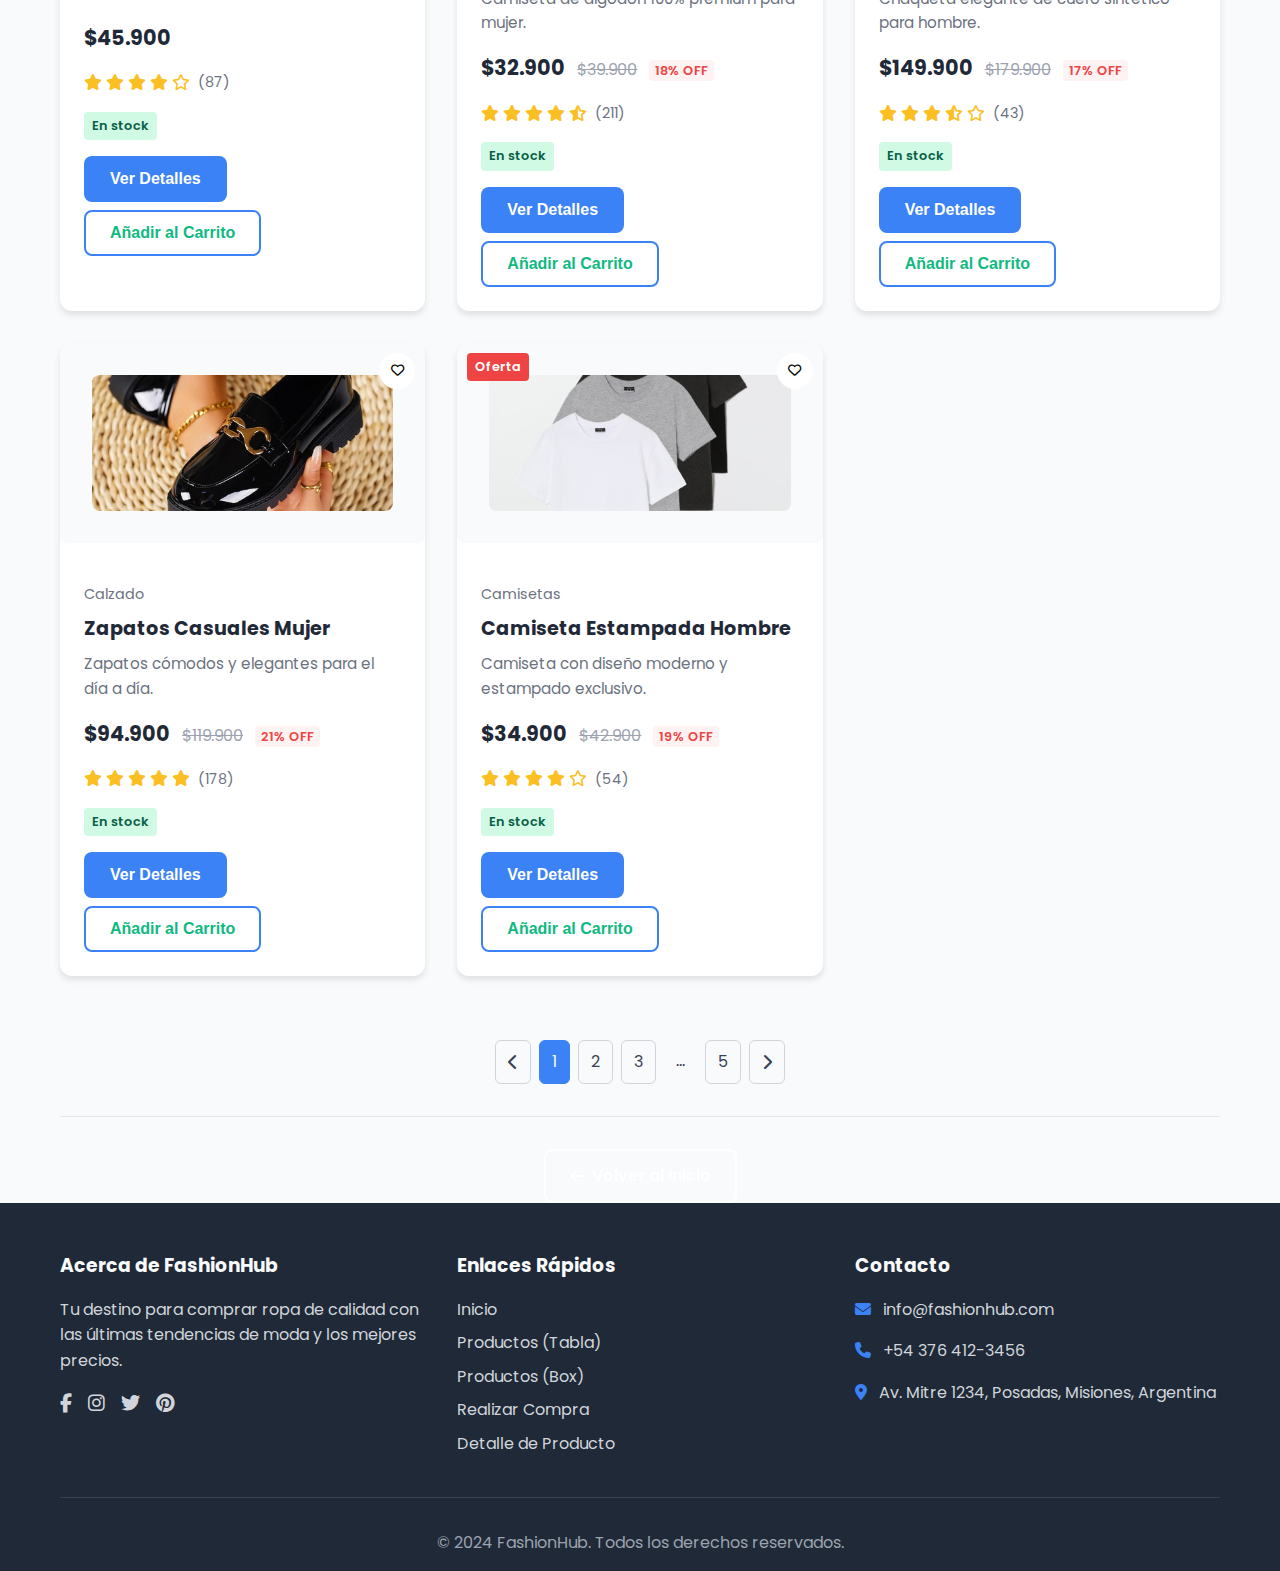
<file: listado_box.html>
<!DOCTYPE html>
<html lang="es">
<head>
    <meta charset="UTF-8">
    <meta name="viewport" content="width=device-width, initial-scale=1.0">
    <meta name="description" content="Explora nuestros productos de moda en vista de cajas - FashionHub">
    <title>Productos en Cajas - FashionHub</title>
    <link rel="stylesheet" href="css/styles.css">
    <link rel="stylesheet" href="https://cdnjs.cloudflare.com/ajax/libs/font-awesome/6.4.0/css/all.min.css">
    <link href="https://fonts.googleapis.com/css2?family=Poppins:wght@300;400;500;600;700&display=swap" rel="stylesheet">
    <style>
        .product-image {
            height: 200px;
            display: flex;
            align-items: center;
            justify-content: center;
            overflow: hidden;
            background: #f8fafc;
            border-radius: 8px;
            margin-bottom: 1rem;
        }
        
        .product-image img {
            width: 100%;
            height: 100%;
            object-fit: cover;
            transition: transform 0.3s ease;
        }
        
        .product-card:hover .product-image img {
            transform: scale(1.05);
        }
        
        .filter-tag {
            background: #eff6ff;
            color: #1e40af;
            padding: 6px 12px;
            border-radius: 20px;
            font-size: 0.8rem;
            display: inline-flex;
            align-items: center;
            gap: 6px;
            margin: 2px;
        }
        
        .filter-tag i {
            cursor: pointer;
            font-size: 0.7rem;
            opacity: 0.7;
            transition: opacity 0.3s;
        }
        
        .filter-tag i:hover {
            opacity: 1;
        }
        
        .view-toggle {
            background: #f8fafc;
            border-radius: 8px;
            padding: 4px;
            display: inline-flex;
        }
        
        .view-toggle a {
            padding: 8px 12px;
            border-radius: 6px;
            color: #64748b;
            text-decoration: none;
            transition: all 0.3s;
        }
        
        .view-toggle a.active {
            background: white;
            color: #3b82f6;
            box-shadow: 0 2px 4px rgba(0,0,0,0.1);
        }
        
        .back-to-home {
            text-align: center;
            margin-top: 2rem;
            padding-top: 2rem;
            border-top: 1px solid #e5e7eb;
        }

        /* Estilos para notificaciones y modales */
        .notification {
            position: fixed;
            top: 100px;
            right: 20px;
            background: white;
            padding: 15px 20px;
            border-radius: 8px;
            box-shadow: 0 5px 15px rgba(0,0,0,0.2);
            border-left: 4px solid #10b981;
            transform: translateX(400px);
            transition: transform 0.3s ease;
            z-index: 10000;
            max-width: 300px;
        }
        
        .notification.active {
            transform: translateX(0);
        }
        
        .notification.error {
            border-left-color: #ef4444;
        }
        
        .notification.info {
            border-left-color: #3b82f6;
        }
        
        .close-notification {
            background: none;
            border: none;
            font-size: 18px;
            cursor: pointer;
            margin-left: 10px;
            color: #6b7280;
        }
        
        .modal {
            position: fixed;
            top: 0;
            left: 0;
            width: 100%;
            height: 100%;
            background: rgba(0,0,0,0.5);
            display: flex;
            justify-content: center;
            align-items: center;
            z-index: 10001;
            opacity: 0;
            visibility: hidden;
            transition: all 0.3s ease;
        }
        
        .modal.active {
            opacity: 1;
            visibility: visible;
        }
        
        .modal-content {
            background: white;
            border-radius: 12px;
            max-width: 500px;
            width: 90%;
            max-height: 80vh;
            overflow-y: auto;
            transform: scale(0.7);
            transition: transform 0.3s ease;
        }
        
        .modal.active .modal-content {
            transform: scale(1);
        }
        
        .modal-header {
            padding: 20px;
            border-bottom: 1px solid #e5e7eb;
            display: flex;
            justify-content: space-between;
            align-items: center;
        }
        
        .close-modal {
            background: none;
            border: none;
            font-size: 24px;
            cursor: pointer;
            color: #6b7280;
        }
        
        .modal-body {
            padding: 20px;
        }
        
        .modal-footer {
            padding: 20px;
            border-top: 1px solid #e5e7eb;
        }
    </style>
</head>
<body>
    <header id="mainHeader">
        <div class="container">
            <div class="header-content">
                <a href="index.html" class="logo">
                    <img src="Imagenes_pagina_web/Logo_mejor.png" alt="FashionHub Logo" class="logo-img">
                </a>
                
                <nav>
                    <button class="mobile-menu-btn" aria-label="Abrir menú de navegación">
                        <i class="fas fa-bars"></i>
                    </button>
                    <ul class="nav-links">
                        <li><a href="index.html">Inicio</a></li>
                        <li><a href="listado_tabla.html">Productos (Tabla)</a></li>
                        <li><a href="listado_box.html" class="active">Productos (Box)</a></li>
                        <li><a href="comprar.html">Comprar</a></li>
                    </ul>
                    
                    <div class="nav-icons">
                        <a href="buscar.html" aria-label="Buscar productos" title="Buscar productos"><i class="fas fa-search"></i></a>
                        <a href="carrito.html" aria-label="Ver carrito de compras" title="Carrito de compras"><i class="fas fa-shopping-cart"></i><span class="cart-count">0</span></a>
                        <a href="cuenta.html" aria-label="Iniciar sesión o ver cuenta" title="Mi cuenta"><i class="fas fa-user"></i></a>
                    </div>
                </nav>
            </div>
        </div>
    </header>

    <main class="container">
        <nav aria-label="Migas de pan" class="breadcrumb">
            <a href="index.html"><i class="fas fa-home"></i> Inicio</a>
            <i class="fas fa-chevron-right"></i>
            <span>Productos (Cajas)</span>
        </nav>
        
        <div class="page-header">
            <h1 class="page-title">Nuestros Productos</h1>
            
            <div class="view-options">
                <span class="results-count">Mostrando 8 de 42 productos</span>
                <div class="view-toggle">
                    <a href="listado_tabla.html" title="Ver productos en tabla"><i class="fas fa-table"></i></a>
                    <a href="listado_box.html" class="active" title="Ver productos en cajas"><i class="fas fa-th"></i></a>
                </div>
            </div>
        </div>
        
        <section class="filters-section">
            <div class="filters-header">
                <div class="filters-title">
                    <i class="fas fa-filter"></i> Filtros
                </div>
                <a href="#" class="clear-filters">Limpiar filtros</a>
            </div>
            
            <div class="filters-content">
                <div class="filter-group">
                    <label for="category">Categoría</label>
                    <select id="category">
                        <option value="">Todas las categorías</option>
                        <option value="camisetas">Camisetas</option>
                        <option value="pantalones">Pantalones</option>
                        <option value="chaquetas">Chaquetas</option>
                        <option value="calzado">Calzado</option>
                    </select>
                </div>
                
                <div class="filter-group">
                    <label for="price">Precio</label>
                    <select id="price">
                        <option value="">Todos los precios</option>
                        <option value="0-50">Hasta $50.000</option>
                        <option value="50-100">$50.000 - $100.000</option>
                        <option value="100-150">$100.000 - $150.000</option>
                        <option value="150+">Más de $150.000</option>
                    </select>
                </div>
                
                <div class="filter-group">
                    <label for="size">Talla</label>
                    <select id="size">
                        <option value="">Todas las tallas</option>
                        <option value="s">S</option>
                        <option value="m">M</option>
                        <option value="l">L</option>
                        <option value="xl">XL</option>
                    </select>
                </div>
                
                <div class="filter-group">
                    <label for="availability">Disponibilidad</label>
                    <select id="availability">
                        <option value="">Todas</option>
                        <option value="instock">En stock</option>
                        <option value="lowstock">Últimas unidades</option>
                    </select>
                </div>
            </div>
            
            <div class="filter-tags">
                <div class="filter-tag">
                    <span>Camisetas</span>
                    <i class="fas fa-times" aria-label="Eliminar filtro"></i>
                </div>
                <div class="filter-tag">
                    <span>$50.000 - $100.000</span>
                    <i class="fas fa-times" aria-label="Eliminar filtro"></i>
                </div>
            </div>
        </section>
        
        <section class="products-grid" aria-label="Lista de productos">
            <!-- Producto 1: Camiseta Básica Algodón Hombre -->
            <div class="product-card" data-id="prod-1" data-product='{
                "id": "prod-1",
                "name": "Camiseta Básica Algodón Hombre",
                "price": 29900,
                "category": "camisetas",
                "description": "Camiseta básica de algodón 100% para hombre. Corte clásico, cómoda y versátil. Ideal para uso diario.",
                "features": ["100% Algodón", "Corte clásico", "Multiple colores"],
                "sizes": ["S", "M", "L", "XL"],
                "colors": ["Blanco", "Negro", "Gris", "Azul marino"]
            }'>
                <span class="product-badge badge-new">Nuevo</span>
                <button class="product-wishlist" aria-label="Añadir a favoritos">
                    <i class="far fa-heart"></i>
                </button>
                <div class="product-image">
                    <img src="Imagenes_pagina_web/camiseta basica algodon hombre.png" alt="Camiseta Básica Algodón Hombre">
                    <div class="product-overlay">
                        <button class="quick-view-btn">Vista Rápida</button>
                    </div>
                </div>
                <div class="product-info">
                    <span class="product-category">Camisetas</span>
                    <h3 class="product-name">Camiseta Básica Algodón Hombre</h3>
                    <p class="product-description">Camiseta de algodón 100% premium, perfecta para uso diario.</p>
                    <div class="product-price">
                        <span class="current-price">$29.900</span>
                        <span class="original-price">$39.900</span>
                        <span class="discount">25% OFF</span>
                    </div>
                    <div class="product-rating">
                        <div class="stars">
                            <i class="fas fa-star"></i>
                            <i class="fas fa-star"></i>
                            <i class="fas fa-star"></i>
                            <i class="fas fa-star"></i>
                            <i class="fas fa-star-half-alt"></i>
                        </div>
                        <span class="rating-count">(128)</span>
                    </div>
                    <span class="product-status status-instock">En stock</span>
                    <div class="product-actions">
                        <button class="btn btn-primary view-details-btn" data-product-id="prod-1">Ver Detalles</button>
                        <button class="btn btn-secondary add-btn">Añadir al Carrito</button>
                    </div>
                </div>
            </div>
            
            <!-- Producto 2: Chaqueta de Cuero Sintético Mujer -->
            <div class="product-card" data-id="prod-2" data-product='{
                "id": "prod-2",
                "name": "Chaqueta de Cuero Sintético Mujer",
                "price": 159900,
                "category": "chaquetas",
                "description": "Chaqueta de cuero sintético de alta calidad para mujer. Diseño moderno y elegante, perfecta para looks casuales y formales.",
                "features": ["Cuero sintético premium", "Forro interior suave", "Cierre frontal con cremallera"],
                "sizes": ["XS", "S", "M", "L"],
                "colors": ["Negro", "Marrón", "Burdeos"]
            }'>
                <span class="product-badge badge-sale">Oferta</span>
                <button class="product-wishlist" aria-label="Añadir a favoritos">
                    <i class="far fa-heart"></i>
                </button>
                <div class="product-image">
                    <img src="Imagenes_pagina_web/chaqueta de cuero sintético mujer.webp" alt="Chaqueta de Cuero Sintético Mujer">
                    <div class="product-overlay">
                        <button class="quick-view-btn">Vista Rápida</button>
                    </div>
                </div>
                <div class="product-info">
                    <span class="product-category">Chaquetas</span>
                    <h3 class="product-name">Chaqueta de Cuero Sintético Mujer</h3>
                    <p class="product-description">Chaqueta elegante de cuero sintético, ideal para looks casuales y formales.</p>
                    <div class="product-price">
                        <span class="current-price">$159.900</span>
                        <span class="original-price">$199.900</span>
                        <span class="discount">20% OFF</span>
                    </div>
                    <div class="product-rating">
                        <div class="stars">
                            <i class="fas fa-star"></i>
                            <i class="fas fa-star"></i>
                            <i class="fas fa-star"></i>
                            <i class="fas fa-star"></i>
                            <i class="far fa-star"></i>
                        </div>
                        <span class="rating-count">(64)</span>
                    </div>
                    <span class="product-status status-instock">En stock</span>
                    <div class="product-actions">
                        <button class="btn btn-primary view-details-btn" data-product-id="prod-2">Ver Detalles</button>
                        <button class="btn btn-secondary add-btn">Añadir al Carrito</button>
                    </div>
                </div>
            </div>
            
            <!-- Producto 3: Zapatos Casuales Hombre -->
            <div class="product-card" data-id="prod-3" data-product='{
                "id": "prod-3",
                "name": "Zapatos Casuales Hombre",
                "price": 89900,
                "category": "calzado",
                "description": "Zapatos casuales para hombre fabricados en cuero genuino. Ideales para uso diario y ocasiones informales.",
                "features": ["Cuero genuino", "Suela de goma antideslizante", "Plantilla acolchada"],
                "sizes": ["40", "41", "42", "43", "44"],
                "colors": ["Negro", "Marrón", "Azul"]
            }'>
                <button class="product-wishlist" aria-label="Añadir a favoritos">
                    <i class="far fa-heart"></i>
                </button>
                <div class="product-image">
                    <img src="Imagenes_pagina_web/zapatos casuales hombre.jpg" alt="Zapatos Casuales Hombre">
                    <div class="product-overlay">
                        <button class="quick-view-btn">Vista Rápida</button>
                    </div>
                </div>
                <div class="product-info">
                    <span class="product-category">Calzado</span>
                    <h3 class="product-name">Zapatos Casuales Hombre</h3>
                    <p class="product-description">Zapatos cómodos y versátiles para el día a día.</p>
                    <div class="product-price">
                        <span class="current-price">$89.900</span>
                    </div>
                    <div class="product-rating">
                        <div class="stars">
                            <i class="fas fa-star"></i>
                            <i class="fas fa-star"></i>
                            <i class="fas fa-star"></i>
                            <i class="fas fa-star"></i>
                            <i class="fas fa-star"></i>
                        </div>
                        <span class="rating-count">(92)</span>
                    </div>
                    <span class="product-status status-lowstock">Últimas unidades</span>
                    <div class="product-actions">
                        <button class="btn btn-primary view-details-btn" data-product-id="prod-3">Ver Detalles</button>
                        <button class="btn btn-secondary add-btn">Añadir al Carrito</button>
                    </div>
                </div>
            </div>
            
            <!-- Producto 4: Polo Clásico Mujer -->
            <div class="product-card" data-id="prod-4" data-product='{
                "id": "prod-4",
                "name": "Polo Clásico Mujer",
                "price": 45900,
                "category": "camisetas",
                "description": "Polo clásico para mujer en piqué de algodón. Diseño elegante y cómodo para cualquier ocasión.",
                "features": ["Algodón piqué", "Corte clásico", "Cuello y puños acanalados"],
                "sizes": ["XS", "S", "M", "L", "XL"],
                "colors": ["Blanco", "Negro", "Azul marino", "Rojo"]
            }'>
                <span class="product-badge badge-popular">Popular</span>
                <button class="product-wishlist" aria-label="Añadir a favoritos">
                    <i class="far fa-heart"></i>
                </button>
                <div class="product-image">
                    <img src="Imagenes_pagina_web/polo classic mujer.png" alt="Polo Clásico Mujer">
                    <div class="product-overlay">
                        <button class="quick-view-btn">Vista Rápida</button>
                    </div>
                </div>
                <div class="product-info">
                    <span class="product-category">Camisetas</span>
                    <h3 class="product-name">Polo Clásico Mujer</h3>
                    <p class="product-description">Polo de alta calidad con diseño clásico y moderno.</p>
                    <div class="product-price">
                        <span class="current-price">$45.900</span>
                    </div>
                    <div class="product-rating">
                        <div class="stars">
                            <i class="fas fa-star"></i>
                            <i class="fas fa-star"></i>
                            <i class="fas fa-star"></i>
                            <i class="fas fa-star"></i>
                            <i class="far fa-star"></i>
                        </div>
                        <span class="rating-count">(87)</span>
                    </div>
                    <span class="product-status status-instock">En stock</span>
                    <div class="product-actions">
                        <button class="btn btn-primary view-details-btn" data-product-id="prod-4">Ver Detalles</button>
                        <button class="btn btn-secondary add-btn">Añadir al Carrito</button>
                    </div>
                </div>
            </div>
            
            <!-- Producto 5: Camiseta Básica Algodón Mujer -->
            <div class="product-card" data-id="prod-5" data-product='{
                "id": "prod-5",
                "name": "Camiseta Básica Algodón Mujer",
                "price": 32900,
                "category": "camisetas",
                "description": "Camiseta básica de algodón 100% para mujer. Corte femenino y cómodo para uso diario.",
                "features": ["100% Algodón", "Corte femenino", "Multiple colores"],
                "sizes": ["XS", "S", "M", "L"],
                "colors": ["Blanco", "Negro", "Rosa", "Azul claro"]
            }'>
                <button class="product-wishlist" aria-label="Añadir a favoritos">
                    <i class="far fa-heart"></i>
                </button>
                <div class="product-image">
                    <img src="Imagenes_pagina_web/camiseta basica algodon mujer.png" alt="Camiseta Básica Algodón Mujer">
                    <div class="product-overlay">
                        <button class="quick-view-btn">Vista Rápida</button>
                    </div>
                </div>
                <div class="product-info">
                    <span class="product-category">Camisetas</span>
                    <h3 class="product-name">Camiseta Básica Algodón Mujer</h3>
                    <p class="product-description">Camiseta de algodón 100% premium para mujer.</p>
                    <div class="product-price">
                        <span class="current-price">$32.900</span>
                        <span class="original-price">$39.900</span>
                        <span class="discount">18% OFF</span>
                    </div>
                    <div class="product-rating">
                        <div class="stars">
                            <i class="fas fa-star"></i>
                            <i class="fas fa-star"></i>
                            <i class="fas fa-star"></i>
                            <i class="fas fa-star"></i>
                            <i class="fas fa-star-half-alt"></i>
                        </div>
                        <span class="rating-count">(211)</span>
                    </div>
                    <span class="product-status status-instock">En stock</span>
                    <div class="product-actions">
                        <button class="btn btn-primary view-details-btn" data-product-id="prod-5">Ver Detalles</button>
                        <button class="btn btn-secondary add-btn">Añadir al Carrito</button>
                    </div>
                </div>
            </div>
            
            <!-- Producto 6: Chaqueta de Cuero Sintético Hombre -->
            <div class="product-card" data-id="prod-6" data-product='{
                "id": "prod-6",
                "name": "Chaqueta de Cuero Sintético Hombre",
                "price": 149900,
                "category": "chaquetas",
                "description": "Chaqueta de cuero sintético para hombre con diseño moderno y resistente.",
                "features": ["Cuero sintético premium", "Forro interior", "Bolsillos funcionales"],
                "sizes": ["S", "M", "L", "XL"],
                "colors": ["Negro", "Marrón", "Verde militar"]
            }'>
                <span class="product-badge badge-new">Nuevo</span>
                <button class="product-wishlist" aria-label="Añadir a favoritos">
                    <i class="far fa-heart"></i>
                </button>
                <div class="product-image">
                    <img src="Imagenes_pagina_web/chaqueta de cuero sintético hombre.webp" alt="Chaqueta de Cuero Sintético Hombre">
                    <div class="product-overlay">
                        <button class="quick-view-btn">Vista Rápida</button>
                    </div>
                </div>
                <div class="product-info">
                    <span class="product-category">Chaquetas</span>
                    <h3 class="product-name">Chaqueta de Cuero Sintético Hombre</h3>
                    <p class="product-description">Chaqueta elegante de cuero sintético para hombre.</p>
                    <div class="product-price">
                        <span class="current-price">$149.900</span>
                        <span class="original-price">$179.900</span>
                        <span class="discount">17% OFF</span>
                    </div>
                    <div class="product-rating">
                        <div class="stars">
                            <i class="fas fa-star"></i>
                            <i class="fas fa-star"></i>
                            <i class="fas fa-star"></i>
                            <i class="fas fa-star-half-alt"></i>
                            <i class="far fa-star"></i>
                        </div>
                        <span class="rating-count">(43)</span>
                    </div>
                    <span class="product-status status-instock">En stock</span>
                    <div class="product-actions">
                        <button class="btn btn-primary view-details-btn" data-product-id="prod-6">Ver Detalles</button>
                        <button class="btn btn-secondary add-btn">Añadir al Carrito</button>
                    </div>
                </div>
            </div>
            
            <!-- Producto 7: Zapatos Casuales Mujer -->
            <div class="product-card" data-id="prod-7" data-product='{
                "id": "prod-7",
                "name": "Zapatos Casuales Mujer",
                "price": 94900,
                "category": "calzado",
                "description": "Zapatos casuales para mujer con diseño elegante y cómodo para todo el día.",
                "features": ["Cuero genuino", "Suela flexible", "Plantilla ergonómica"],
                "sizes": ["36", "37", "38", "39", "40"],
                "colors": ["Negro", "Beige", "Rojo", "Azul marino"]
            }'>
                <button class="product-wishlist" aria-label="Añadir a favoritos">
                    <i class="far fa-heart"></i>
                </button>
                <div class="product-image">
                    <img src="Imagenes_pagina_web/zapatos casuales mujer.jpg" alt="Zapatos Casuales Mujer">
                    <div class="product-overlay">
                        <button class="quick-view-btn">Vista Rápida</button>
                    </div>
                </div>
                <div class="product-info">
                    <span class="product-category">Calzado</span>
                    <h3 class="product-name">Zapatos Casuales Mujer</h3>
                    <p class="product-description">Zapatos cómodos y elegantes para el día a día.</p>
                    <div class="product-price">
                        <span class="current-price">$94.900</span>
                        <span class="original-price">$119.900</span>
                        <span class="discount">21% OFF</span>
                    </div>
                    <div class="product-rating">
                        <div class="stars">
                            <i class="fas fa-star"></i>
                            <i class="fas fa-star"></i>
                            <i class="fas fa-star"></i>
                            <i class="fas fa-star"></i>
                            <i class="fas fa-star"></i>
                        </div>
                        <span class="rating-count">(178)</span>
                    </div>
                    <span class="product-status status-instock">En stock</span>
                    <div class="product-actions">
                        <button class="btn btn-primary view-details-btn" data-product-id="prod-7">Ver Detalles</button>
                        <button class="btn btn-secondary add-btn">Añadir al Carrito</button>
                    </div>
                </div>
            </div>
            
            <!-- Producto 8: Camiseta Estampada Hombre -->
            <div class="product-card" data-id="prod-8" data-product='{
                "id": "prod-8",
                "name": "Camiseta Estampada Hombre",
                "price": 34900,
                "category": "camisetas",
                "description": "Camiseta con diseño moderno y estampado exclusivo para hombre.",
                "features": ["Algodón premium", "Estampado exclusivo", "Corte moderno"],
                "sizes": ["S", "M", "L", "XL"],
                "colors": ["Negro", "Blanco", "Gris", "Verde"]
            }'>
                <span class="product-badge badge-sale">Oferta</span>
                <button class="product-wishlist" aria-label="Añadir a favoritos">
                    <i class="far fa-heart"></i>
                </button>
                <div class="product-image">
                    <img src="Imagenes_pagina_web/camiseta basica algodon hombre.png" alt="Camiseta Estampada Hombre">
                    <div class="product-overlay">
                        <button class="quick-view-btn">Vista Rápida</button>
                    </div>
                </div>
                <div class="product-info">
                    <span class="product-category">Camisetas</span>
                    <h3 class="product-name">Camiseta Estampada Hombre</h3>
                    <p class="product-description">Camiseta con diseño moderno y estampado exclusivo.</p>
                    <div class="product-price">
                        <span class="current-price">$34.900</span>
                        <span class="original-price">$42.900</span>
                        <span class="discount">19% OFF</span>
                    </div>
                    <div class="product-rating">
                        <div class="stars">
                            <i class="fas fa-star"></i>
                            <i class="fas fa-star"></i>
                            <i class="fas fa-star"></i>
                            <i class="fas fa-star"></i>
                            <i class="far fa-star"></i>
                        </div>
                        <span class="rating-count">(54)</span>
                    </div>
                    <span class="product-status status-instock">En stock</span>
                    <div class="product-actions">
                        <button class="btn btn-primary view-details-btn" data-product-id="prod-8">Ver Detalles</button>
                        <button class="btn btn-secondary add-btn">Añadir al Carrito</button>
                    </div>
                </div>
            </div>
        </section>
        
        <nav aria-label="Paginación de productos" class="pagination">
            <a href="#" class="pagination-item pagination-arrow" aria-label="Página anterior" title="Página anterior"><i class="fas fa-chevron-left"></i></a>
            <a href="#" class="pagination-item pagination-page active" aria-label="Página 1" title="Página 1">1</a>
            <a href="#" class="pagination-item pagination-page" aria-label="Página 2" title="Página 2">2</a>
            <a href="#" class="pagination-item pagination-page" aria-label="Página 3" title="Página 3">3</a>
            <span class="pagination-item pagination-dots">...</span>
            <a href="#" class="pagination-item pagination-page" aria-label="Página 5" title="Página 5">5</a>
            <a href="#" class="pagination-item pagination-arrow" aria-label="Página siguiente" title="Página siguiente"><i class="fas fa-chevron-right"></i></a>
        </nav>
        
        <div class="back-to-home">
            <a href="index.html" class="btn btn-outline back-home-btn"><i class="fas fa-arrow-left"></i> Volver al Inicio</a>
        </div>
    </main>

    <footer>
        <div class="container">
            <div class="footer-content">
                <div class="footer-section">
                    <h3>Acerca de FashionHub</h3>
                    <p>Tu destino para comprar ropa de calidad con las últimas tendencias de moda y los mejores precios.</p>
                    <div class="social-icons">
                        <a href="#" aria-label="Síguenos en Facebook" title="Facebook"><i class="fab fa-facebook-f"></i></a>
                        <a href="#" aria-label="Síguenos en Instagram" title="Instagram"><i class="fab fa-instagram"></i></a>
                        <a href="#" aria-label="Síguenos en Twitter" title="Twitter"><i class="fab fa-twitter"></i></a>
                        <a href="#" aria-label="Síguenos en Pinterest" title="Pinterest"><i class="fab fa-pinterest"></i></a>
                    </div>
                </div>
                
                <div class="footer-section">
                    <h3>Enlaces Rápidos</h3>
                    <ul class="footer-links">
                        <li><a href="index.html">Inicio</a></li>
                        <li><a href="listado_tabla.html">Productos (Tabla)</a></li>
                        <li><a href="listado_box.html">Productos (Box)</a></li>
                        <li><a href="comprar.html">Realizar Compra</a></li>
                        <li><a href="producto.html">Detalle de Producto</a></li>
                    </ul>
                </div>
                
                <div class="footer-section">
                    <h3>Contacto</h3>
                    <p><i class="fas fa-envelope"></i> info@fashionhub.com</p>
                    <p><i class="fas fa-phone"></i> +54 376 412-3456</p>
                    <p><i class="fas fa-map-marker-alt"></i> Av. Mitre 1234, Posadas, Misiones, Argentina</p>
                </div>
            </div>
            
            <div class="footer-bottom">
                <p>&copy; 2024 FashionHub. Todos los derechos reservados.</p>
            </div>
        </div>
    </footer>

    <script>
        // JavaScript mejorado para listado_box.html
        class ListadoBox {
            constructor() {
                this.filters = {
                    category: '',
                    price: '',
                    size: '',
                    availability: ''
                };
                this.products = this.loadProducts();
                this.init();
            }

            init() {
                this.initNavigation();
                this.initFilters();
                this.initProductInteractions();
                this.initPagination();
                this.initViewToggle();
                this.initCart();
                this.initWishlist();
            }

            // CARGAR PRODUCTOS DESDE LOS DATOS DEL HTML
            loadProducts() {
                const products = {};
                const productCards = document.querySelectorAll('.product-card[data-product]');
                
                productCards.forEach(card => {
                    try {
                        const productData = JSON.parse(card.getAttribute('data-product'));
                        products[productData.id] = productData;
                    } catch (e) {
                        console.error('Error parsing product data:', e);
                    }
                });
                
                return products;
            }

            // NAVEGACIÓN
            initNavigation() {
                // Menú móvil
                const mobileBtn = document.querySelector('.mobile-menu-btn');
                if (mobileBtn) {
                    mobileBtn.addEventListener('click', () => {
                        const navLinks = document.querySelector('.nav-links');
                        navLinks.classList.toggle('mobile-open');
                        mobileBtn.innerHTML = navLinks.classList.contains('mobile-open') ? 
                            '<i class="fas fa-times"></i>' : '<i class="fas fa-bars"></i>';
                    });
                }

                // Enlaces activos
                const currentPage = window.location.pathname.split('/').pop() || 'listado_box.html';
                document.querySelectorAll('.nav-links a').forEach(link => {
                    if (link.getAttribute('href') === currentPage) {
                        link.classList.add('active');
                    } else {
                        link.classList.remove('active');
                    }
                });
            }

            initFilters() {
                // Filtros de categoría
                const filterSelects = document.querySelectorAll('select');
                filterSelects.forEach(select => {
                    select.addEventListener('change', (e) => {
                        this.filters[e.target.id] = e.target.value;
                        this.applyFilters();
                    });
                });

                // Limpiar filtros
                const clearFiltersBtn = document.querySelector('.clear-filters');
                if (clearFiltersBtn) {
                    clearFiltersBtn.addEventListener('click', (e) => {
                        e.preventDefault();
                        this.clearFilters();
                    });
                }

                // Eliminar tags de filtro
                const filterTags = document.querySelectorAll('.filter-tag i');
                filterTags.forEach(tag => {
                    tag.addEventListener('click', () => {
                        this.removeFilterTag(tag);
                    });
                });
            }

            initProductInteractions() {
                // Botones Ver Detalles
                const viewDetailsButtons = document.querySelectorAll('.view-details-btn');
                viewDetailsButtons.forEach(button => {
                    button.addEventListener('click', (e) => {
                        e.preventDefault();
                        const productId = button.getAttribute('data-product-id');
                        this.viewProductDetails(productId);
                    });
                });

                // Vista rápida
                const quickViewButtons = document.querySelectorAll('.quick-view-btn');
                quickViewButtons.forEach(button => {
                    button.addEventListener('click', (e) => {
                        e.preventDefault();
                        this.showQuickView(button);
                    });
                });

                // Añadir al carrito
                const addToCartButtons = document.querySelectorAll('.add-btn');
                addToCartButtons.forEach(button => {
                    button.addEventListener('click', (e) => {
                        e.preventDefault();
                        this.addToCart(button);
                    });
                });
            }

            initWishlist() {
                const wishlistButtons = document.querySelectorAll('.product-wishlist');
                const wishlistItems = JSON.parse(localStorage.getItem('wishlistItems')) || [];
                
                wishlistButtons.forEach(button => {
                    const productCard = button.closest('[data-id]');
                    if (productCard) {
                        const productId = productCard.dataset.id;
                        
                        if (wishlistItems.includes(productId)) {
                            button.classList.add('active');
                            const icon = button.querySelector('i');
                            if (icon) icon.className = 'fas fa-heart';
                        }

                        button.addEventListener('click', (e) => {
                            e.preventDefault();
                            this.toggleWishlist(button, productId);
                        });
                    }
                });
            }

            // MÉTODO PARA VER DETALLES DEL PRODUCTO
            viewProductDetails(productId) {
                const productData = this.products[productId];
                
                if (!productData) {
                    this.showNotification('Producto no encontrado', 'error');
                    return;
                }

                // Guardar el producto seleccionado en localStorage
                localStorage.setItem('selectedProduct', JSON.stringify(productData));
                
                // Redirigir a la página de detalles del producto
                window.location.href = `producto.html?id=${productId}`;
            }

            toggleWishlist(button, productId) {
                const icon = button.querySelector('i');
                let wishlistItems = JSON.parse(localStorage.getItem('wishlistItems')) || [];
                
                if (wishlistItems.includes(productId)) {
                    wishlistItems = wishlistItems.filter(id => id !== productId);
                    button.classList.remove('active');
                    if (icon) icon.className = 'far fa-heart';
                    this.showNotification('Producto removido de favoritos', 'info');
                } else {
                    wishlistItems.push(productId);
                    button.classList.add('active');
                    if (icon) icon.className = 'fas fa-heart';
                    this.showNotification('Producto añadido a favoritos', 'success');
                }
                
                localStorage.setItem('wishlistItems', JSON.stringify(wishlistItems));
            }

            showQuickView(button) {
                const productCard = button.closest('.product-card');
                if (!productCard) return;

                const productId = productCard.dataset.id;
                const productData = this.products[productId];
                
                if (!productData) return;

                const modal = document.createElement('div');
                modal.className = 'modal active';
                modal.innerHTML = `
                    <div class="modal-content">
                        <div class="modal-header">
                            <h3>Vista Rápida</h3>
                            <button class="close-modal">&times;</button>
                        </div>
                        <div class="modal-body">
                            <div class="quick-view-content">
                                <div class="product-gallery">
                                    <img src="${productCard.querySelector('.product-image img')?.src || ''}" alt="${productData.name}" style="width: 100%; border-radius: 8px;">
                                </div>
                                <div class="product-info">
                                    <h3>${productData.name}</h3>
                                    <div class="product-price">${this.formatPrice(productData.price)}</div>
                                    <p>${productData.description}</p>
                                    <div class="product-features">
                                        <h4>Características:</h4>
                                        <ul>
                                            ${productData.features.map(feature => `<li>${feature}</li>`).join('')}
                                        </ul>
                                    </div>
                                    <div class="product-actions">
                                        <button class="btn btn-primary view-details-btn" data-product-id="${productId}">Ver Detalles Completos</button>
                                        <button class="btn btn-secondary add-to-cart-btn">Añadir al Carrito</button>
                                    </div>
                                </div>
                            </div>
                        </div>
                    </div>
                `;

                document.body.appendChild(modal);
                document.body.style.overflow = 'hidden';

                modal.querySelector('.close-modal').addEventListener('click', () => this.closeModal(modal));
                modal.querySelector('.view-details-btn').addEventListener('click', () => {
                    this.viewProductDetails(productId);
                    this.closeModal(modal);
                });
                modal.querySelector('.add-to-cart-btn').addEventListener('click', () => {
                    this.addToCart(button);
                    this.closeModal(modal);
                });

                modal.addEventListener('click', (e) => {
                    if (e.target === modal) this.closeModal(modal);
                });
            }

            addToCart(button) {
                const productCard = button.closest('.product-card');
                if (!productCard) return;

                const productId = productCard.dataset.id;
                const productData = this.products[productId];
                
                if (!productData) return;

                let cartItems = JSON.parse(localStorage.getItem('cartItems')) || [];
                const existingItem = cartItems.find(item => item.id === productId);
                
                if (existingItem) {
                    existingItem.quantity += 1;
                } else {
                    cartItems.push({
                        id: productData.id,
                        name: productData.name,
                        price: productData.price,
                        quantity: 1,
                        image: productCard.querySelector('.product-image img')?.src || ''
                    });
                }

                localStorage.setItem('cartItems', JSON.stringify(cartItems));
                this.updateCartCount();
                this.showNotification(`✓ ${productData.name} añadido al carrito`, 'success');
            }

            updateCartCount() {
                const cartItems = JSON.parse(localStorage.getItem('cartItems')) || [];
                const totalItems = cartItems.reduce((sum, item) => sum + item.quantity, 0);
                const cartCount = document.querySelector('.cart-count');
                
                if (cartCount) {
                    cartCount.textContent = totalItems;
                }
            }

            // ... (resto de métodos como initPagination, applyFilters, etc. se mantienen igual)

            showNotification(message, type = 'success') {
                const notification = document.createElement('div');
                notification.className = `notification ${type}`;
                notification.innerHTML = `
                    <span>${message}</span>
                    <button class="close-notification">&times;</button>
                `;
                
                document.body.appendChild(notification);

                setTimeout(() => {
                    notification.classList.add('active');
                }, 10);

                notification.querySelector('.close-notification').addEventListener('click', () => {
                    notification.remove();
                });

                setTimeout(() => {
                    if (notification.parentNode) {
                        notification.classList.remove('active');
                        setTimeout(() => {
                            if (notification.parentNode) {
                                notification.remove();
                            }
                        }, 300);
                    }
                }, 4000);
            }

            formatPrice(price) {
                return `$${price.toLocaleString()}`;
            }

            closeModal(modal) {
                modal.classList.remove('active');
                setTimeout(() => {
                    if (modal.parentNode) {
                        modal.parentNode.removeChild(modal);
                    }
                    document.body.style.overflow = 'auto';
                }, 300);
            }

            // ... (otros métodos como initPagination, applyFilters, clearFilters se mantienen igual)
        }

        // Inicializar cuando el DOM esté listo
        document.addEventListener('DOMContentLoaded', () => {
            window.listadoBox = new ListadoBox();
        });
    </script>
</body>
</html>
</file>
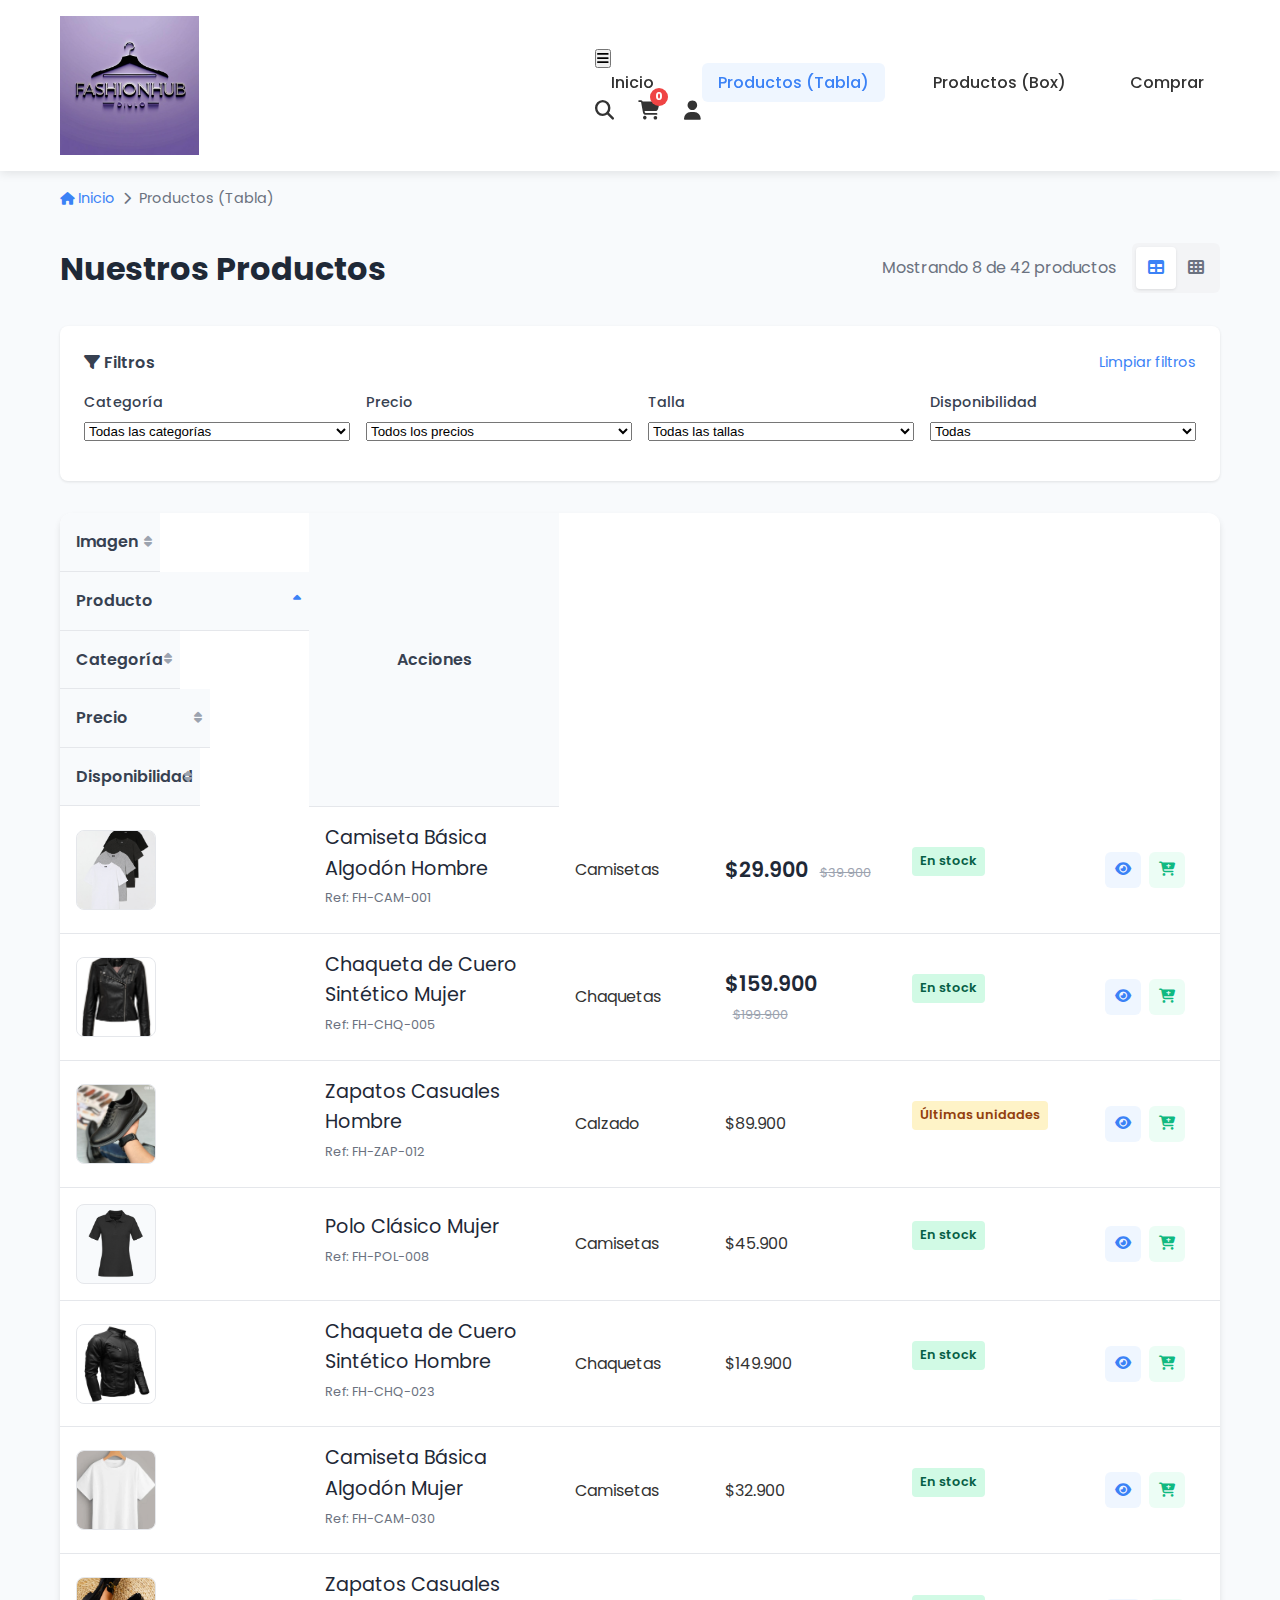
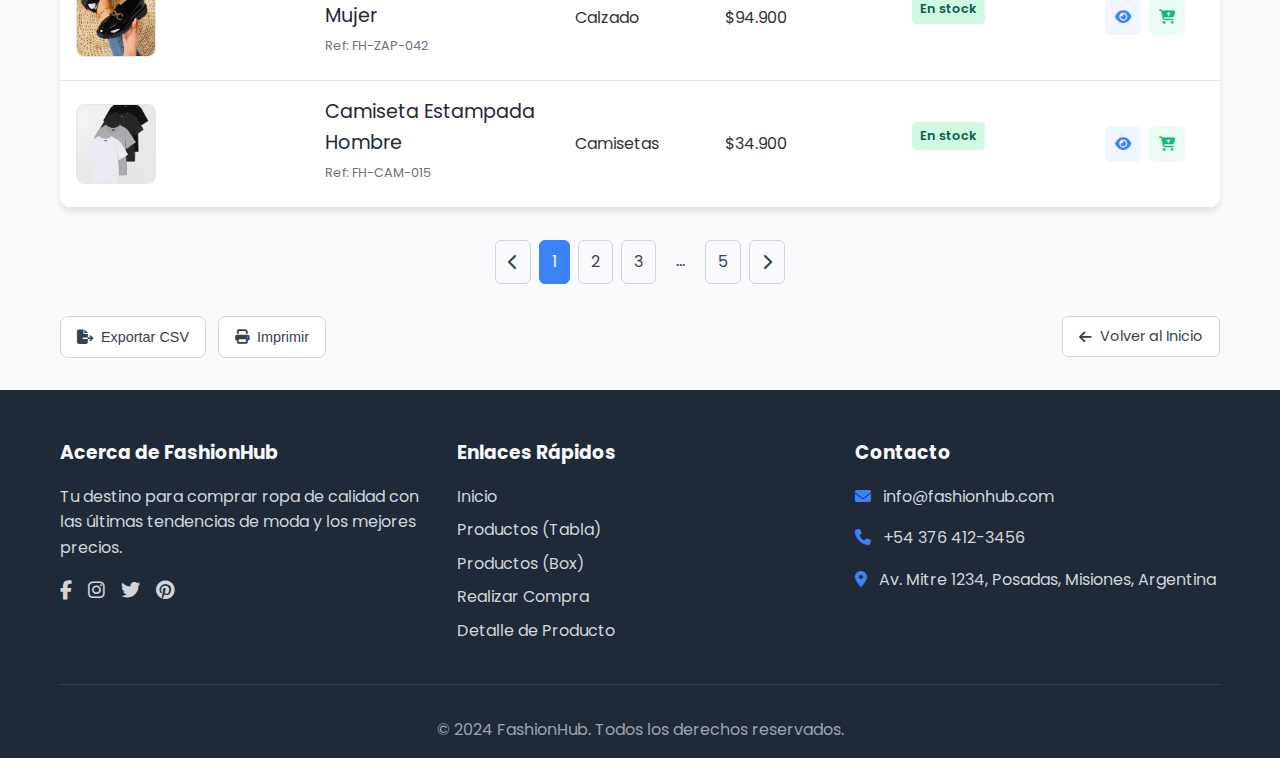
<file: listado_tabla.html>
<!DOCTYPE html>
<html lang="es">
<head>
    <meta charset="UTF-8">
    <meta name="viewport" content="width=device-width, initial-scale=1.0">
    <meta name="description" content="Explora nuestros productos de moda en vista de tabla - FashionHub">
    <title>Productos en Tabla - FashionHub</title>
    <link rel="stylesheet" href="css/styles.css">
    <link rel="stylesheet" href="https://cdnjs.cloudflare.com/ajax/libs/font-awesome/6.4.0/css/all.min.css">
    <link href="https://fonts.googleapis.com/css2?family=Poppins:wght@300;400;500;600;700&display=swap" rel="stylesheet">
    <style>
        /* Estilos específicos para las imágenes en la tabla */
        .product-img-table {
            width: 80px;
            height: 80px;
            background: #f8fafc;
            border-radius: 8px;
            display: flex;
            align-items: center;
            justify-content: center;
            overflow: hidden;
            border: 1px solid #e5e7eb;
        }
        
        .product-img-table img {
            width: 100%;
            height: 100%;
            object-fit: cover;
            border-radius: 6px;
        }
        
        /* Asegurar que la tabla sea responsive */
        .table-container {
            overflow-x: auto;
            background: white;
            border-radius: 12px;
            box-shadow: 0 4px 6px rgba(0,0,0,0.1);
        }
        
        .products-table {
            width: 100%;
            min-width: 800px;
            border-collapse: collapse;
        }
        
        .products-table th,
        .products-table td {
            padding: 1rem;
            text-align: left;
            border-bottom: 1px solid #e5e7eb;
            vertical-align: middle;
        }
        
        .products-table thead th {
            background: #f8fafc;
            font-weight: 600;
            color: #374151;
            position: sticky;
            top: 0;
            z-index: 10;
        }
        
        .products-table tbody tr {
            transition: background-color 0.2s ease;
        }
        
        .products-table tbody tr:hover {
            background: #f9fafb;
        }
        
        /* Ajustar el ancho de las columnas */
        .products-table th:first-child,
        .products-table td:first-child {
            width: 100px;
            text-align: center;
        }
        
        .products-table th:nth-child(2),
        .products-table td:nth-child(2) {
            min-width: 200px;
        }
        
        .products-table th:nth-child(3),
        .products-table td:nth-child(3) {
            width: 120px;
        }
        
        .products-table th:nth-child(4),
        .products-table td:nth-child(4) {
            width: 150px;
        }
        
        .products-table th:nth-child(5),
        .products-table td:nth-child(5) {
            width: 140px;
        }
        
        .products-table th:last-child,
        .products-table td:last-child {
            width: 120px;
            text-align: center;
        }
        
        /* Estilos para ordenamiento - CORREGIDO */
        .sortable {
            cursor: pointer;
            -webkit-user-select: none; /* Soporte para Safari y iOS */
            user-select: none; /* Soporte estándar */
            position: relative;
            padding-right: 20px;
        }
        
        .sortable:hover {
            background: #f1f5f9;
        }
        
        .sortable i {
            position: absolute;
            right: 8px;
            top: 50%;
            transform: translateY(-50%);
            color: #9ca3af;
            font-size: 0.8rem;
        }
        
        .sortable.active i {
            color: #3b82f6;
        }
        
        /* Botones de acción */
        .action-buttons {
            display: flex;
            gap: 0.5rem;
            justify-content: center;
        }
        
        .action-btn {
            width: 36px;
            height: 36px;
            border: none;
            border-radius: 6px;
            cursor: pointer;
            transition: all 0.3s ease;
            display: flex;
            align-items: center;
            justify-content: center;
            font-size: 0.9rem;
        }
        
        .view-btn {
            background: #eff6ff;
            color: #3b82f6;
        }
        
        .view-btn:hover {
            background: #3b82f6;
            color: white;
        }
        
        .add-btn {
            background: #ecfdf5;
            color: #10b981;
        }
        
        .add-btn:hover {
            background: #10b981;
            color: white;
        }
        
        /* Información del producto en tabla */
        .product-category {
            color: #6b7280;
            font-size: 0.8rem;
            margin-top: 0.25rem;
        }
        
        .product-price .current-price {
            font-weight: 600;
            color: #1f2937;
        }
        
        .product-price .original-price {
            text-decoration: line-through;
            color: #9ca3af;
            font-size: 0.8rem;
            margin-left: 0.5rem;
        }
        
        /* Export options */
        .export-options {
            display: flex;
            gap: 0.75rem;
        }
        
        .export-btn {
            display: flex;
            align-items: center;
            gap: 0.5rem;
            padding: 0.75rem 1rem;
            background: white;
            border: 1px solid #d1d5db;
            border-radius: 8px;
            cursor: pointer;
            transition: all 0.3s ease;
            font-size: 0.9rem;
            color: #374151;
        }
        
        .export-btn:hover {
            background: #f9fafb;
            border-color: #9ca3af;
            transform: translateY(-1px);
        }
        
        .page-actions {
            display: flex;
            justify-content: space-between;
            align-items: center;
            margin: 2rem 0;
            flex-wrap: wrap;
            gap: 1rem;
        }
        
        /* Estilos para notificaciones y modales */
        .notification {
            position: fixed;
            top: 100px;
            right: 20px;
            background: white;
            padding: 15px 20px;
            border-radius: 8px;
            box-shadow: 0 5px 15px rgba(0,0,0,0.2);
            border-left: 4px solid #10b981;
            transform: translateX(400px);
            transition: transform 0.3s ease;
            z-index: 10000;
            max-width: 300px;
        }
        
        .notification.active {
            transform: translateX(0);
        }
        
        .notification.error {
            border-left-color: #ef4444;
        }
        
        .notification.info {
            border-left-color: #3b82f6;
        }
        
        .close-notification {
            background: none;
            border: none;
            font-size: 18px;
            cursor: pointer;
            margin-left: 10px;
            color: #6b7280;
        }
        
        @media (max-width: 768px) {
            .page-actions {
                flex-direction: column;
                align-items: stretch;
            }
            
            .export-options {
                justify-content: center;
            }
        }
    </style>
</head>
<body>
    <header id="mainHeader">
        <div class="container">
            <div class="header-content">
                <a href="index.html" class="logo">
                    <img src="Imagenes_pagina_web/Logo_mejor.png" alt="FashionHub Logo" class="logo-img">
                </a>
                
                <nav>
                    <button class="mobile-menu-btn" aria-label="Abrir menú de navegación">
                        <i class="fas fa-bars"></i>
                    </button>
                    <ul class="nav-links">
                        <li><a href="index.html">Inicio</a></li>
                        <li><a href="listado_tabla.html" class="active">Productos (Tabla)</a></li>
                        <li><a href="listado_box.html">Productos (Box)</a></li>
                        <li><a href="comprar.html">Comprar</a></li>
                    </ul>
                    
                    <div class="nav-icons">
                        <a href="buscar.html" aria-label="Buscar productos" title="Buscar productos"><i class="fas fa-search"></i></a>
                        <a href="carrito.html" aria-label="Ver carrito de compras" title="Carrito de compras"><i class="fas fa-shopping-cart"></i><span class="cart-count">0</span></a>
                        <a href="cuenta.html" aria-label="Iniciar sesión o ver cuenta" title="Mi cuenta"><i class="fas fa-user"></i></a>
                    </div>
                </nav>
            </div>
        </div>
    </header>

    <main class="container">
        <nav aria-label="Migas de pan" class="breadcrumb">
            <a href="index.html"><i class="fas fa-home"></i> Inicio</a>
            <i class="fas fa-chevron-right"></i>
            <span>Productos (Tabla)</span>
        </nav>
        
        <div class="page-header">
            <h1 class="page-title">Nuestros Productos</h1>
            
            <div class="view-options">
                <span class="results-count">Mostrando 8 de 42 productos</span>
                <div class="view-toggle">
                    <a href="listado_tabla.html" class="active" title="Ver productos en tabla"><i class="fas fa-table"></i></a>
                    <a href="listado_box.html" title="Ver productos en cajas"><i class="fas fa-th"></i></a>
                </div>
            </div>
        </div>
        
        <section class="filters-section">
            <div class="filters-header">
                <div class="filters-title">
                    <i class="fas fa-filter"></i> Filtros
                </div>
                <a href="#" class="clear-filters">Limpiar filtros</a>
            </div>
            
            <div class="filters-grid">
                <div class="filter-group">
                    <label for="category">Categoría</label>
                    <select id="category">
                        <option value="">Todas las categorías</option>
                        <option value="camisetas">Camisetas</option>
                        <option value="pantalones">Pantalones</option>
                        <option value="chaquetas">Chaquetas</option>
                        <option value="calzado">Calzado</option>
                    </select>
                </div>
                
                <div class="filter-group">
                    <label for="price">Precio</label>
                    <select id="price">
                        <option value="">Todos los precios</option>
                        <option value="0-50">Hasta $50.000</option>
                        <option value="50-100">$50.000 - $100.000</option>
                        <option value="100-150">$100.000 - $150.000</option>
                        <option value="150+">Más de $150.000</option>
                    </select>
                </div>
                
                <div class="filter-group">
                    <label for="size">Talla</label>
                    <select id="size">
                        <option value="">Todas las tallas</option>
                        <option value="s">S</option>
                        <option value="m">M</option>
                        <option value="l">L</option>
                        <option value="xl">XL</option>
                    </select>
                </div>
                
                <div class="filter-group">
                    <label for="availability">Disponibilidad</label>
                    <select id="availability">
                        <option value="">Todas</option>
                        <option value="instock">En stock</option>
                        <option value="lowstock">Últimas unidades</option>
                    </select>
                </div>
            </div>
        </section>
        
        <section class="table-container" aria-label="Lista de productos en tabla">
            <table class="products-table">
                <thead>
                    <tr>
                        <th class="sortable" data-sort="image">
                            Imagen <i class="fas fa-sort"></i>
                        </th>
                        <th class="sortable active" data-sort="name">
                            Producto <i class="fas fa-sort-up"></i>
                        </th>
                        <th class="sortable" data-sort="category">
                            Categoría <i class="fas fa-sort"></i>
                        </th>
                        <th class="sortable" data-sort="price">
                            Precio <i class="fas fa-sort"></i>
                        </th>
                        <th class="sortable" data-sort="availability">
                            Disponibilidad <i class="fas fa-sort"></i>
                        </th>
                        <th>Acciones</th>
                    </tr>
                </thead>
                <tbody>
                    <!-- Producto 1: Camiseta Básica Algodón Hombre -->
                    <tr data-id="prod-1" data-product='{
                        "id": "prod-1",
                        "name": "Camiseta Básica Algodón Hombre",
                        "price": 29900,
                        "category": "camisetas",
                        "description": "Camiseta básica de algodón 100% para hombre. Corte clásico, cómoda y versátil. Ideal para uso diario.",
                        "features": ["100% Algodón", "Corte clásico", "Multiple colores"],
                        "sizes": ["S", "M", "L", "XL"],
                        "colors": ["Blanco", "Negro", "Gris", "Azul marino"]
                    }'>
                        <td>
                            <div class="product-img-table">
                                <img src="Imagenes_pagina_web/camiseta basica algodon hombre.png" alt="Camiseta Básica Algodón Hombre">
                            </div>
                        </td>
                        <td>
                            <span class="product-name">Camiseta Básica Algodón Hombre</span>
                            <div class="product-category">Ref: FH-CAM-001</div>
                        </td>
                        <td>Camisetas</td>
                        <td class="product-price">
                            <span class="current-price">$29.900</span>
                            <span class="original-price">$39.900</span>
                        </td>
                        <td><span class="product-status status-instock">En stock</span></td>
                        <td>
                            <div class="action-buttons">
                                <button class="action-btn view-btn view-details-btn" data-product-id="prod-1" aria-label="Ver detalles del producto" title="Ver detalles"><i class="fas fa-eye"></i></button>
                                <button class="action-btn add-btn" aria-label="Añadir al carrito" title="Añadir al carrito"><i class="fas fa-cart-plus"></i></button>
                            </div>
                        </td>
                    </tr>
                    
                    <!-- Producto 2: Chaqueta de Cuero Sintético Mujer -->
                    <tr data-id="prod-2" data-product='{
                        "id": "prod-2",
                        "name": "Chaqueta de Cuero Sintético Mujer",
                        "price": 159900,
                        "category": "chaquetas",
                        "description": "Chaqueta de cuero sintético de alta calidad para mujer. Diseño moderno y elegante, perfecta para looks casuales y formales.",
                        "features": ["Cuero sintético premium", "Forro interior suave", "Cierre frontal con cremallera"],
                        "sizes": ["XS", "S", "M", "L"],
                        "colors": ["Negro", "Marrón", "Burdeos"]
                    }'>
                        <td>
                            <div class="product-img-table">
                                <img src="Imagenes_pagina_web/chaqueta de cuero sintético mujer.webp" alt="Chaqueta de Cuero Sintético Mujer">
                            </div>
                        </td>
                        <td>
                            <span class="product-name">Chaqueta de Cuero Sintético Mujer</span>
                            <div class="product-category">Ref: FH-CHQ-005</div>
                        </td>
                        <td>Chaquetas</td>
                        <td class="product-price">
                            <span class="current-price">$159.900</span>
                            <span class="original-price">$199.900</span>
                        </td>
                        <td><span class="product-status status-instock">En stock</span></td>
                        <td>
                            <div class="action-buttons">
                                <button class="action-btn view-btn view-details-btn" data-product-id="prod-2" aria-label="Ver detalles del producto" title="Ver detalles"><i class="fas fa-eye"></i></button>
                                <button class="action-btn add-btn" aria-label="Añadir al carrito" title="Añadir al carrito"><i class="fas fa-cart-plus"></i></button>
                            </div>
                        </td>
                    </tr>
                    
                    <!-- Producto 3: Zapatos Casuales Hombre -->
                    <tr data-id="prod-3" data-product='{
                        "id": "prod-3",
                        "name": "Zapatos Casuales Hombre",
                        "price": 89900,
                        "category": "calzado",
                        "description": "Zapatos casuales para hombre fabricados en cuero genuino. Ideales para uso diario y ocasiones informales.",
                        "features": ["Cuero genuino", "Suela de goma antideslizante", "Plantilla acolchada"],
                        "sizes": ["40", "41", "42", "43", "44"],
                        "colors": ["Negro", "Marrón", "Azul"]
                    }'>
                        <td>
                            <div class="product-img-table">
                                <img src="Imagenes_pagina_web/zapatos casuales hombre.jpg" alt="Zapatos Casuales Hombre">
                            </div>
                        </td>
                        <td>
                            <span class="product-name">Zapatos Casuales Hombre</span>
                            <div class="product-category">Ref: FH-ZAP-012</div>
                        </td>
                        <td>Calzado</td>
                        <td class="product-price">$89.900</td>
                        <td><span class="product-status status-lowstock">Últimas unidades</span></td>
                        <td>
                            <div class="action-buttons">
                                <button class="action-btn view-btn view-details-btn" data-product-id="prod-3" aria-label="Ver detalles del producto" title="Ver detalles"><i class="fas fa-eye"></i></button>
                                <button class="action-btn add-btn" aria-label="Añadir al carrito" title="Añadir al carrito"><i class="fas fa-cart-plus"></i></button>
                            </div>
                        </td>
                    </tr>
                    
                    <!-- Producto 4: Polo Clásico Mujer -->
                    <tr data-id="prod-4" data-product='{
                        "id": "prod-4",
                        "name": "Polo Clásico Mujer",
                        "price": 45900,
                        "category": "camisetas",
                        "description": "Polo clásico para mujer en piqué de algodón. Diseño elegante y cómodo para cualquier ocasión.",
                        "features": ["Algodón piqué", "Corte clásico", "Cuello y puños acanalados"],
                        "sizes": ["XS", "S", "M", "L", "XL"],
                        "colors": ["Blanco", "Negro", "Azul marino", "Rojo"]
                    }'>
                        <td>
                            <div class="product-img-table">
                                <img src="Imagenes_pagina_web/polo classic mujer.png" alt="Polo Clásico Mujer">
                            </div>
                        </td>
                        <td>
                            <span class="product-name">Polo Clásico Mujer</span>
                            <div class="product-category">Ref: FH-POL-008</div>
                        </td>
                        <td>Camisetas</td>
                        <td class="product-price">$45.900</td>
                        <td><span class="product-status status-instock">En stock</span></td>
                        <td>
                            <div class="action-buttons">
                                <button class="action-btn view-btn view-details-btn" data-product-id="prod-4" aria-label="Ver detalles del producto" title="Ver detalles"><i class="fas fa-eye"></i></button>
                                <button class="action-btn add-btn" aria-label="Añadir al carrito" title="Añadir al carrito"><i class="fas fa-cart-plus"></i></button>
                            </div>
                        </td>
                    </tr>
                    
                    <!-- Producto 5: Chaqueta de Cuero Sintético Hombre -->
                    <tr data-id="prod-5" data-product='{
                        "id": "prod-5",
                        "name": "Chaqueta de Cuero Sintético Hombre",
                        "price": 149900,
                        "category": "chaquetas",
                        "description": "Chaqueta de cuero sintético para hombre con diseño moderno y resistente.",
                        "features": ["Cuero sintético premium", "Forro interior", "Bolsillos funcionales"],
                        "sizes": ["S", "M", "L", "XL"],
                        "colors": ["Negro", "Marrón", "Verde militar"]
                    }'>
                        <td>
                            <div class="product-img-table">
                                <img src="Imagenes_pagina_web/chaqueta de cuero sintético hombre.webp" alt="Chaqueta de Cuero Sintético Hombre">
                            </div>
                        </td>
                        <td>
                            <span class="product-name">Chaqueta de Cuero Sintético Hombre</span>
                            <div class="product-category">Ref: FH-CHQ-023</div>
                        </td>
                        <td>Chaquetas</td>
                        <td class="product-price">$149.900</td>
                        <td><span class="product-status status-instock">En stock</span></td>
                        <td>
                            <div class="action-buttons">
                                <button class="action-btn view-btn view-details-btn" data-product-id="prod-5" aria-label="Ver detalles del producto" title="Ver detalles"><i class="fas fa-eye"></i></button>
                                <button class="action-btn add-btn" aria-label="Añadir al carrito" title="Añadir al carrito"><i class="fas fa-cart-plus"></i></button>
                            </div>
                        </td>
                    </tr>
                    
                    <!-- Producto 6: Camiseta Básica Algodón Mujer -->
                    <tr data-id="prod-6" data-product='{
                        "id": "prod-6",
                        "name": "Camiseta Básica Algodón Mujer",
                        "price": 32900,
                        "category": "camisetas",
                        "description": "Camiseta básica de algodón 100% para mujer. Corte femenino y cómodo para uso diario.",
                        "features": ["100% Algodón", "Corte femenino", "Multiple colores"],
                        "sizes": ["XS", "S", "M", "L"],
                        "colors": ["Blanco", "Negro", "Rosa", "Azul claro"]
                    }'>
                        <td>
                            <div class="product-img-table">
                                <img src="Imagenes_pagina_web/camiseta basica algodon mujer.png" alt="Camiseta Básica Algodón Mujer">
                            </div>
                        </td>
                        <td>
                            <span class="product-name">Camiseta Básica Algodón Mujer</span>
                            <div class="product-category">Ref: FH-CAM-030</div>
                        </td>
                        <td>Camisetas</td>
                        <td class="product-price">$32.900</td>
                        <td><span class="product-status status-instock">En stock</span></td>
                        <td>
                            <div class="action-buttons">
                                <button class="action-btn view-btn view-details-btn" data-product-id="prod-6" aria-label="Ver detalles del producto" title="Ver detalles"><i class="fas fa-eye"></i></button>
                                <button class="action-btn add-btn" aria-label="Añadir al carrito" title="Añadir al carrito"><i class="fas fa-cart-plus"></i></button>
                            </div>
                        </td>
                    </tr>
                    
                    <!-- Producto 7: Zapatos Casuales Mujer -->
                    <tr data-id="prod-7" data-product='{
                        "id": "prod-7",
                        "name": "Zapatos Casuales Mujer",
                        "price": 94900,
                        "category": "calzado",
                        "description": "Zapatos casuales para mujer con diseño elegante y cómodo para todo el día.",
                        "features": ["Cuero genuino", "Suela flexible", "Plantilla ergonómica"],
                        "sizes": ["36", "37", "38", "39", "40"],
                        "colors": ["Negro", "Beige", "Rojo", "Azul marino"]
                    }'>
                        <td>
                            <div class="product-img-table">
                                <img src="Imagenes_pagina_web/zapatos casuales mujer.jpg" alt="Zapatos Casuales Mujer">
                            </div>
                        </td>
                        <td>
                            <span class="product-name">Zapatos Casuales Mujer</span>
                            <div class="product-category">Ref: FH-ZAP-042</div>
                        </td>
                        <td>Calzado</td>
                        <td class="product-price">$94.900</td>
                        <td><span class="product-status status-instock">En stock</span></td>
                        <td>
                            <div class="action-buttons">
                                <button class="action-btn view-btn view-details-btn" data-product-id="prod-7" aria-label="Ver detalles del producto" title="Ver detalles"><i class="fas fa-eye"></i></button>
                                <button class="action-btn add-btn" aria-label="Añadir al carrito" title="Añadir al carrito"><i class="fas fa-cart-plus"></i></button>
                            </div>
                        </td>
                    </tr>
                    
                    <!-- Producto 8: Camiseta Estampada Hombre -->
                    <tr data-id="prod-8" data-product='{
                        "id": "prod-8",
                        "name": "Camiseta Estampada Hombre",
                        "price": 34900,
                        "category": "camisetas",
                        "description": "Camiseta con diseño moderno y estampado exclusivo para hombre.",
                        "features": ["Algodón premium", "Estampado exclusivo", "Corte moderno"],
                        "sizes": ["S", "M", "L", "XL"],
                        "colors": ["Negro", "Blanco", "Gris", "Verde"]
                    }'>
                        <td>
                            <div class="product-img-table">
                                <img src="Imagenes_pagina_web/camiseta basica algodon hombre.png" alt="Camiseta Estampada Hombre">
                            </div>
                        </td>
                        <td>
                            <span class="product-name">Camiseta Estampada Hombre</span>
                            <div class="product-category">Ref: FH-CAM-015</div>
                        </td>
                        <td>Camisetas</td>
                        <td class="product-price">$34.900</td>
                        <td><span class="product-status status-instock">En stock</span></td>
                        <td>
                            <div class="action-buttons">
                                <button class="action-btn view-btn view-details-btn" data-product-id="prod-8" aria-label="Ver detalles del producto" title="Ver detalles"><i class="fas fa-eye"></i></button>
                                <button class="action-btn add-btn" aria-label="Añadir al carrito" title="Añadir al carrito"><i class="fas fa-cart-plus"></i></button>
                            </div>
                        </td>
                    </tr>
                </tbody>
            </table>
        </section>
        
        <nav aria-label="Paginación de productos" class="pagination">
            <a href="#" class="pagination-item pagination-arrow" aria-label="Página anterior" title="Página anterior"><i class="fas fa-chevron-left"></i></a>
            <a href="#" class="pagination-item pagination-page active" aria-label="Página 1" title="Página 1">1</a>
            <a href="#" class="pagination-item pagination-page" aria-label="Página 2" title="Página 2">2</a>
            <a href="#" class="pagination-item pagination-page" aria-label="Página 3" title="Página 3">3</a>
            <span class="pagination-item pagination-dots">...</span>
            <a href="#" class="pagination-item pagination-page" aria-label="Página 5" title="Página 5">5</a>
            <a href="#" class="pagination-item pagination-arrow" aria-label="Página siguiente" title="Página siguiente"><i class="fas fa-chevron-right"></i></a>
        </nav>
        
        <div class="page-actions">
            <div class="export-options">
                <button class="export-btn" title="Exportar a CSV"><i class="fas fa-file-export"></i> Exportar CSV</button>
                <button class="export-btn" title="Imprimir lista"><i class="fas fa-print"></i> Imprimir</button>
            </div>
            
            <a href="index.html" class="back-btn" title="Volver al inicio"><i class="fas fa-arrow-left"></i> Volver al Inicio</a>
        </div>
    </main>

    <footer>
        <div class="container">
            <div class="footer-content">
                <div class="footer-section">
                    <h3>Acerca de FashionHub</h3>
                    <p>Tu destino para comprar ropa de calidad con las últimas tendencias de moda y los mejores precios.</p>
                    <div class="social-icons">
                        <a href="#" aria-label="Síguenos en Facebook" title="Facebook"><i class="fab fa-facebook-f"></i></a>
                        <a href="#" aria-label="Síguenos en Instagram" title="Instagram"><i class="fab fa-instagram"></i></a>
                        <a href="#" aria-label="Síguenos en Twitter" title="Twitter"><i class="fab fa-twitter"></i></a>
                        <a href="#" aria-label="Síguenos en Pinterest" title="Pinterest"><i class="fab fa-pinterest"></i></a>
                    </div>
                </div>
                
                <div class="footer-section">
                    <h3>Enlaces Rápidos</h3>
                    <ul class="footer-links">
                        <li><a href="index.html">Inicio</a></li>
                        <li><a href="listado_tabla.html">Productos (Tabla)</a></li>
                        <li><a href="listado_box.html">Productos (Box)</a></li>
                        <li><a href="comprar.html">Realizar Compra</a></li>
                        <li><a href="producto.html">Detalle de Producto</a></li>
                    </ul>
                </div>
                
                <div class="footer-section">
                    <h3>Contacto</h3>
                    <p><i class="fas fa-envelope"></i> info@fashionhub.com</p>
                    <p><i class="fas fa-phone"></i> +54 376 412-3456</p>
                    <p><i class="fas fa-map-marker-alt"></i> Av. Mitre 1234, Posadas, Misiones, Argentina</p>
                </div>
            </div>
            
            <div class="footer-bottom">
                <p>&copy; 2024 FashionHub. Todos los derechos reservados.</p>
            </div>
        </div>
    </footer>

    <script>
        // JavaScript mejorado para listado_tabla.html
        class ListadoTabla {
            constructor() {
                this.currentSort = { column: 'name', direction: 'asc' };
                this.filters = {
                    category: '',
                    price: '',
                    size: '',
                    availability: ''
                };
                this.products = this.loadProducts();
                this.init();
            }

            init() {
                this.initNavigation();
                this.initTableSorting();
                this.initFilters();
                this.initProductInteractions();
                this.initPagination();
                this.initExportFunctions();
                this.initCart();
            }

            // CARGAR PRODUCTOS DESDE LOS DATOS DEL HTML
            loadProducts() {
                const products = {};
                const productRows = document.querySelectorAll('tr[data-product]');
                
                productRows.forEach(row => {
                    try {
                        const productData = JSON.parse(row.getAttribute('data-product'));
                        products[productData.id] = productData;
                    } catch (e) {
                        console.error('Error parsing product data:', e);
                    }
                });
                
                return products;
            }

            // NAVEGACIÓN
            initNavigation() {
                // Menú móvil
                const mobileBtn = document.querySelector('.mobile-menu-btn');
                if (mobileBtn) {
                    mobileBtn.addEventListener('click', () => {
                        const navLinks = document.querySelector('.nav-links');
                        navLinks.classList.toggle('mobile-open');
                        mobileBtn.innerHTML = navLinks.classList.contains('mobile-open') ? 
                            '<i class="fas fa-times"></i>' : '<i class="fas fa-bars"></i>';
                    });
                }

                // Enlaces activos
                const currentPage = window.location.pathname.split('/').pop() || 'listado_tabla.html';
                document.querySelectorAll('.nav-links a').forEach(link => {
                    if (link.getAttribute('href') === currentPage) {
                        link.classList.add('active');
                    } else {
                        link.classList.remove('active');
                    }
                });
            }

            initTableSorting() {
                const sortableHeaders = document.querySelectorAll('.sortable');
                
                sortableHeaders.forEach(header => {
                    header.addEventListener('click', (e) => {
                        const column = header.getAttribute('data-sort');
                        this.sortTable(column, header);
                    });
                });
            }

            sortTable(column, header) {
                const isActive = header.classList.contains('active');
                const currentDirection = header.querySelector('.fa-sort-up') ? 'asc' : 'desc';
                
                // Remover clases activas de todos los headers
                document.querySelectorAll('.sortable').forEach(h => {
                    h.classList.remove('active');
                    const icon = h.querySelector('i');
                    if (icon) {
                        icon.className = 'fas fa-sort';
                    }
                });
                
                // Añadir clase activa al header clickeado
                header.classList.add('active');
                
                // Determinar nueva dirección
                let newDirection = 'asc';
                if (isActive && currentDirection === 'asc') {
                    newDirection = 'desc';
                }
                
                // Actualizar icono
                const icon = header.querySelector('i');
                if (icon) {
                    icon.className = newDirection === 'asc' ? 'fas fa-sort-up' : 'fas fa-sort-down';
                }
                
                this.currentSort = { column, direction: newDirection };
                this.showNotification(`Tabla ordenada por: ${column} (${newDirection === 'asc' ? 'ascendente' : 'descendente'})`, 'info');
                
                // Aquí iría la lógica real de ordenamiento
                // this.performSorting(column, newDirection);
            }

            initFilters() {
                const filterSelects = document.querySelectorAll('select');
                filterSelects.forEach(select => {
                    select.addEventListener('change', (e) => {
                        this.filters[e.target.id] = e.target.value;
                        this.applyFilters();
                    });
                });

                const clearFiltersBtn = document.querySelector('.clear-filters');
                if (clearFiltersBtn) {
                    clearFiltersBtn.addEventListener('click', (e) => {
                        e.preventDefault();
                        this.clearFilters();
                    });
                }
            }

            initProductInteractions() {
                // Botones Ver Detalles
                const viewDetailsButtons = document.querySelectorAll('.view-details-btn');
                viewDetailsButtons.forEach(button => {
                    button.addEventListener('click', (e) => {
                        e.preventDefault();
                        const productId = button.getAttribute('data-product-id');
                        this.viewProductDetails(productId);
                    });
                });

                // Botones de añadir al carrito
                const addToCartButtons = document.querySelectorAll('.action-btn.add-btn');
                addToCartButtons.forEach(button => {
                    button.addEventListener('click', (e) => {
                        e.preventDefault();
                        this.addToCart(button);
                    });
                });
            }

            // MÉTODO PARA VER DETALLES DEL PRODUCTO
            viewProductDetails(productId) {
                const productData = this.products[productId];
                
                if (!productData) {
                    this.showNotification('Producto no encontrado', 'error');
                    return;
                }

                // Guardar el producto seleccionado en localStorage
                localStorage.setItem('selectedProduct', JSON.stringify(productData));
                
                // Redirigir a la página de detalles del producto
                window.location.href = `producto.html?id=${productId}`;
            }

            addToCart(button) {
                const productRow = button.closest('tr');
                if (!productRow) return;

                const productId = productRow.dataset.id;
                const productData = this.products[productId];
                
                if (!productData) return;

                let cartItems = JSON.parse(localStorage.getItem('cartItems')) || [];
                const existingItem = cartItems.find(item => item.id === productId);
                
                if (existingItem) {
                    existingItem.quantity += 1;
                } else {
                    cartItems.push({
                        id: productData.id,
                        name: productData.name,
                        price: productData.price,
                        quantity: 1,
                        image: productRow.querySelector('.product-img-table img')?.src || ''
                    });
                }

                localStorage.setItem('cartItems', JSON.stringify(cartItems));
                this.updateCartCount();
                this.showNotification(`✓ ${productData.name} añadido al carrito`, 'success');
            }

            initPagination() {
                const paginationItems = document.querySelectorAll('.pagination-item:not(.pagination-dots)');
                paginationItems.forEach(item => {
                    item.addEventListener('click', (e) => {
                        e.preventDefault();
                        if (!item.classList.contains('active')) {
                            paginationItems.forEach(i => i.classList.remove('active'));
                            item.classList.add('active');
                            this.showNotification('Cambiando de página...', 'info');
                        }
                    });
                });
            }

            initExportFunctions() {
                const exportCSVBtn = document.querySelector('.export-btn .fa-file-export')?.closest('.export-btn');
                const printBtn = document.querySelector('.export-btn .fa-print')?.closest('.export-btn');
                
                if (exportCSVBtn) {
                    exportCSVBtn.addEventListener('click', () => {
                        this.exportToCSV();
                    });
                }
                
                if (printBtn) {
                    printBtn.addEventListener('click', () => {
                        this.printPage();
                    });
                }
            }

            initCart() {
                this.updateCartCount();
            }

            applyFilters() {
                let activeFilters = Object.values(this.filters).filter(value => value !== '');
                if (activeFilters.length > 0) {
                    this.showNotification('Filtros aplicados correctamente', 'success');
                    // Aquí iría la lógica real de filtrado
                }
            }

            clearFilters() {
                const filterSelects = document.querySelectorAll('select');
                filterSelects.forEach(select => {
                    select.value = '';
                    this.filters[select.id] = '';
                });
                
                this.showNotification('Filtros limpiados', 'info');
            }

            updateCartCount() {
                const cartItems = JSON.parse(localStorage.getItem('cartItems')) || [];
                const totalItems = cartItems.reduce((sum, item) => sum + item.quantity, 0);
                const cartCount = document.querySelector('.cart-count');
                
                if (cartCount) {
                    cartCount.textContent = totalItems;
                }
            }

            exportToCSV() {
                this.showNotification('Generando archivo CSV...', 'info');
                // Simular proceso de exportación
                setTimeout(() => {
                    this.showNotification('Archivo CSV descargado exitosamente', 'success');
                }, 1500);
            }

            printPage() {
                window.print();
            }

            parsePrice(priceString) {
                return parseInt(priceString.replace(/[^\d]/g, '')) || 0;
            }

            showNotification(message, type = 'success') {
                const notification = document.createElement('div');
                notification.className = `notification ${type}`;
                notification.innerHTML = `
                    <span>${message}</span>
                    <button class="close-notification">&times;</button>
                `;
                
                document.body.appendChild(notification);

                setTimeout(() => {
                    notification.classList.add('active');
                }, 10);

                notification.querySelector('.close-notification').addEventListener('click', () => {
                    notification.remove();
                });

                setTimeout(() => {
                    if (notification.parentNode) {
                        notification.classList.remove('active');
                        setTimeout(() => {
                            if (notification.parentNode) {
                                notification.remove();
                            }
                        }, 300);
                    }
                }, 4000);
            }
        }

        // Inicializar cuando el DOM esté listo
        document.addEventListener('DOMContentLoaded', () => {
            window.listadoTabla = new ListadoTabla();
        });
    </script>
</body>
</html>
</file>
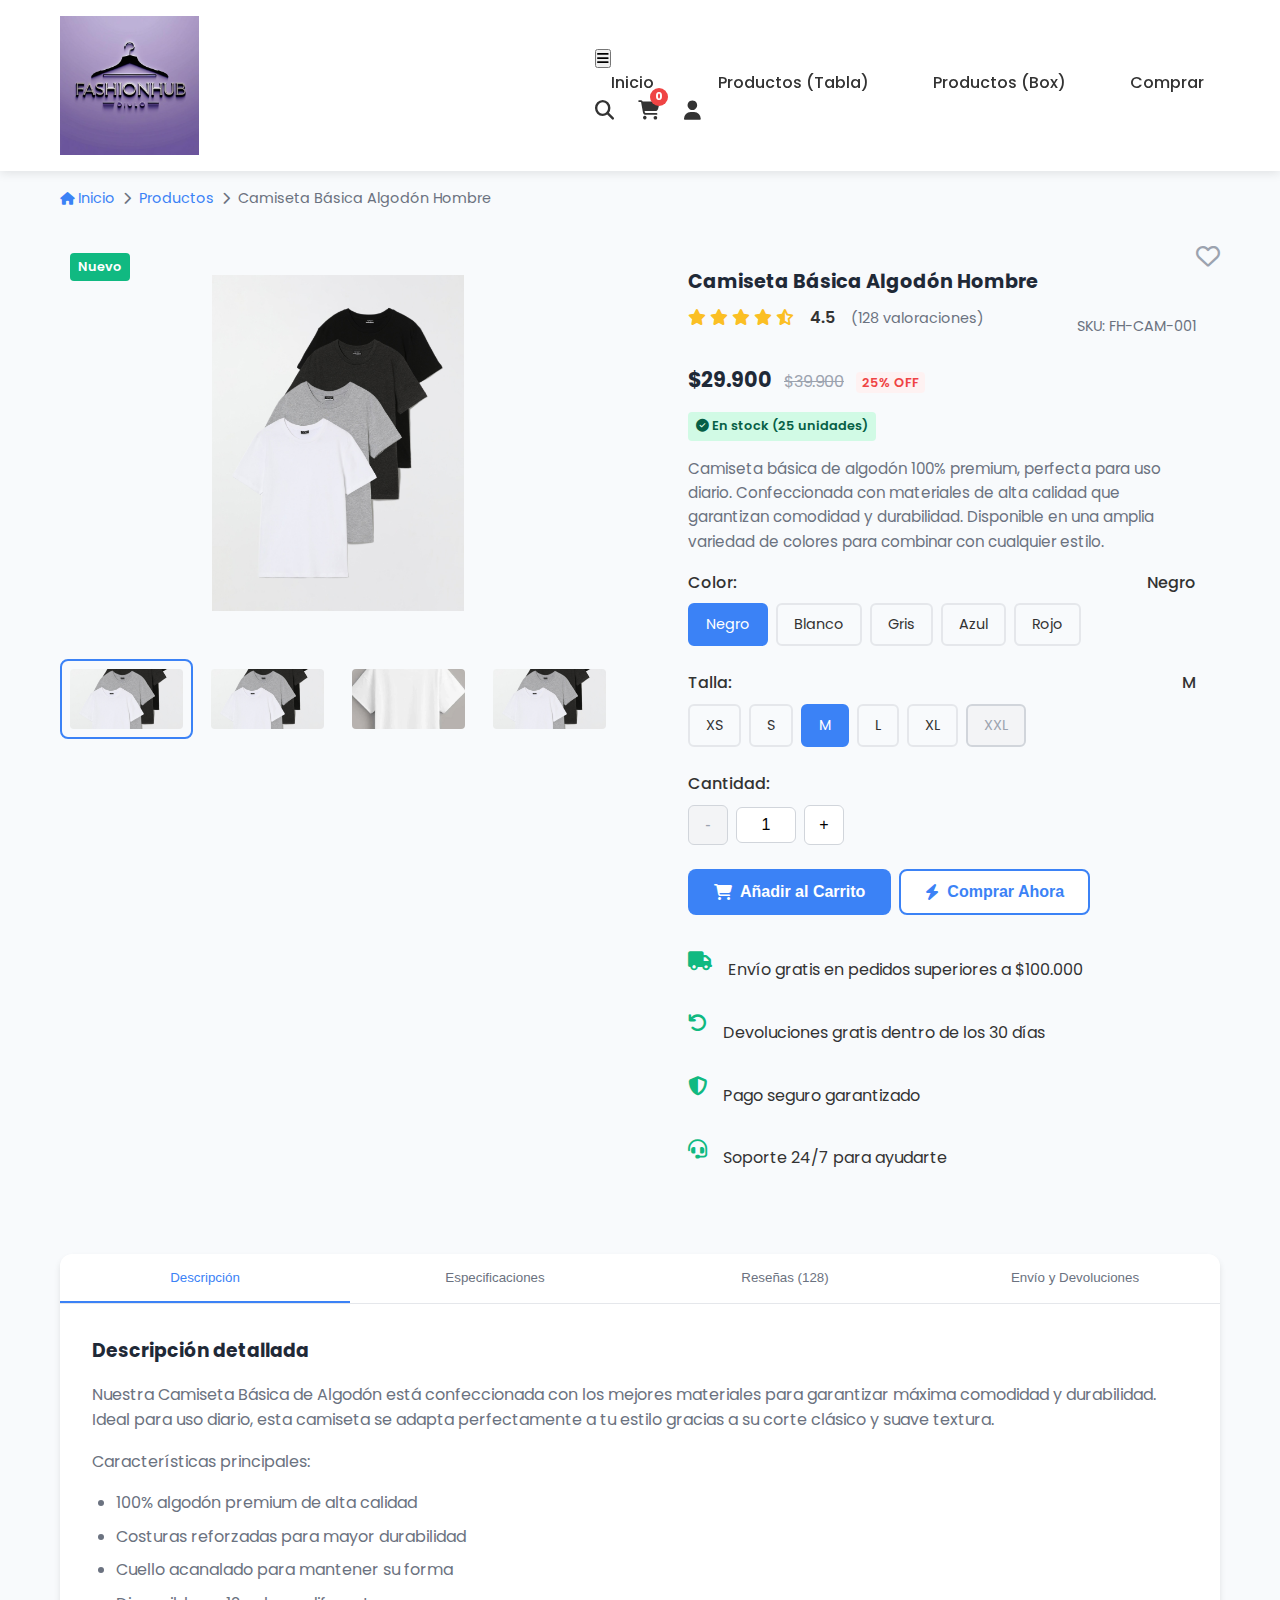
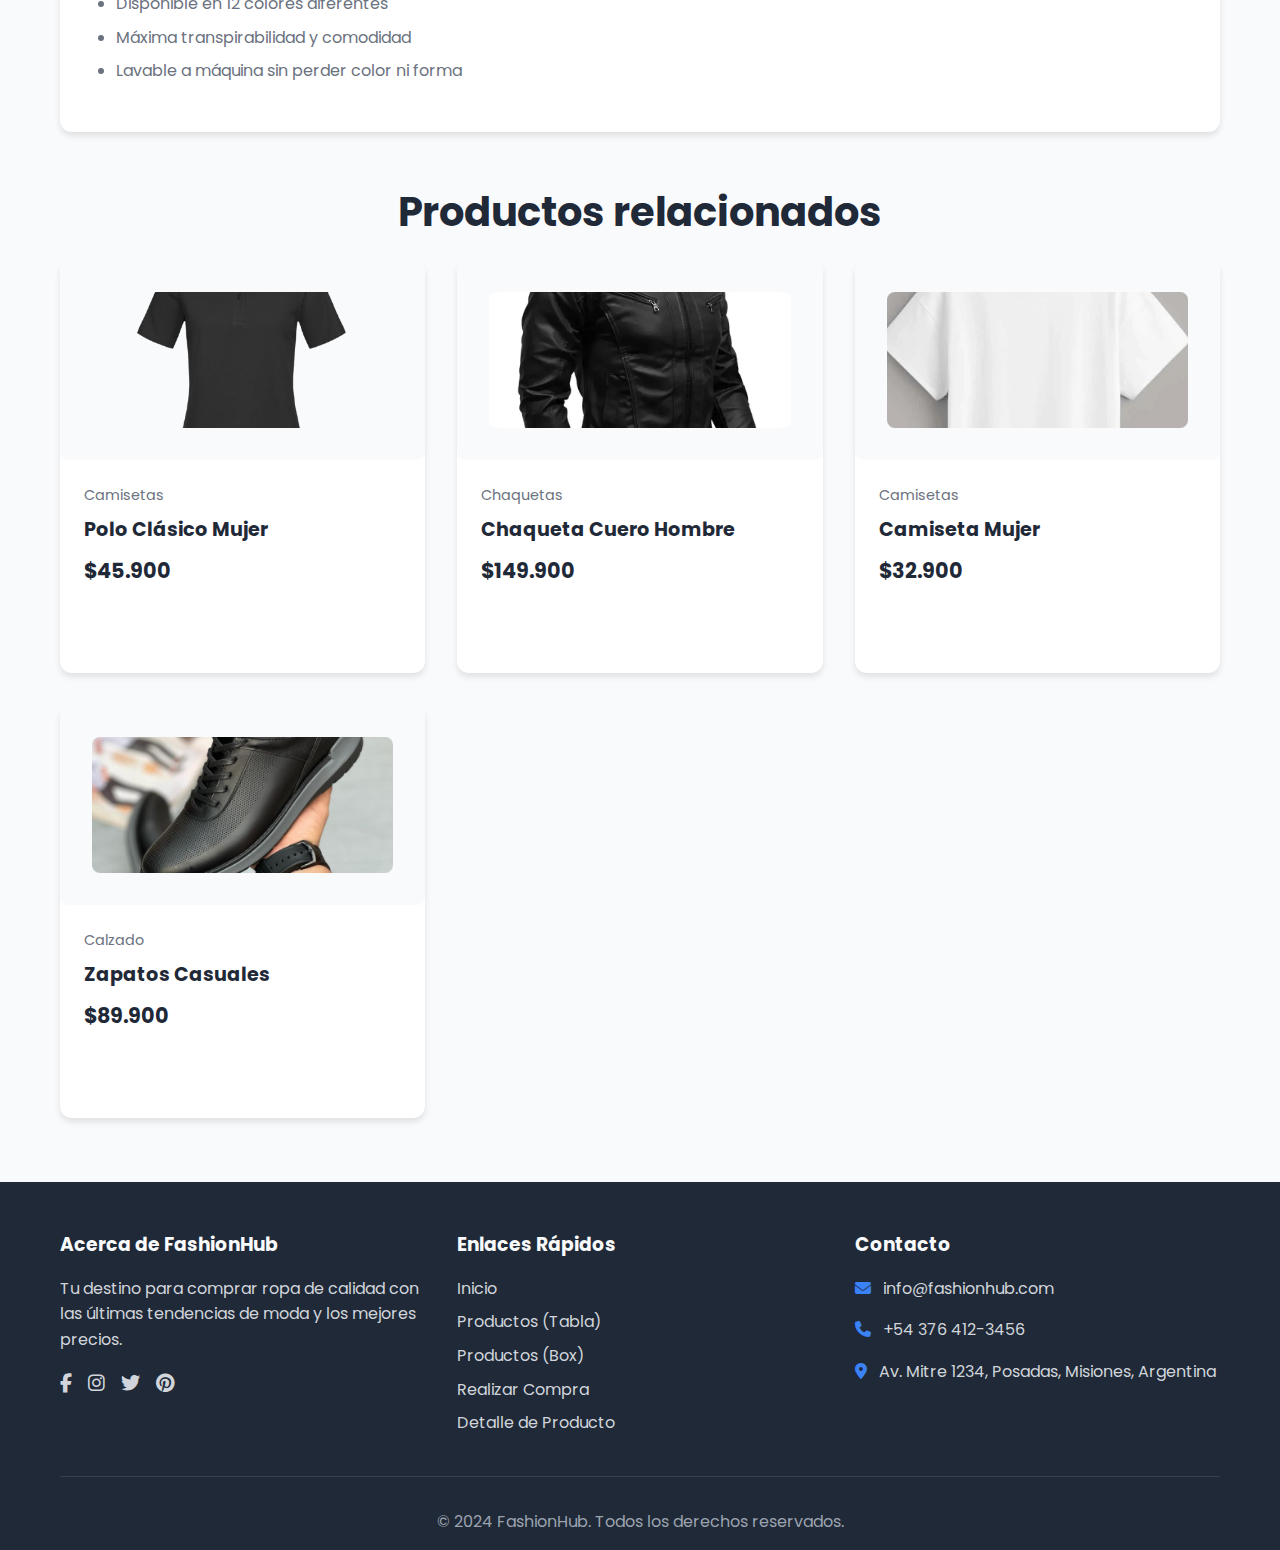
<file: producto.html>
<!DOCTYPE html>
<html lang="es">
<head>
    <meta charset="UTF-8">
    <meta name="viewport" content="width=device-width, initial-scale=1.0">
    <title>Camiseta Básica Algodón - FashionHub</title>
    <link rel="stylesheet" href="css/styles.css">
    <link rel="stylesheet" href="https://cdnjs.cloudflare.com/ajax/libs/font-awesome/6.4.0/css/all.min.css">
    <link href="https://fonts.googleapis.com/css2?family=Poppins:wght@300;400;500;600;700&display=swap" rel="stylesheet">
    <style>
        /* Estilos específicos para la galería de productos */
        .product-main-image {
            background: #f8fafc;
            border-radius: 12px;
            padding: 2rem;
            text-align: center;
            margin-bottom: 1rem;
            width: 100%;
            height: 400px;
            display: flex;
            align-items: center;
            justify-content: center;
            overflow: hidden;
        }
        
        .product-main-image img {
            width: 100%;
            height: 100%;
            object-fit: contain;
            border-radius: 8px;
            transition: transform 0.3s ease;
        }
        
        .product-main-image:hover img {
            transform: scale(1.05);
        }
        
        .product-thumbnails {
            display: grid;
            grid-template-columns: repeat(4, 1fr);
            gap: 0.5rem;
            width: 100%;
        }
        
        .product-thumbnail {
            background: #f8fafc;
            border-radius: 8px;
            padding: 0.5rem;
            text-align: center;
            cursor: pointer;
            transition: all 0.3s;
            border: 2px solid transparent;
            height: 80px;
            display: flex;
            align-items: center;
            justify-content: center;
            overflow: hidden;
        }
        
        .product-thumbnail.active {
            border-color: #3b82f6;
        }
        
        .product-thumbnail:hover {
            border-color: #3b82f6;
        }
        
        .product-thumbnail img {
            width: 100%;
            height: 100%;
            object-fit: cover;
            border-radius: 4px;
        }
        
        /* Estilos para imágenes en productos relacionados */
        .related-products .product-image {
            height: 200px;
            display: flex;
            align-items: center;
            justify-content: center;
            overflow: hidden;
            background: #f8fafc;
            border-radius: 8px;
        }
        
        .related-products .product-image img {
            width: 100%;
            height: 100%;
            object-fit: cover;
        }
        
        /* Estilos para variantes */
        .variant-option {
            padding: 8px 16px;
            border: 2px solid #e5e7eb;
            border-radius: 6px;
            cursor: pointer;
            transition: all 0.3s;
            text-align: center;
            font-size: 0.9rem;
        }
        
        .variant-option.selected {
            background: #3b82f6;
            color: white;
            border-color: #3b82f6;
        }
        
        .variant-option.disabled {
            background: #f3f4f6;
            color: #9ca3af;
            cursor: not-allowed;
            border-color: #d1d5db;
        }
        
        .variant-option:hover:not(.disabled):not(.selected) {
            border-color: #3b82f6;
            background: #eff6ff;
        }
        
        /* Estilos para controles de cantidad */
        .quantity-controls {
            display: flex;
            align-items: center;
            gap: 0.5rem;
        }
        
        .quantity-btn {
            width: 40px;
            height: 40px;
            border: 1px solid #d1d5db;
            background: white;
            border-radius: 6px;
            cursor: pointer;
            transition: all 0.3s;
            display: flex;
            align-items: center;
            justify-content: center;
            font-size: 1rem;
        }
        
        .quantity-btn:hover {
            background: #f9fafb;
            border-color: #9ca3af;
        }
        
        .quantity-btn:disabled {
            background: #f3f4f6;
            color: #9ca3af;
            cursor: not-allowed;
        }
        
        .quantity-input {
            width: 60px;
            text-align: center;
            padding: 8px;
            border: 1px solid #d1d5db;
            border-radius: 6px;
            font-size: 1rem;
        }
        
        /* Estilos para pestañas */
        .tabs-header {
            display: flex;
            border-bottom: 1px solid #e5e7eb;
            flex-wrap: wrap;
        }
        
        .tab-btn {
            padding: 1rem 2rem;
            background: none;
            border: none;
            cursor: pointer;
            transition: all 0.3s;
            font-weight: 500;
            color: #6b7280;
            border-bottom: 2px solid transparent;
            flex: 1;
            min-width: 120px;
            text-align: center;
        }
        
        .tab-btn.active {
            color: #3b82f6;
            border-bottom-color: #3b82f6;
        }
        
        .tab-btn:hover {
            color: #374151;
            background: #f9fafb;
        }
        
        .tab-content {
            padding: 2rem;
            display: none;
        }
        
        .tab-content.active {
            display: block;
            animation: fadeIn 0.3s ease;
        }
        
        @keyframes fadeIn {
            from { opacity: 0; }
            to { opacity: 1; }
        }
        
        /* Estilos para tabla de especificaciones */
        .specs-table {
            width: 100%;
            border-collapse: collapse;
        }
        
        .specs-table td {
            padding: 0.75rem;
            border-bottom: 1px solid #e5e7eb;
        }
        
        .specs-table td:first-child {
            font-weight: 600;
            color: #374151;
            width: 30%;
        }
        
        /* Estilos para reseñas */
        .review-item {
            padding: 1.5rem;
            border: 1px solid #e5e7eb;
            border-radius: 8px;
            margin-bottom: 1rem;
        }
        
        .review-header {
            display: flex;
            justify-content: space-between;
            align-items: center;
            margin-bottom: 0.5rem;
        }
        
        .reviewer {
            font-weight: 600;
            color: #374151;
        }
        
        .review-date {
            color: #6b7280;
            font-size: 0.9rem;
        }
        
        .review-rating {
            margin-bottom: 0.5rem;
        }
        
        /* Responsive */
        @media (max-width: 768px) {
            .product-detail {
                grid-template-columns: 1fr;
                gap: 2rem;
            }
            
            .product-thumbnails {
                grid-template-columns: repeat(2, 1fr);
            }
            
            .tabs-header {
                flex-direction: column;
            }
            
            .tab-btn {
                flex: none;
                width: 100%;
            }
        }
    </style>
</head>
<body>
    <header id="mainHeader">
        <div class="container">
            <div class="header-content">
                <a href="index.html" class="logo">
                    <img src="Imagenes_pagina_web/Logo_mejor.png" alt="FashionHub Logo" class="logo-img">
                </a>
                
                <nav>
                    <button class="mobile-menu-btn" aria-label="Abrir menú de navegación">
                        <i class="fas fa-bars"></i>
                    </button>
                    <ul class="nav-links">
                        <li><a href="index.html">Inicio</a></li>
                        <li><a href="listado_tabla.html">Productos (Tabla)</a></li>
                        <li><a href="listado_box.html">Productos (Box)</a></li>
                        <li><a href="comprar.html">Comprar</a></li>
                    </ul>
                    
                    <div class="nav-icons">
                        <a href="buscar.html" aria-label="Buscar productos" title="Buscar productos"><i class="fas fa-search"></i></a>
                        <a href="carrito.html" aria-label="Ver carrito de compras" title="Carrito de compras"><i class="fas fa-shopping-cart"></i><span class="cart-count">0</span></a>
                        <a href="cuenta.html" aria-label="Iniciar sesión o ver cuenta" title="Mi cuenta"><i class="fas fa-user"></i></a>
                    </div>
                </nav>
            </div>
        </div>
    </header>

    <div class="container">
        <nav aria-label="Migas de pan" class="breadcrumb">
            <a href="index.html"><i class="fas fa-home"></i> Inicio</a>
            <i class="fas fa-chevron-right"></i>
            <a href="listado_box.html">Productos</a>
            <i class="fas fa-chevron-right"></i>
            <span>Camiseta Básica Algodón Hombre</span>
        </nav>
        
        <div class="product-detail">
            <div class="product-gallery">
                <span class="product-badge badge-new">Nuevo</span>
                <div class="product-main-image">
                    <img src="Imagenes_pagina_web/camiseta basica algodon hombre.png" alt="Camiseta Básica Algodón Hombre - Vista principal" id="mainProductImage">
                </div>
                <div class="product-thumbnails">
                    <div class="product-thumbnail active" data-image="Imagenes_pagina_web/camiseta basica algodon hombre.png">
                        <img src="Imagenes_pagina_web/camiseta basica algodon hombre.png" alt="Camiseta - Vista frontal">
                    </div>
                    <div class="product-thumbnail" data-image="Imagenes_pagina_web/camiseta basica algodon hombre.png">
                        <img src="Imagenes_pagina_web/camiseta basica algodon hombre.png" alt="Camiseta - Vista lateral">
                    </div>
                    <div class="product-thumbnail" data-image="Imagenes_pagina_web/camiseta basica algodon mujer.png">
                        <img src="Imagenes_pagina_web/camiseta basica algodon mujer.png" alt="Camiseta - Vista trasera">
                    </div>
                    <div class="product-thumbnail" data-image="Imagenes_pagina_web/camiseta basica algodon hombre.png">
                        <img src="Imagenes_pagina_web/camiseta basica algodon hombre.png" alt="Camiseta - Detalle de tela">
                    </div>
                </div>
            </div>
            
            <div class="product-info">
                <button class="wishlist-btn" aria-label="Añadir a favoritos" title="Añadir a favoritos">
                    <i class="far fa-heart"></i>
                </button>
                
                <h1 class="product-title">Camiseta Básica Algodón Hombre</h1>
                
                <div class="product-meta">
                    <div class="product-rating">
                        <div class="stars">
                            <i class="fas fa-star"></i>
                            <i class="fas fa-star"></i>
                            <i class="fas fa-star"></i>
                            <i class="fas fa-star"></i>
                            <i class="fas fa-star-half-alt"></i>
                        </div>
                        <span class="rating-value">4.5</span>
                        <span class="rating-count">(128 valoraciones)</span>
                    </div>
                    <div class="product-sku">SKU: FH-CAM-001</div>
                </div>
                
                <div class="product-price">
                    <span class="current-price">$29.900</span>
                    <span class="original-price">$39.900</span>
                    <span class="discount">25% OFF</span>
                </div>
                
                <span class="product-status status-instock">
                    <i class="fas fa-check-circle"></i> En stock (25 unidades)
                </span>
                
                <p class="product-description">
                    Camiseta básica de algodón 100% premium, perfecta para uso diario. Confeccionada con materiales de alta calidad que garantizan comodidad y durabilidad. Disponible en una amplia variedad de colores para combinar con cualquier estilo.
                </p>
                
                <div class="variant-selector">
                    <div class="variant-title">
                        <span>Color:</span>
                        <span id="selected-color">Negro</span>
                    </div>
                    <div class="variant-options">
                        <div class="variant-option selected" data-color="Negro">Negro</div>
                        <div class="variant-option" data-color="Blanco">Blanco</div>
                        <div class="variant-option" data-color="Gris">Gris</div>
                        <div class="variant-option" data-color="Azul">Azul</div>
                        <div class="variant-option" data-color="Rojo">Rojo</div>
                    </div>
                </div>
                
                <div class="variant-selector">
                    <div class="variant-title">
                        <span>Talla:</span>
                        <span id="selected-size">M</span>
                    </div>
                    <div class="variant-options">
                        <div class="variant-option">XS</div>
                        <div class="variant-option">S</div>
                        <div class="variant-option selected">M</div>
                        <div class="variant-option">L</div>
                        <div class="variant-option">XL</div>
                        <div class="variant-option disabled">XXL</div>
                    </div>
                </div>
                
                <div class="quantity-selector">
                    <div class="variant-title">Cantidad:</div>
                    <div class="quantity-controls">
                        <button class="quantity-btn" aria-label="Reducir cantidad" title="Reducir cantidad" id="decreaseQuantity">-</button>
                        <input type="text" class="quantity-input" value="1" aria-label="Cantidad de producto" id="quantityInput">
                        <button class="quantity-btn" aria-label="Aumentar cantidad" title="Aumentar cantidad" id="increaseQuantity">+</button>
                    </div>
                </div>
                
                <div class="product-actions">
                    <button class="btn btn-primary add-to-cart-btn" id="addToCartBtn">
                        <i class="fas fa-shopping-cart"></i> Añadir al Carrito
                    </button>
                    <button class="btn btn-secondary buy-now-btn" id="buyNowBtn">
                        <i class="fas fa-bolt"></i> Comprar Ahora
                    </button>
                </div>
                
                <div class="product-features">
                    <div class="feature-item">
                        <div class="feature-icon">
                            <i class="fas fa-truck"></i>
                        </div>
                        <div class="feature-text">Envío gratis en pedidos superiores a $100.000</div>
                    </div>
                    <div class="feature-item">
                        <div class="feature-icon">
                            <i class="fas fa-undo"></i>
                        </div>
                        <div class="feature-text">Devoluciones gratis dentro de los 30 días</div>
                    </div>
                    <div class="feature-item">
                        <div class="feature-icon">
                            <i class="fas fa-shield-alt"></i>
                        </div>
                        <div class="feature-text">Pago seguro garantizado</div>
                    </div>
                    <div class="feature-item">
                        <div class="feature-icon">
                            <i class="fas fa-headset"></i>
                        </div>
                        <div class="feature-text">Soporte 24/7 para ayudarte</div>
                    </div>
                </div>
            </div>
        </div>
        
        <div class="product-tabs">
            <div class="tabs-header">
                <button class="tab-btn active" data-tab="description">Descripción</button>
                <button class="tab-btn" data-tab="specs">Especificaciones</button>
                <button class="tab-btn" data-tab="reviews">Reseñas (128)</button>
                <button class="tab-btn" data-tab="shipping">Envío y Devoluciones</button>
            </div>
            
            <div class="tab-content active" id="description">
                <h3>Descripción detallada</h3>
                <p>
                    Nuestra Camiseta Básica de Algodón está confeccionada con los mejores materiales para garantizar máxima comodidad y durabilidad. Ideal para uso diario, esta camiseta se adapta perfectamente a tu estilo gracias a su corte clásico y suave textura.
                </p>
                <p>
                    Características principales:
                </p>
                <ul>
                    <li>100% algodón premium de alta calidad</li>
                    <li>Costuras reforzadas para mayor durabilidad</li>
                    <li>Cuello acanalado para mantener su forma</li>
                    <li>Disponible en 12 colores diferentes</li>
                    <li>Máxima transpirabilidad y comodidad</li>
                    <li>Lavable a máquina sin perder color ni forma</li>
                </ul>
            </div>
            
            <div class="tab-content" id="specs">
                <h3>Especificaciones técnicas</h3>
                <table class="specs-table">
                    <tr>
                        <td>Material</td>
                        <td>100% Algodón</td>
                    </tr>
                    <tr>
                        <td>Peso de la tela</td>
                        <td>180 g/m²</td>
                    </tr>
                    <tr>
                        <td>Color</td>
                        <td>Negro, Blanco, Gris, Azul, Rojo, Verde, y 6 colores más</td>
                    </tr>
                    <tr>
                        <td>Tallas disponibles</td>
                        <td>S, M, L, XL, XXL</td>
                    </tr>
                    <tr>
                        <td>Origen</td>
                        <td>Fabricado en Colombia</td>
                    </tr>
                    <tr>
                        <td>Cuidados</td>
                        <td>Lavable a máquina a 30°C, no usar lejía, plancha a temperatura media</td>
                    </tr>
                </table>
            </div>
            
            <div class="tab-content" id="reviews">
                <h3>Reseñas de clientes</h3>
                <div class="reviews-container">
                    <div class="review-item">
                        <div class="review-header">
                            <span class="reviewer">María González</span>
                            <span class="review-date">Hace 2 semanas</span>
                        </div>
                        <div class="review-rating">
                            <i class="fas fa-star"></i>
                            <i class="fas fa-star"></i>
                            <i class="fas fa-star"></i>
                            <i class="fas fa-star"></i>
                            <i class="fas fa-star"></i>
                        </div>
                        <p>Excelente calidad. La tela es suave y resistente. Se ve exactamente como en las fotos. ¡Muy recomendada!</p>
                    </div>
                    
                    <div class="review-item">
                        <div class="review-header">
                            <span class="reviewer">Carlos Rodríguez</span>
                            <span class="review-date">Hace 1 mes</span>
                        </div>
                        <div class="review-rating">
                            <i class="fas fa-star"></i>
                            <i class="fas fa-star"></i>
                            <i class="fas fa-star"></i>
                            <i class="fas fa-star"></i>
                            <i class="far fa-star"></i>
                        </div>
                        <p>Buena camiseta, aunque se encogió un poco después del primer lavado. Recomiendo comprar una talla más grande.</p>
                    </div>

                    <div class="review-item">
                        <div class="review-header">
                            <span class="reviewer">Ana Martínez</span>
                            <span class="review-date">Hace 3 días</span>
                        </div>
                        <div class="review-rating">
                            <i class="fas fa-star"></i>
                            <i class="fas fa-star"></i>
                            <i class="fas fa-star"></i>
                            <i class="fas fa-star"></i>
                            <i class="fas fa-star-half-alt"></i>
                        </div>
                        <p>Muy cómoda y la calidad es excelente por el precio. Volveré a comprar en otros colores.</p>
                    </div>
                </div>
            </div>
            
            <div class="tab-content" id="shipping">
                <h3>Envío y Devoluciones</h3>
                <p>
                    <strong>Envío:</strong> Realizamos envíos a todo el país. El tiempo de entrega es de 2-5 días hábiles. Envío gratis para compras superiores a $100.000.
                </p>
                <p>
                    <strong>Devoluciones:</strong> Aceptamos devoluciones dentro de los 30 días posteriores a la recepción del producto. El producto debe estar en perfecto estado y con su empaque original.
                </p>
                <p>
                    <strong>Cambios:</strong> Realizamos cambios por talla o color dentro de los 15 días posteriores a la recepción.
                </p>
            </div>
        </div>
        
        <div class="related-products">
            <h2 class="section-title">Productos relacionados</h2>
            <div class="products-grid">
                <div class="product-card" data-id="prod-4">
                    <div class="product-image">
                        <img src="Imagenes_pagina_web/polo classic mujer.png" alt="Polo Clásico Mujer">
                    </div>
                    <div class="product-info">
                        <span class="product-category">Camisetas</span>
                        <h3 class="product-name">Polo Clásico Mujer</h3>
                        <div class="product-price">
                            <span class="current-price">$45.900</span>
                        </div>
                        <div class="product-actions">
                            <button class="btn btn-outline view-details-btn" data-product="prod-4">Ver Detalles</button>
                        </div>
                    </div>
                </div>
                
                <div class="product-card" data-id="prod-2">
                    <div class="product-image">
                        <img src="Imagenes_pagina_web/chaqueta de cuero sintético hombre.webp" alt="Chaqueta de Cuero Sintético Hombre">
                    </div>
                    <div class="product-info">
                        <span class="product-category">Chaquetas</span>
                        <h3 class="product-name">Chaqueta Cuero Hombre</h3>
                        <div class="product-price">
                            <span class="current-price">$149.900</span>
                        </div>
                        <div class="product-actions">
                            <button class="btn btn-outline view-details-btn" data-product="prod-2">Ver Detalles</button>
                        </div>
                    </div>
                </div>
                
                <div class="product-card" data-id="prod-5">
                    <div class="product-image">
                        <img src="Imagenes_pagina_web/camiseta basica algodon mujer.png" alt="Camiseta Básica Algodón Mujer">
                    </div>
                    <div class="product-info">
                        <span class="product-category">Camisetas</span>
                        <h3 class="product-name">Camiseta Mujer</h3>
                        <div class="product-price">
                            <span class="current-price">$32.900</span>
                        </div>
                        <div class="product-actions">
                            <button class="btn btn-outline view-details-btn" data-product="prod-5">Ver Detalles</button>
                        </div>
                    </div>
                </div>

                <div class="product-card" data-id="prod-3">
                    <div class="product-image">
                        <img src="Imagenes_pagina_web/zapatos casuales hombre.jpg" alt="Zapatos Casuales Hombre">
                    </div>
                    <div class="product-info">
                        <span class="product-category">Calzado</span>
                        <h3 class="product-name">Zapatos Casuales</h3>
                        <div class="product-price">
                            <span class="current-price">$89.900</span>
                        </div>
                        <div class="product-actions">
                            <button class="btn btn-outline view-details-btn" data-product="prod-3">Ver Detalles</button>
                        </div>
                    </div>
                </div>
            </div>
        </div>
    </div>

    <footer>
        <div class="container">
            <div class="footer-content">
                <div class="footer-section">
                    <h3>Acerca de FashionHub</h3>
                    <p>Tu destino para comprar ropa de calidad con las últimas tendencias de moda y los mejores precios.</p>
                    <div class="social-icons">
                        <a href="#" aria-label="Síguenos en Facebook" title="Facebook"><i class="fab fa-facebook-f"></i></a>
                        <a href="#" aria-label="Síguenos en Instagram" title="Instagram"><i class="fab fa-instagram"></i></a>
                        <a href="#" aria-label="Síguenos en Twitter" title="Twitter"><i class="fab fa-twitter"></i></a>
                        <a href="#" aria-label="Síguenos en Pinterest" title="Pinterest"><i class="fab fa-pinterest"></i></a>
                    </div>
                </div>
                
                <div class="footer-section">
                    <h3>Enlaces Rápidos</h3>
                    <ul class="footer-links">
                        <li><a href="index.html">Inicio</a></li>
                        <li><a href="listado_tabla.html">Productos (Tabla)</a></li>
                        <li><a href="listado_box.html">Productos (Box)</a></li>
                        <li><a href="comprar.html">Realizar Compra</a></li>
                        <li><a href="producto.html">Detalle de Producto</a></li>
                    </ul>
                </div>
                
                <div class="footer-section">
                    <h3>Contacto</h3>
                    <p><i class="fas fa-envelope"></i> info@fashionhub.com</p>
                    <p><i class="fas fa-phone"></i> +54 376 412-3456</p>
                    <p><i class="fas fa-map-marker-alt"></i> Av. Mitre 1234, Posadas, Misiones, Argentina</p>
                </div>
            </div>
            
            <div class="footer-bottom">
                <p>&copy; 2024 FashionHub. Todos los derechos reservados.</p>
            </div>
        </div>
    </footer>

    <script>
        // JavaScript específico para producto.html
        class ProductoDetalle {
            constructor() {
                this.selectedColor = 'Negro';
                this.selectedSize = 'M';
                this.quantity = 1;
                this.products = {
                    'prod-1': {
                        id: 'prod-1',
                        name: 'Camiseta Básica Algodón Hombre',
                        price: 29900,
                        originalPrice: 39900,
                        category: 'camisetas',
                        description: 'Camiseta básica de algodón 100% premium, perfecta para uso diario.',
                        images: ['Imagenes_pagina_web/camiseta basica algodon hombre.png'],
                        badge: 'new',
                        status: 'instock',
                        stock: 25
                    },
                    'prod-2': {
                        id: 'prod-2',
                        name: 'Chaqueta de Cuero Sintético Mujer',
                        price: 159900,
                        originalPrice: 199900,
                        category: 'chaquetas',
                        description: 'Chaqueta de cuero sintético de alta calidad para mujer.',
                        images: ['Imagenes_pagina_web/chaqueta de cuero sintético mujer.webp'],
                        badge: 'sale',
                        status: 'instock',
                        stock: 15
                    },
                    'prod-3': {
                        id: 'prod-3',
                        name: 'Zapatos Casuales Hombre',
                        price: 89900,
                        category: 'calzado',
                        description: 'Zapatos casuales para hombre fabricados en cuero genuino.',
                        images: ['Imagenes_pagina_web/zapatos casuales hombre.jpg'],
                        badge: null,
                        status: 'lowstock',
                        stock: 5
                    },
                    'prod-4': {
                        id: 'prod-4',
                        name: 'Polo Clásico Mujer',
                        price: 45900,
                        category: 'camisetas',
                        description: 'Polo clásico para mujer en piqué de algodón.',
                        images: ['Imagenes_pagina_web/polo classic mujer.png'],
                        badge: 'popular',
                        status: 'instock',
                        stock: 30
                    },
                    'prod-5': {
                        id: 'prod-5',
                        name: 'Camiseta Básica Algodón Mujer',
                        price: 32900,
                        originalPrice: 39900,
                        category: 'camisetas',
                        description: 'Camiseta básica de algodón 100% para mujer.',
                        images: ['Imagenes_pagina_web/camiseta basica algodon mujer.png'],
                        badge: null,
                        status: 'instock',
                        stock: 40
                    }
                };
                this.init();
            }

            init() {
                this.initGallery();
                this.initVariants();
                this.initQuantityControls();
                this.initTabs();
                this.initProductActions();
                this.initWishlist();
                this.initCart();
                this.initRelatedProducts();
            }

            initGallery() {
                const thumbnails = document.querySelectorAll('.product-thumbnail');
                const mainImage = document.getElementById('mainProductImage');
                
                thumbnails.forEach(thumbnail => {
                    thumbnail.addEventListener('click', () => {
                        // Remover clase active de todas las miniaturas
                        thumbnails.forEach(t => t.classList.remove('active'));
                        
                        // Añadir clase active a la miniatura clickeada
                        thumbnail.classList.add('active');
                        
                        // Cambiar imagen principal
                        const newImage = thumbnail.getAttribute('data-image');
                        if (newImage && mainImage) {
                            mainImage.src = newImage;
                            mainImage.alt = thumbnail.querySelector('img').alt;
                        }
                    });
                });
            }

            initVariants() {
                // Selectores de color
                const colorOptions = document.querySelectorAll('.variant-option[data-color]');
                colorOptions.forEach(option => {
                    option.addEventListener('click', () => {
                        if (!option.classList.contains('selected')) {
                            // Remover selección anterior
                            colorOptions.forEach(opt => opt.classList.remove('selected'));
                            
                            // Añadir nueva selección
                            option.classList.add('selected');
                            
                            // Actualizar texto
                            this.selectedColor = option.getAttribute('data-color');
                            document.getElementById('selected-color').textContent = this.selectedColor;
                            
                            this.showNotification(`Color seleccionado: ${this.selectedColor}`, 'info');
                        }
                    });
                });

                // Selectores de talla
                const sizeOptions = document.querySelectorAll('.variant-option:not([data-color]):not(.disabled)');
                sizeOptions.forEach(option => {
                    option.addEventListener('click', () => {
                        if (!option.classList.contains('selected')) {
                            // Remover selección anterior
                            sizeOptions.forEach(opt => opt.classList.remove('selected'));
                            
                            // Añadir nueva selección
                            option.classList.add('selected');
                            
                            // Actualizar texto
                            this.selectedSize = option.textContent;
                            document.getElementById('selected-size').textContent = this.selectedSize;
                            
                            this.showNotification(`Talla seleccionada: ${this.selectedSize}`, 'info');
                        }
                    });
                });
            }

            initQuantityControls() {
                const decreaseBtn = document.getElementById('decreaseQuantity');
                const increaseBtn = document.getElementById('increaseQuantity');
                const quantityInput = document.getElementById('quantityInput');

                decreaseBtn.addEventListener('click', () => {
                    if (this.quantity > 1) {
                        this.quantity--;
                        quantityInput.value = this.quantity;
                        this.updateQuantityButtons();
                    }
                });

                increaseBtn.addEventListener('click', () => {
                    if (this.quantity < 10) { // Límite máximo de 10 unidades
                        this.quantity++;
                        quantityInput.value = this.quantity;
                        this.updateQuantityButtons();
                    }
                });

                quantityInput.addEventListener('change', (e) => {
                    let value = parseInt(e.target.value);
                    if (isNaN(value) || value < 1) {
                        value = 1;
                    } else if (value > 10) {
                        value = 10;
                    }
                    this.quantity = value;
                    quantityInput.value = value;
                    this.updateQuantityButtons();
                });

                this.updateQuantityButtons();
            }

            updateQuantityButtons() {
                const decreaseBtn = document.getElementById('decreaseQuantity');
                const increaseBtn = document.getElementById('increaseQuantity');
                
                decreaseBtn.disabled = this.quantity <= 1;
                increaseBtn.disabled = this.quantity >= 10;
            }

            initTabs() {
                const tabBtns = document.querySelectorAll('.tab-btn');
                const tabContents = document.querySelectorAll('.tab-content');
                
                tabBtns.forEach(btn => {
                    btn.addEventListener('click', () => {
                        const tabId = btn.getAttribute('data-tab');
                        
                        // Remover clase active de todos los botones y contenidos
                        tabBtns.forEach(tab => tab.classList.remove('active'));
                        tabContents.forEach(content => content.classList.remove('active'));
                        
                        // Añadir clase active al botón y contenido seleccionado
                        btn.classList.add('active');
                        const targetTab = document.getElementById(tabId);
                        if (targetTab) {
                            targetTab.classList.add('active');
                        }
                    });
                });
            }

            initProductActions() {
                const addToCartBtn = document.getElementById('addToCartBtn');
                const buyNowBtn = document.getElementById('buyNowBtn');
                
                addToCartBtn.addEventListener('click', () => {
                    this.addToCart();
                });
                
                buyNowBtn.addEventListener('click', () => {
                    this.buyNow();
                });
            }

            initWishlist() {
                const wishlistBtn = document.querySelector('.wishlist-btn');
                if (wishlistBtn) {
                    wishlistBtn.addEventListener('click', () => {
                        this.toggleWishlist(wishlistBtn);
                    });
                }
            }

            initCart() {
                this.updateCartCount();
            }

            initRelatedProducts() {
                const viewDetailsBtns = document.querySelectorAll('.view-details-btn');
                viewDetailsBtns.forEach(btn => {
                    btn.addEventListener('click', () => {
                        const productId = btn.getAttribute('data-product');
                        this.viewProductDetails(productId);
                    });
                });
            }

            viewProductDetails(productId) {
                if (this.products[productId]) {
                    // Guardar el producto seleccionado en localStorage
                    localStorage.setItem('selectedProduct', JSON.stringify(this.products[productId]));
                    
                    // Redirigir a la página del producto con el ID
                    window.location.href = `producto.html?id=${productId}`;
                }
            }

            addToCart() {
                const productName = document.querySelector('.product-title').textContent;
                const price = this.parsePrice(document.querySelector('.current-price').textContent);
                
                let cartItems = JSON.parse(localStorage.getItem('cartItems')) || [];
                
                // Crear ID único basado en producto + variantes
                const productId = `prod-1-${this.selectedColor.toLowerCase()}-${this.selectedSize.toLowerCase()}`;
                
                const existingItem = cartItems.find(item => item.id === productId);
                
                if (existingItem) {
                    existingItem.quantity += this.quantity;
                } else {
                    cartItems.push({
                        id: productId,
                        name: `${productName} - ${this.selectedColor}, ${this.selectedSize}`,
                        price: price,
                        quantity: this.quantity,
                        image: document.querySelector('.product-main-image img').src,
                        variant: {
                            color: this.selectedColor,
                            size: this.selectedSize
                        }
                    });
                }

                localStorage.setItem('cartItems', JSON.stringify(cartItems));
                this.updateCartCount();
                this.showNotification(`✓ ${this.quantity} ${productName} añadido(s) al carrito`, 'success');
            }

            buyNow() {
                this.addToCart();
                // Redirigir al checkout después de un breve delay
                setTimeout(() => {
                    window.location.href = 'comprar.html';
                }, 1000);
            }

            toggleWishlist(button) {
                const icon = button.querySelector('i');
                const isActive = icon.classList.contains('fas');
                
                if (isActive) {
                    icon.className = 'far fa-heart';
                    this.showNotification('Producto removido de favoritos', 'info');
                } else {
                    icon.className = 'fas fa-heart';
                    this.showNotification('Producto añadido a favoritos', 'success');
                }
            }

            updateCartCount() {
                const cartItems = JSON.parse(localStorage.getItem('cartItems')) || [];
                const totalItems = cartItems.reduce((sum, item) => sum + item.quantity, 0);
                const cartCount = document.querySelector('.cart-count');
                
                if (cartCount) {
                    cartCount.textContent = totalItems;
                }
            }

            parsePrice(priceString) {
                return parseInt(priceString.replace(/[^\d]/g, '')) || 0;
            }

            showNotification(message, type = 'success') {
                const notification = document.createElement('div');
                notification.className = `notification ${type}`;
                notification.innerHTML = `
                    <span>${message}</span>
                    <button class="close-notification">&times;</button>
                `;
                
                document.body.appendChild(notification);

                setTimeout(() => {
                    notification.classList.add('active');
                }, 10);

                notification.querySelector('.close-notification').addEventListener('click', () => {
                    notification.remove();
                });

                setTimeout(() => {
                    if (notification.parentNode) {
                        notification.classList.remove('active');
                        setTimeout(() => {
                            if (notification.parentNode) {
                                notification.remove();
                            }
                        }, 300);
                    }
                }, 4000);
            }
        }

        // Inicializar cuando el DOM esté listo
        document.addEventListener('DOMContentLoaded', () => {
            window.productoDetalle = new ProductoDetalle();
        });
    </script>
</body>
</html>
</file>
<file: css/styles.css>
/* Reset y estilos base */
* {
    margin: 0;
    padding: 0;
    box-sizing: border-box;
}

body {
    font-family: 'Poppins', sans-serif;
    line-height: 1.6;
    color: #333;
    background-color: #f8fafc;
    overflow-x: hidden;
}

.container {
    max-width: 1200px;
    margin: 0 auto;
    padding: 0 20px;
    width: 100%;
}

/* Header */
#mainHeader {
    background: white;
    box-shadow: 0 2px 10px rgba(0,0,0,0.1);
    position: sticky;
    top: 0;
    z-index: 1000;
    width: 100%;
}

.header-content {
    display: flex;
    justify-content: space-between;
    align-items: center;
    padding: 1rem 0;
    width: 100%;
}

.logo {
    display: flex;
    align-items: center;
    text-decoration: none;
    color: #333;
    font-weight: 700;
    font-size: 1.5rem;
}

.logo-img {
    margin-right: 5px;
    max-width: 30%;
    height: auto;
    width: 30%;
}

.nav-links {
    display: flex;
    list-style: none;
    gap: 2rem;
}

.nav-links a {
    text-decoration: none;
    color: #333;
    font-weight: 500;
    transition: color 0.3s;
    padding: 0.5rem 1rem;
    border-radius: 6px;
}

.nav-links a:hover,
.nav-links a.active {
    color: #3b82f6;
    background: #eff6ff;
}

.nav-icons {
    display: flex;
    gap: 1.5rem;
    align-items: center;
}

.nav-icons a {
    color: #333;
    text-decoration: none;
    font-size: 1.2rem;
    position: relative;
    transition: color 0.3s;
}

.nav-icons a:hover {
    color: #3b82f6;
}

.cart-count {
    position: absolute;
    top: -8px;
    right: -8px;
    background: #ef4444;
    color: white;
    border-radius: 50%;
    width: 18px;
    height: 18px;
    font-size: 0.7rem;
    display: flex;
    align-items: center;
    justify-content: center;
    font-weight: bold;
}

/* Hero Section */
.hero {
    background: linear-gradient(135deg, #667eea 0%, #764ba2 100%);
    color: white;
    padding: 4rem 0;
    text-align: center;
    margin-bottom: 3rem;
    width: 100%;
}

.hero-content {
    max-width: 600px;
    margin: 0 auto;
    width: 100%;
}

.hero-logo {
    margin-bottom: 1rem;
    max-width: 100%;
    height: auto;
}

.hero h1 {
    font-size: 3rem;
    margin-bottom: 1rem;
    font-weight: 700;
}

.hero p {
    font-size: 1.2rem;
    margin-bottom: 2rem;
    opacity: 0.9;
}

.hero-buttons {
    display: flex;
    gap: 1rem;
    justify-content: center;
    flex-wrap: wrap;
}

/* Botones */
.btn {
    display: inline-flex;
    align-items: center;
    gap: 0.5rem;
    padding: 12px 24px;
    text-decoration: none;
    border-radius: 8px;
    font-weight: 600;
    transition: all 0.3s;
    border: 2px solid transparent;
    cursor: pointer;
    font-size: 1rem;
    max-width: 100%;
}

.btn-primary {
    background: #3b82f6;
    color: white;
}

.btn-primary:hover {
    background: #2563eb;
    transform: translateY(-2px);
}

.btn-secondary {
    background: white;
    color: #3b82f6;
    border: 2px solid #3b82f6;
}

.btn-secondary:hover {
    background: #3b82f6;
    color: white;
}

.btn-outline {
    background: transparent;
    color: white;
    border: 2px solid white;
}

.btn-outline:hover {
    background: white;
    color: #333;
}

.btn-sm {
    padding: 8px 16px;
    font-size: 0.9rem;
}

.btn-danger {
    background: #ef4444;
    color: white;
}

.btn-danger:hover {
    background: #dc2626;
}

/* Secciones */
.section-title {
    text-align: center;
    font-size: 2.5rem;
    margin-bottom: 1rem;
    color: #1f2937;
}

.section-subtitle {
    text-align: center;
    color: #6b7280;
    margin-bottom: 3rem;
    font-size: 1.1rem;
}

/* Categorías */
.categories {
    display: grid;
    grid-template-columns: repeat(auto-fit, minmax(250px, 1fr));
    gap: 2rem;
    margin-bottom: 4rem;
    width: 100%;
}

.category-card {
    background: white;
    padding: 2rem;
    border-radius: 12px;
    text-align: center;
    box-shadow: 0 4px 6px rgba(0,0,0,0.1);
    transition: transform 0.3s, box-shadow 0.3s;
    width: 100%;
}

.category-card:hover {
    transform: translateY(-5px);
    box-shadow: 0 10px 25px rgba(0,0,0,0.15);
}

.category-img {
    font-size: 3rem;
    color: #3b82f6;
    margin-bottom: 1rem;
}

.category-content h3 {
    margin-bottom: 0.5rem;
    color: #1f2937;
}

.category-content p {
    color: #6b7280;
    margin-bottom: 1rem;
}

.category-link {
    color: #3b82f6;
    text-decoration: none;
    font-weight: 600;
    transition: color 0.3s;
}

.category-link:hover {
    color: #2563eb;
}

/* Productos */
.featured-products,
.products-grid {
    display: grid;
    grid-template-columns: repeat(auto-fit, minmax(280px, 1fr));
    gap: 2rem;
    margin-bottom: 4rem;
    width: 100%;
}

.product-card {
    background: white;
    border-radius: 12px;
    overflow: hidden;
    box-shadow: 0 4px 6px rgba(0,0,0,0.1);
    transition: transform 0.3s, box-shadow 0.3s;
    position: relative;
    width: 100%;
}

.product-card:hover {
    transform: translateY(-5px);
    box-shadow: 0 10px 25px rgba(0,0,0,0.15);
}

.product-badge {
    position: absolute;
    top: 10px;
    left: 10px;
    padding: 4px 8px;
    border-radius: 4px;
    font-size: 0.8rem;
    font-weight: 600;
    z-index: 2;
}

.badge-new {
    background: #10b981;
    color: white;
}

.badge-sale {
    background: #ef4444;
    color: white;
}

.badge-popular {
    background: #f59e0b;
    color: white;
}

.product-wishlist {
    position: absolute;
    top: 10px;
    right: 10px;
    background: white;
    border: none;
    border-radius: 50%;
    width: 36px;
    height: 36px;
    display: flex;
    align-items: center;
    justify-content: center;
    cursor: pointer;
    transition: all 0.3s;
    z-index: 2;
}

.product-wishlist:hover {
    background: #fef2f2;
    color: #ef4444;
}

.product-img,
.product-image {
    background: #f8fafc;
    padding: 2rem;
    text-align: center;
    position: relative;
    overflow: hidden;
    width: 100%;
}

.product-img i,
.product-image i {
    font-size: 4rem;
    color: #64748b;
}

.product-overlay {
    position: absolute;
    top: 0;
    left: 0;
    right: 0;
    bottom: 0;
    background: rgba(59, 130, 246, 0.9);
    display: flex;
    align-items: center;
    justify-content: center;
    opacity: 0;
    transition: opacity 0.3s;
}

.product-card:hover .product-overlay {
    opacity: 1;
}

.quick-view-btn {
    background: white;
    color: #3b82f6;
    border: none;
    padding: 10px 20px;
    border-radius: 6px;
    font-weight: 600;
    cursor: pointer;
    transition: all 0.3s;
}

.quick-view-btn:hover {
    background: #1e40af;
    color: white;
}

.product-content,
.product-info {
    padding: 1.5rem;
    width: 100%;
}

.product-title,
.product-name {
    font-size: 1.2rem;
    margin-bottom: 0.5rem;
    color: #1f2937;
    text-decoration: none;
    word-wrap: break-word;
}

.product-name:hover {
    color: #3b82f6;
}

.product-category {
    color: #6b7280;
    font-size: 0.9rem;
    margin-bottom: 0.5rem;
    display: block;
}

.product-description {
    color: #6b7280;
    margin-bottom: 1rem;
    font-size: 0.95rem;
}

.product-price {
    margin-bottom: 1rem;
}

.current-price {
    font-size: 1.3rem;
    font-weight: 700;
    color: #1f2937;
}

.original-price {
    text-decoration: line-through;
    color: #9ca3af;
    margin-left: 0.5rem;
}

.discount {
    background: #fef2f2;
    color: #ef4444;
    padding: 2px 6px;
    border-radius: 4px;
    font-size: 0.8rem;
    margin-left: 0.5rem;
    font-weight: 600;
}

.product-rating {
    display: flex;
    align-items: center;
    gap: 0.5rem;
    margin-bottom: 1rem;
}

.stars {
    color: #fbbf24;
}

.rating-count {
    color: #6b7280;
    font-size: 0.9rem;
}

.product-status {
    display: inline-block;
    padding: 4px 8px;
    border-radius: 4px;
    font-size: 0.8rem;
    font-weight: 600;
    margin-bottom: 1rem;
}

.status-instock {
    background: #d1fae5;
    color: #065f46;
}

.status-lowstock {
    background: #fef3c7;
    color: #92400e;
}

.status-outstock {
    background: #fef2f2;
    color: #991b1b;
}

.product-actions {
    display: flex;
    gap: 0.5rem;
    flex-wrap: wrap;
}

/* Features */
.features {
    display: grid;
    grid-template-columns: repeat(auto-fit, minmax(250px, 1fr));
    gap: 2rem;
    margin-bottom: 4rem;
    width: 100%;
}

.feature-card {
    text-align: center;
    padding: 2rem;
    width: 100%;
}

.feature-icon {
    font-size: 3rem;
    color: #3b82f6;
    margin-bottom: 1rem;
}

.feature-card h3 {
    margin-bottom: 1rem;
    color: #1f2937;
}

.feature-card p {
    color: #6b7280;
}

/* Newsletter */
.newsletter {
    background: linear-gradient(135deg, #667eea 0%, #764ba2 100%);
    color: white;
    padding: 3rem 2rem;
    border-radius: 12px;
    text-align: center;
    margin-bottom: 4rem;
    width: 100%;
}

.newsletter h2 {
    margin-bottom: 1rem;
}

.newsletter p {
    margin-bottom: 2rem;
    opacity: 0.9;
}

.newsletter-form {
    display: flex;
    max-width: 400px;
    margin: 0 auto;
    gap: 0.5rem;
    width: 100%;
    flex-wrap: wrap;
}

.newsletter-input {
    flex: 1;
    padding: 12px 16px;
    border: none;
    border-radius: 6px;
    font-size: 1rem;
    min-width: 200px;
}

.newsletter-btn {
    background: #1e40af;
    color: white;
    border: none;
    padding: 12px 24px;
    border-radius: 6px;
    cursor: pointer;
    font-weight: 600;
    transition: background 0.3s;
}

.newsletter-btn:hover {
    background: #1e3a8a;
}

/* Footer */
footer {
    background: #1f2937;
    color: white;
    padding: 3rem 0 1rem;
    width: 100%;
}

.footer-content {
    display: grid;
    grid-template-columns: repeat(auto-fit, minmax(250px, 1fr));
    gap: 2rem;
    margin-bottom: 2rem;
    width: 100%;
}

.footer-section h3 {
    margin-bottom: 1rem;
    color: #f9fafb;
}

.footer-section p {
    color: #d1d5db;
    margin-bottom: 1rem;
}

.social-icons {
    display: flex;
    gap: 1rem;
}

.social-icons a {
    color: #d1d5db;
    font-size: 1.2rem;
    transition: color 0.3s;
}

.social-icons a:hover {
    color: #3b82f6;
}

.footer-links {
    list-style: none;
}

.footer-links li {
    margin-bottom: 0.5rem;
}

.footer-links a {
    color: #d1d5db;
    text-decoration: none;
    transition: color 0.3s;
}

.footer-links a:hover {
    color: #3b82f6;
}

.footer-section p i {
    margin-right: 0.5rem;
    color: #3b82f6;
}

.footer-bottom {
    text-align: center;
    padding-top: 2rem;
    border-top: 1px solid #374151;
    color: #9ca3af;
}

/* Breadcrumb */
.breadcrumb {
    display: flex;
    align-items: center;
    gap: 0.5rem;
    margin: 1rem 0 2rem;
    color: #6b7280;
    font-size: 0.9rem;
    flex-wrap: wrap;
}

.breadcrumb a {
    color: #3b82f6;
    text-decoration: none;
}

.breadcrumb a:hover {
    text-decoration: underline;
}

.breadcrumb i {
    font-size: 0.8rem;
}

/* Page Header */
.page-header {
    display: flex;
    justify-content: space-between;
    align-items: center;
    margin-bottom: 2rem;
    flex-wrap: wrap;
    gap: 1rem;
    width: 100%;
}

.page-title {
    font-size: 2rem;
    color: #1f2937;
}

.view-options {
    display: flex;
    align-items: center;
    gap: 1rem;
    flex-wrap: wrap;
}

.results-count {
    color: #6b7280;
}

.view-toggle {
    display: flex;
    background: #f3f4f6;
    border-radius: 6px;
    padding: 4px;
}

.view-toggle a {
    padding: 8px 12px;
    border-radius: 4px;
    color: #6b7280;
    text-decoration: none;
    transition: all 0.3s;
}

.view-toggle a.active {
    background: white;
    color: #3b82f6;
    box-shadow: 0 1px 3px rgba(0,0,0,0.1);
}

/* Filtros */
.filters-section {
    background: white;
    padding: 1.5rem;
    border-radius: 8px;
    box-shadow: 0 1px 3px rgba(0,0,0,0.1);
    margin-bottom: 2rem;
    width: 100%;
}

.filters-header {
    display: flex;
    justify-content: space-between;
    align-items: center;
    margin-bottom: 1rem;
    flex-wrap: wrap;
    gap: 1rem;
}

.filters-title {
    font-weight: 600;
    color: #374151;
}

.clear-filters {
    color: #3b82f6;
    text-decoration: none;
    font-size: 0.9rem;
}

.clear-filters:hover {
    text-decoration: underline;
}

.filters-content,
.filters-grid {
    display: grid;
    grid-template-columns: repeat(auto-fit, minmax(200px, 1fr));
    gap: 1rem;
    margin-bottom: 1rem;
    width: 100%;
}

.filter-group {
    display: flex;
    flex-direction: column;
    gap: 0.5rem;
    width: 100%;
}

.filter-group label {
    font-weight: 500;
    color: #374151;
    font-size: 0.9rem;
}

.form-input,
.form-input select {
    padding: 8px 12px;
    border: 1px solid #d1d5db;
    border-radius: 6px;
    font-size: 0.9rem;
    transition: border-color 0.3s;
    width: 100%;
    max-width: 100%;
}

.form-input:focus {
    outline: none;
    border-color: #3b82f6;
    box-shadow: 0 0 0 3px rgba(59, 130, 246, 0.1);
}

.filter-tags {
    display: flex;
    gap: 0.5rem;
    flex-wrap: wrap;
    width: 100%;
}

.filter-tag {
    display: flex;
    align-items: center;
    gap: 0.5rem;
    background: #eff6ff;
    color: #1e40af;
    padding: 4px 8px;
    border-radius: 4px;
    font-size: 0.8rem;
}

.filter-tag i {
    cursor: pointer;
    font-size: 0.7rem;
}

/* Tabla de productos */
.table-container {
    background: white;
    border-radius: 8px;
    box-shadow: 0 1px 3px rgba(0,0,0,0.1);
    overflow: hidden;
    margin-bottom: 2rem;
    width: 100%;
    overflow-x: auto;
}

.products-table {
    width: 100%;
    border-collapse: collapse;
    min-width: 600px;
}

.products-table th,
.products-table td {
    padding: 1rem;
    text-align: left;
    border-bottom: 1px solid #e5e7eb;
}

.products-table th {
    background: #f9fafb;
    font-weight: 600;
    color: #374151;
    cursor: pointer;
    -webkit-user-select: none;
    -moz-user-select: none;
    -ms-user-select: none;
    user-select: none;
}

.products-table th:hover {
    background: #f3f4f6;
}

.sortable {
    display: flex;
    align-items: center;
    gap: 0.5rem;
}

.product-img-table {
    width: 50px;
    height: 50px;
    background: #f8fafc;
    border-radius: 6px;
    display: flex;
    align-items: center;
    justify-content: center;
}

.product-img-table i {
    font-size: 1.5rem;
    color: #64748b;
}

.action-buttons {
    display: flex;
    gap: 0.5rem;
}

.action-btn {
    padding: 6px;
    border: none;
    border-radius: 4px;
    cursor: pointer;
    transition: all 0.3s;
    background: transparent;
}

.view-btn {
    color: #3b82f6;
}

.view-btn:hover {
    background: #eff6ff;
}

.add-btn {
    color: #10b981;
}

.add-btn:hover {
    background: #ecfdf5;
}

.disabled-btn {
    color: #9ca3af;
    cursor: not-allowed;
}

.disabled-btn:hover {
    background: transparent;
}

/* Paginación */
.pagination {
    display: flex;
    justify-content: center;
    gap: 0.5rem;
    margin-bottom: 2rem;
    flex-wrap: wrap;
}

.pagination-item {
    padding: 8px 12px;
    border: 1px solid #d1d5db;
    border-radius: 6px;
    text-decoration: none;
    color: #374151;
    transition: all 0.3s;
}

.pagination-item:hover {
    background: #f3f4f6;
}

.pagination-page.active {
    background: #3b82f6;
    color: white;
    border-color: #3b82f6;
}

.pagination-arrow {
    display: flex;
    align-items: center;
}

.pagination-dots {
    border: none;
    cursor: default;
}

.pagination-dots:hover {
    background: transparent;
}

/* Page Actions */
.page-actions {
    display: flex;
    justify-content: space-between;
    align-items: center;
    flex-wrap: wrap;
    gap: 1rem;
    margin-bottom: 2rem;
    width: 100%;
}

.export-options {
    display: flex;
    gap: 0.5rem;
    flex-wrap: wrap;
}

.export-btn {
    display: flex;
    align-items: center;
    gap: 0.5rem;
    padding: 8px 16px;
    background: white;
    border: 1px solid #d1d5db;
    border-radius: 6px;
    cursor: pointer;
    transition: all 0.3s;
    font-size: 0.9rem;
}

.export-btn:hover {
    background: #f9fafb;
    border-color: #9ca3af;
}

.back-btn {
    display: flex;
    align-items: center;
    gap: 0.5rem;
    padding: 8px 16px;
    background: white;
    border: 1px solid #d1d5db;
    border-radius: 6px;
    text-decoration: none;
    color: #374151;
    transition: all 0.3s;
    font-size: 0.9rem;
}

.back-btn:hover {
    background: #f9fafb;
    border-color: #9ca3af;
}

/* Detalle de Producto */
.product-detail {
    display: grid;
    grid-template-columns: 1fr 1fr;
    gap: 3rem;
    margin-bottom: 3rem;
    width: 100%;
}

.product-gallery {
    position: relative;
    width: 100%;
}

.product-main-image {
    background: #f8fafc;
    border-radius: 12px;
    padding: 3rem;
    text-align: center;
    margin-bottom: 1rem;
    width: 100%;
}

.product-main-image i {
    font-size: 8rem;
    color: #64748b;
}

.product-thumbnails {
    display: flex;
    gap: 0.5rem;
    width: 100%;
    flex-wrap: wrap;
}

.product-thumbnail {
    flex: 1;
    background: #f8fafc;
    border-radius: 8px;
    padding: 1rem;
    text-align: center;
    cursor: pointer;
    transition: all 0.3s;
    border: 2px solid transparent;
    min-width: 80px;
}

.product-thumbnail.active {
    border-color: #3b82f6;
}

.product-thumbnail:hover {
    border-color: #3b82f6;
}

.product-thumbnail i {
    font-size: 2rem;
    color: #64748b;
}

.product-info {
    position: relative;
    width: 100%;
}

.wishlist-btn {
    position: absolute;
    top: 0;
    right: 0;
    background: none;
    border: none;
    font-size: 1.5rem;
    color: #9ca3af;
    cursor: pointer;
    transition: color 0.3s;
}

.wishlist-btn:hover {
    color: #ef4444;
}

.product-meta {
    display: flex;
    justify-content: space-between;
    align-items: center;
    margin-bottom: 1rem;
    flex-wrap: wrap;
    gap: 1rem;
    width: 100%;
}

.product-rating .rating-value {
    font-weight: 600;
    margin: 0 0.5rem;
}

.product-sku {
    color: #6b7280;
    font-size: 0.9rem;
}

.variant-selector {
    margin-bottom: 1.5rem;
    width: 100%;
}

.variant-title {
    display: flex;
    justify-content: space-between;
    margin-bottom: 0.5rem;
    font-weight: 500;
    flex-wrap: wrap;
    gap: 0.5rem;
}

.variant-options {
    display: flex;
    gap: 0.5rem;
    flex-wrap: wrap;
    width: 100%;
}

.variant-option {
    padding: 8px 16px;
    border: 1px solid #d1d5db;
    border-radius: 6px;
    cursor: pointer;
    transition: all 0.3s;
    flex-shrink: 0;
}

.variant-option.selected {
    background: #3b82f6;
    color: white;
    border-color: #3b82f6;
}

.variant-option.disabled {
    background: #f3f4f6;
    color: #9ca3af;
    cursor: not-allowed;
}

.quantity-selector {
    margin-bottom: 1.5rem;
    width: 100%;
}

.quantity-controls {
    display: flex;
    align-items: center;
    gap: 0.5rem;
    flex-wrap: wrap;
}

.quantity-btn {
    padding: 8px 12px;
    border: 1px solid #d1d5db;
    background: white;
    border-radius: 6px;
    cursor: pointer;
    transition: all 0.3s;
}

.quantity-btn:hover {
    background: #f9fafb;
}

.quantity-input {
    width: 60px;
    text-align: center;
    padding: 8px;
    border: 1px solid #d1d5db;
    border-radius: 6px;
}

.product-features {
    display: grid;
    grid-template-columns: 1fr;
    gap: 1rem;
    margin-top: 2rem;
    width: 100%;
}

.feature-item {
    display: flex;
    align-items: center;
    gap: 1rem;
}

.feature-icon {
    font-size: 1.2rem;
    color: #10b981;
}

/* Pestañas de producto */
.product-tabs {
    background: white;
    border-radius: 12px;
    box-shadow: 0 4px 6px rgba(0,0,0,0.1);
    margin-bottom: 3rem;
    width: 100%;
}

.tabs-header {
    display: flex;
    border-bottom: 1px solid #e5e7eb;
    flex-wrap: wrap;
    width: 100%;
}

.tab-btn {
    padding: 1rem 2rem;
    background: none;
    border: none;
    cursor: pointer;
    transition: all 0.3s;
    font-weight: 500;
    color: #6b7280;
    border-bottom: 2px solid transparent;
    flex: 1;
    min-width: 120px;
    text-align: center;
}

.tab-btn.active {
    color: #3b82f6;
    border-bottom-color: #3b82f6;
}

.tab-btn:hover {
    color: #374151;
    background: #f9fafb;
}

.tab-content {
    padding: 2rem;
    display: none;
    width: 100%;
}

.tab-content.active {
    display: block;
}

.tab-content h3 {
    margin-bottom: 1rem;
    color: #1f2937;
}

.tab-content p {
    margin-bottom: 1rem;
    color: #6b7280;
}

.tab-content ul {
    margin-bottom: 1rem;
    padding-left: 1.5rem;
    color: #6b7280;
}

.tab-content li {
    margin-bottom: 0.5rem;
}

.specs-table {
    width: 100%;
    border-collapse: collapse;
}

.specs-table td {
    padding: 0.75rem;
    border-bottom: 1px solid #e5e7eb;
}

.specs-table td:first-child {
    font-weight: 600;
    color: #374151;
    width: 30%;
}

.reviews-container {
    display: flex;
    flex-direction: column;
    gap: 1.5rem;
    width: 100%;
}

.review-item {
    padding: 1.5rem;
    border: 1px solid #e5e7eb;
    border-radius: 8px;
    width: 100%;
}

.review-header {
    display: flex;
    justify-content: space-between;
    align-items: center;
    margin-bottom: 0.5rem;
    flex-wrap: wrap;
    gap: 0.5rem;
}

.reviewer {
    font-weight: 600;
    color: #374151;
}

.review-date {
    color: #6b7280;
    font-size: 0.9rem;
}

.review-rating {
    margin-bottom: 0.5rem;
}

/* Checkout */
.checkout-progress {
    display: flex;
    justify-content: space-between;
    margin-bottom: 3rem;
    position: relative;
    width: 100%;
    flex-wrap: wrap;
    gap: 1rem;
}

.checkout-progress::before {
    content: '';
    position: absolute;
    top: 20px;
    left: 0;
    right: 0;
    height: 2px;
    background: #e5e7eb;
    z-index: 1;
}

.progress-step {
    display: flex;
    flex-direction: column;
    align-items: center;
    position: relative;
    z-index: 2;
    flex: 1;
    min-width: 100px;
}

.step-icon {
    width: 40px;
    height: 40px;
    background: white;
    border: 2px solid #e5e7eb;
    border-radius: 50%;
    display: flex;
    align-items: center;
    justify-content: center;
    margin-bottom: 0.5rem;
    transition: all 0.3s;
}

.progress-step.completed .step-icon {
    background: #10b981;
    border-color: #10b981;
    color: white;
}

.progress-step.active .step-icon {
    background: #3b82f6;
    border-color: #3b82f6;
    color: white;
}

.step-label {
    font-size: 0.9rem;
    color: #6b7280;
    font-weight: 500;
    text-align: center;
}

.progress-step.active .step-label {
    color: #3b82f6;
}

.checkout-container {
    display: grid;
    grid-template-columns: 2fr 1fr;
    gap: 3rem;
    margin-bottom: 3rem;
    width: 100%;
}

.checkout-form {
    background: white;
    padding: 2rem;
    border-radius: 12px;
    box-shadow: 0 4px 6px rgba(0,0,0,0.1);
    margin-bottom: 2rem;
    width: 100%;
}

.form-header {
    display: flex;
    align-items: center;
    gap: 1rem;
    margin-bottom: 1.5rem;
    flex-wrap: wrap;
}

.form-icon {
    font-size: 1.5rem;
    color: #3b82f6;
}

.form-title {
    color: #1f2937;
    font-size: 1.5rem;
}

.form-row {
    display: grid;
    grid-template-columns: 1fr 1fr;
    gap: 1rem;
    margin-bottom: 1rem;
    width: 100%;
}

.form-group {
    display: flex;
    flex-direction: column;
    gap: 0.5rem;
    width: 100%;
}

.form-group label {
    font-weight: 500;
    color: #374151;
    font-size: 0.9rem;
}

.form-group label.required::after {
    content: '*';
    color: #ef4444;
    margin-left: 4px;
}

.form-input {
    padding: 12px;
    border: 1px solid #d1d5db;
    border-radius: 6px;
    font-size: 1rem;
    transition: all 0.3s;
    width: 100%;
}

.form-input:focus {
    outline: none;
    border-color: #3b82f6;
    box-shadow: 0 0 0 3px rgba(59, 130, 246, 0.1);
}

.form-input[readonly] {
    background: #f9fafb;
    color: #6b7280;
}

.shipping-methods,
.payment-methods {
    display: flex;
    flex-direction: column;
    gap: 0.5rem;
    width: 100%;
}

.shipping-method,
.payment-method {
    display: flex;
    align-items: center;
    justify-content: space-between;
    padding: 1rem;
    border: 2px solid #e5e7eb;
    border-radius: 8px;
    cursor: pointer;
    transition: all 0.3s;
    width: 100%;
}

.shipping-method.selected,
.payment-method.selected {
    border-color: #3b82f6;
    background: #eff6ff;
}

.shipping-info {
    flex: 1;
}

.shipping-name {
    font-weight: 600;
    color: #374151;
    margin-bottom: 0.25rem;
}

.shipping-details {
    color: #6b7280;
    font-size: 0.9rem;
}

.shipping-price {
    font-weight: 600;
    color: #1f2937;
}

.payment-methods {
    display: grid;
    grid-template-columns: repeat(auto-fit, minmax(120px, 1fr));
    gap: 0.5rem;
    margin-bottom: 1.5rem;
    width: 100%;
}

.payment-method {
    flex-direction: column;
    text-align: center;
    padding: 1rem 0.5rem;
}

.payment-icon {
    font-size: 1.5rem;
    color: #6b7280;
    margin-bottom: 0.5rem;
}

.payment-method.selected .payment-icon {
    color: #3b82f6;
}

.payment-name {
    font-weight: 500;
    color: #374151;
}

.card-form {
    display: none;
    width: 100%;
}

.card-form.active {
    display: block;
}

.card-preview {
    background: linear-gradient(135deg, #667eea 0%, #764ba2 100%);
    color: white;
    padding: 2rem;
    border-radius: 12px;
    margin-bottom: 1.5rem;
    position: relative;
    overflow: hidden;
    width: 100%;
}

.card-chip {
    width: 40px;
    height: 30px;
    background: #fbbf24;
    border-radius: 4px;
    margin-bottom: 1rem;
}

.card-number {
    font-size: 1.2rem;
    letter-spacing: 2px;
    margin-bottom: 1rem;
    font-family: monospace;
}

.card-details {
    display: flex;
    justify-content: space-between;
    flex-wrap: wrap;
    gap: 1rem;
}

.card-name {
    font-size: 0.9rem;
    opacity: 0.9;
}

.card-expiry {
    font-size: 0.9rem;
    opacity: 0.9;
}

/* Order Summary */
.order-summary {
    background: white;
    padding: 2rem;
    border-radius: 12px;
    box-shadow: 0 4px 6px rgba(0,0,0,0.1);
    height: fit-content;
    position: sticky;
    top: 2rem;
    width: 100%;
}

.summary-title {
    margin-bottom: 1.5rem;
    color: #1f2937;
    font-size: 1.5rem;
}

.order-items {
    margin-bottom: 1.5rem;
    width: 100%;
}

.order-item {
    display: flex;
    align-items: center;
    gap: 1rem;
    padding: 1rem 0;
    border-bottom: 1px solid #e5e7eb;
    width: 100%;
}

.order-item:last-child {
    border-bottom: none;
}

.item-image {
    width: 50px;
    height: 50px;
    background: #f8fafc;
    border-radius: 6px;
    display: flex;
    align-items: center;
    justify-content: center;
    flex-shrink: 0;
}

.item-image i {
    font-size: 1.5rem;
    color: #64748b;
}

.item-details {
    flex: 1;
}

.item-name {
    font-weight: 600;
    color: #374151;
    margin-bottom: 0.25rem;
    display: block;
    word-wrap: break-word;
}

.item-variant {
    color: #6b7280;
    font-size: 0.8rem;
}

.item-price {
    font-weight: 600;
    color: #1f2937;
}

.item-quantity {
    display: flex;
    align-items: center;
    gap: 0.5rem;
}

.promo-code {
    margin-bottom: 1.5rem;
    width: 100%;
}

.promo-label {
    display: block;
    margin-bottom: 0.5rem;
    font-weight: 500;
    color: #374151;
}

.promo-form {
    display: flex;
    gap: 0.5rem;
    width: 100%;
    flex-wrap: wrap;
}

.promo-input {
    flex: 1;
    padding: 8px 12px;
    border: 1px solid #d1d5db;
    border-radius: 6px;
    font-size: 0.9rem;
    min-width: 150px;
}

.promo-btn {
    padding: 8px 16px;
    background: #3b82f6;
    color: white;
    border: none;
    border-radius: 6px;
    cursor: pointer;
    transition: background 0.3s;
    font-size: 0.9rem;
}

.promo-btn:hover {
    background: #2563eb;
}

.order-totals {
    margin-bottom: 1.5rem;
    width: 100%;
}

.total-row {
    display: flex;
    justify-content: space-between;
    padding: 0.5rem 0;
    color: #6b7280;
    width: 100%;
}

.total-row.final-total {
    border-top: 1px solid #e5e7eb;
    margin-top: 0.5rem;
    padding-top: 1rem;
    font-weight: 700;
    color: #1f2937;
    font-size: 1.2rem;
}

.total-value.discount {
    color: #ef4444;
}

.terms {
    margin-bottom: 1.5rem;
    padding: 1rem;
    background: #f8fafc;
    border-radius: 6px;
    width: 100%;
}

.terms label {
    display: flex;
    align-items: flex-start;
    gap: 0.5rem;
    cursor: pointer;
    width: 100%;
}

.terms-text {
    font-size: 0.9rem;
    color: #6b7280;
}

.terms-text a {
    color: #3b82f6;
    text-decoration: none;
}

.terms-text a:hover {
    text-decoration: underline;
}

.submit-btn {
    width: 100%;
    padding: 1rem;
    background: #10b981;
    color: white;
    border: none;
    border-radius: 8px;
    font-size: 1.1rem;
    font-weight: 600;
    cursor: pointer;
    transition: background 0.3s;
    margin-bottom: 1rem;
}

.submit-btn:hover {
    background: #059669;
}

.continue-shopping {
    text-align: center;
    width: 100%;
}

.security-features {
    display: flex;
    flex-direction: column;
    gap: 0.5rem;
    margin-top: 1.5rem;
    padding-top: 1.5rem;
    border-top: 1px solid #e5e7eb;
    width: 100%;
}

.security-item {
    display: flex;
    align-items: center;
    gap: 0.5rem;
    color: #6b7280;
    font-size: 0.9rem;
}

.security-item i {
    color: #10b981;
}

/* Carrito - CORREGIDO Y MEJORADO */
.cart-header {
    display: flex;
    justify-content: space-between;
    align-items: center;
    margin-bottom: 2rem;
    flex-wrap: wrap;
    gap: 1rem;
    width: 100%;
}

.cart-stats {
    color: #6b7280;
}

.cart-container {
    display: grid;
    grid-template-columns: 2fr 1fr;
    gap: 2rem;
    margin-bottom: 2rem;
    width: 100%;
}

.cart-items {
    background: white;
    border-radius: 12px;
    box-shadow: 0 4px 6px rgba(0,0,0,0.1);
    overflow: hidden;
    width: 100%;
}

.cart-item {
    display: grid;
    grid-template-columns: auto 1fr auto auto auto;
    gap: 1rem;
    align-items: center;
    padding: 1.5rem;
    border-bottom: 1px solid #e5e7eb;
    width: 100%;
}

.cart-item:last-child {
    border-bottom: none;
}

.remove-btn {
    background: none;
    border: none;
    color: #ef4444;
    cursor: pointer;
    padding: 8px;
    border-radius: 4px;
    transition: background 0.3s;
    font-size: 1.1rem;
}

.remove-btn:hover {
    background: #fef2f2;
}

.cart-summary {
    background: white;
    padding: 2rem;
    border-radius: 12px;
    box-shadow: 0 4px 6px rgba(0,0,0,0.1);
    height: fit-content;
    position: sticky;
    top: 2rem;
    width: 100%;
}

.cart-empty {
    text-align: center;
    padding: 4rem 1rem;
    display: none;
    width: 100%;
}

.empty-icon {
    font-size: 4rem;
    color: #cbd5e1;
    margin-bottom: 1rem;
}

.cart-empty h3 {
    color: #475569;
    margin-bottom: 0.5rem;
}

.cart-empty p {
    color: #64748b;
    margin-bottom: 1.5rem;
}

/* Búsqueda */
.search-header {
    margin-bottom: 2rem;
    text-align: center;
    width: 100%;
}

.search-box {
    display: flex;
    max-width: 500px;
    margin: 0 auto;
    width: 100%;
    flex-wrap: wrap;
}

.search-input {
    flex: 1;
    padding: 12px 16px;
    border: 2px solid #e2e8f0;
    border-radius: 8px 0 0 8px;
    font-size: 16px;
    transition: border-color 0.3s;
    min-width: 200px;
}

.search-input:focus {
    outline: none;
    border-color: #3b82f6;
}

.search-btn {
    padding: 12px 20px;
    background: #3b82f6;
    color: white;
    border: none;
    border-radius: 0 8px 8px 0;
    cursor: pointer;
    transition: background 0.3s;
}

.search-btn:hover {
    background: #2563eb;
}

.results-info {
    margin-bottom: 1.5rem;
    padding: 1rem;
    background: #f8fafc;
    border-radius: 8px;
    width: 100%;
}

.no-results {
    text-align: center;
    padding: 3rem 1rem;
    display: none;
    width: 100%;
}

.no-results-icon {
    font-size: 4rem;
    color: #cbd5e1;
    margin-bottom: 1rem;
}

.no-results h3 {
    color: #475569;
    margin-bottom: 0.5rem;
}

.no-results p {
    color: #64748b;
    margin-bottom: 1.5rem;
}

/* Cuenta */
.account-container {
    display: grid;
    grid-template-columns: 300px 1fr;
    gap: 2rem;
    margin-bottom: 3rem;
    width: 100%;
}

.account-sidebar {
    background: white;
    border-radius: 12px;
    box-shadow: 0 4px 6px rgba(0,0,0,0.1);
    padding: 2rem;
    height: fit-content;
    position: sticky;
    top: 2rem;
    width: 100%;
}

.user-profile {
    display: flex;
    align-items: center;
    gap: 1rem;
    margin-bottom: 2rem;
    padding-bottom: 2rem;
    border-bottom: 1px solid #e5e7eb;
    width: 100%;
}

.user-avatar {
    font-size: 3rem;
    color: #3b82f6;
}

.user-name {
    color: #1f2937;
    margin-bottom: 0.25rem;
}

.user-email {
    color: #6b7280;
    font-size: 0.9rem;
}

.account-menu {
    display: flex;
    flex-direction: column;
    gap: 0.5rem;
    width: 100%;
}

.menu-item {
    display: flex;
    align-items: center;
    gap: 1rem;
    padding: 1rem;
    text-decoration: none;
    color: #6b7280;
    border-radius: 8px;
    transition: all 0.3s;
    width: 100%;
}

.menu-item:hover {
    background: #f3f4f6;
    color: #374151;
}

.menu-item.active {
    background: #eff6ff;
    color: #3b82f6;
}

.menu-item.logout {
    color: #ef4444;
    margin-top: 1rem;
}

.menu-item.logout:hover {
    background: #fef2f2;
}

.account-content {
    background: white;
    border-radius: 12px;
    box-shadow: 0 4px 6px rgba(0,0,0,0.1);
    overflow: hidden;
    width: 100%;
}

.tab-header {
    padding: 2rem 2rem 1rem;
    border-bottom: 1px solid #e5e7eb;
    width: 100%;
}

.tab-header h2 {
    color: #1f2937;
    margin-bottom: 0.5rem;
}

.tab-header p {
    color: #6b7280;
}

.profile-form {
    padding: 2rem;
    width: 100%;
}

.form-actions {
    display: flex;
    gap: 1rem;
    margin-top: 2rem;
    flex-wrap: wrap;
}

.orders-list {
    padding: 2rem;
    display: flex;
    flex-direction: column;
    gap: 1.5rem;
    width: 100%;
}

.order-card {
    border: 1px solid #e5e7eb;
    border-radius: 8px;
    overflow: hidden;
    width: 100%;
}

.order-header {
    display: flex;
    justify-content: space-between;
    align-items: center;
    padding: 1.5rem;
    background: #f8fafc;
    border-bottom: 1px solid #e5e7eb;
    flex-wrap: wrap;
    gap: 1rem;
}

.order-info {
    display: flex;
    flex-direction: column;
    gap: 0.25rem;
}

.order-number {
    font-weight: 600;
    color: #374151;
}

.order-date {
    color: #6b7280;
    font-size: 0.9rem;
}

.order-status {
    padding: 4px 8px;
    border-radius: 4px;
    font-size: 0.8rem;
    font-weight: 600;
}

.status-delivered {
    background: #d1fae5;
    color: #065f46;
}

.status-shipping {
    background: #fef3c7;
    color: #92400e;
}

.order-items {
    padding: 1.5rem;
    width: 100%;
}

.order-item {
    display: flex;
    align-items: center;
    gap: 1rem;
    padding: 1rem 0;
    width: 100%;
}

.order-item:not(:last-child) {
    border-bottom: 1px solid #e5e7eb;
}

.order-total {
    display: flex;
    justify-content: space-between;
    align-items: center;
    padding: 1.5rem;
    background: #f8fafc;
    border-top: 1px solid #e5e7eb;
    flex-wrap: wrap;
    gap: 1rem;
}

.addresses-list {
    padding: 2rem;
    display: flex;
    flex-direction: column;
    gap: 1.5rem;
    width: 100%;
}

.address-card {
    border: 1px solid #e5e7eb;
    border-radius: 8px;
    padding: 1.5rem;
    width: 100%;
}

.address-card.default {
    border-color: #3b82f6;
    background: #eff6ff;
}

.address-header {
    display: flex;
    justify-content: space-between;
    align-items: center;
    margin-bottom: 1rem;
    flex-wrap: wrap;
    gap: 1rem;
}

.default-badge {
    background: #10b981;
    color: white;
    padding: 4px 8px;
    border-radius: 4px;
    font-size: 0.8rem;
    font-weight: 600;
}

.address-details p {
    margin-bottom: 0.5rem;
    color: #6b7280;
}

.address-actions {
    display: flex;
    gap: 0.5rem;
    margin-top: 1rem;
    flex-wrap: wrap;
}

.add-address-btn {
    margin: 0 2rem 2rem;
}

.favorites-grid {
    padding: 2rem;
    display: grid;
    grid-template-columns: repeat(auto-fill, minmax(250px, 1fr));
    gap: 1.5rem;
    width: 100%;
}

.product-card.favorite {
    position: relative;
    width: 100%;
}

.favorite-btn {
    position: absolute;
    top: 10px;
    right: 10px;
    background: none;
    border: none;
    font-size: 1.2rem;
    color: #ef4444;
    cursor: pointer;
    z-index: 2;
}

.settings-list {
    padding: 2rem;
    display: flex;
    flex-direction: column;
    gap: 1.5rem;
    width: 100%;
}

.setting-item {
    display: flex;
    justify-content: space-between;
    align-items: center;
    padding: 1.5rem;
    border: 1px solid #e5e7eb;
    border-radius: 8px;
    flex-wrap: wrap;
    gap: 1rem;
}

.setting-info h4 {
    color: #374151;
    margin-bottom: 0.5rem;
}

.setting-info p {
    color: #6b7280;
    font-size: 0.9rem;
}

.switch {
    position: relative;
    display: inline-block;
    width: 50px;
    height: 24px;
}

.switch input {
    opacity: 0;
    width: 0;
    height: 0;
}

.slider {
    position: absolute;
    cursor: pointer;
    top: 0;
    left: 0;
    right: 0;
    bottom: 0;
    background: #d1d5db;
    transition: .4s;
    border-radius: 24px;
}

.slider:before {
    position: absolute;
    content: "";
    height: 16px;
    width: 16px;
    left: 4px;
    bottom: 4px;
    background: white;
    transition: .4s;
    border-radius: 50%;
}

input:checked + .slider {
    background: #10b981;
}

input:checked + .slider:before {
    transform: translateX(26px);
}

.danger-zone {
    padding: 2rem;
    border-top: 1px solid #e5e7eb;
    background: #fef2f2;
    margin: 2rem;
    border-radius: 8px;
    width: calc(100% - 4rem);
}

.danger-zone h4 {
    color: #dc2626;
    margin-bottom: 0.5rem;
}

.danger-zone p {
    color: #ef4444;
    margin-bottom: 1rem;
    font-size: 0.9rem;
}

/* Responsive */
@media (max-width: 768px) {
    .container {
        padding: 0 15px;
    }
    
    .header-content {
        flex-direction: column;
        gap: 1rem;
    }
    
    .nav-links {
        gap: 1rem;
        flex-direction: column;
        display: none;
        width: 100%;
    }
    
    .nav-links.mobile-open {
        display: flex;
    }
    
    .mobile-menu-btn {
        display: block;
        background: none;
        border: none;
        font-size: 1.5rem;
        color: #333;
        cursor: pointer;
    }
    
    .hero h1 {
        font-size: 2rem;
    }
    
    .hero-buttons {
        flex-direction: column;
        align-items: center;
    }
    
    .product-detail {
        grid-template-columns: 1fr;
    }
    
    .checkout-container {
        grid-template-columns: 1fr;
    }
    
    .cart-container {
        grid-template-columns: 1fr;
    }
    
    .account-container {
        grid-template-columns: 1fr;
    }
    
    .account-sidebar {
        position: static;
    }
    
    .form-row {
        grid-template-columns: 1fr;
    }
    
    .page-header {
        flex-direction: column;
        align-items: flex-start;
    }
    
    .cart-item {
        grid-template-columns: 1fr;
        text-align: center;
        gap: 0.5rem;
    }
    
    .payment-methods {
        grid-template-columns: 1fr;
    }
    
    .tabs-header {
        flex-direction: column;
    }
    
    .tab-btn {
        flex: none;
        width: 100%;
    }
    
    .checkout-progress {
        flex-direction: column;
        gap: 1rem;
        align-items: flex-start;
    }
    
    .checkout-progress::before {
        display: none;
    }
    
    .progress-step {
        flex-direction: row;
        gap: 1rem;
        width: 100%;
    }
    
    .danger-zone {
        margin: 1rem;
        width: calc(100% - 2rem);
    }
}

/* Utilidades */
.text-center {
    text-align: center;
}

.mb-1 { margin-bottom: 0.5rem; }
.mb-2 { margin-bottom: 1rem; }
.mb-3 { margin-bottom: 1.5rem; }
.mb-4 { margin-bottom: 2rem; }

.mt-1 { margin-top: 0.5rem; }
.mt-2 { margin-top: 1rem; }
.mt-3 { margin-top: 1.5rem; }
.mt-4 { margin-top: 2rem; }

.hidden {
    display: none !important;
}

/* Estados de carga */
.loading {
    opacity: 0.6;
    pointer-events: none;
}

/* Animaciones */
@keyframes fadeIn {
    from { opacity: 0; }
    to { opacity: 1; }
}

.fade-in {
    animation: fadeIn 0.3s ease-in;
}

@keyframes slideIn {
    from { transform: translateY(20px); opacity: 0; }
    to { transform: translateY(0); opacity: 1; }
}

.slide-in {
    animation: slideIn 0.3s ease-out;
}

/* Notificaciones */
.notification {
    position: fixed;
    top: 20px;
    right: 20px;
    padding: 15px 20px;
    border-radius: 8px;
    color: white;
    font-weight: 500;
    z-index: 10000;
    box-shadow: 0 4px 12px rgba(0,0,0,0.15);
    display: flex;
    align-items: center;
    justify-content: space-between;
    gap: 15px;
    max-width: 400px;
    transform: translateX(100%);
    opacity: 0;
    transition: all 0.3s ease;
}

.notification.success {
    background: #10b981;
}

.notification.error {
    background: #ef4444;
}

.notification.warning {
    background: #f59e0b;
}

.notification.info {
    background: #3b82f6;
}

.notification.active {
    transform: translateX(0);
    opacity: 1;
}

.close-notification {
    background: none;
    border: none;
    color: white;
    font-size: 18px;
    cursor: pointer;
    padding: 0;
    width: 20px;
    height: 20px;
    display: flex;
    align-items: center;
    justify-content: center;
}

/* Modales - CORREGIDOS PARA EL CARRITO */
.modal {
    position: fixed;
    top: 0;
    left: 0;
    width: 100%;
    height: 100%;
    background: rgba(0,0,0,0.5);
    display: flex;
    align-items: center;
    justify-content: center;
    z-index: 10000;
    opacity: 0;
    visibility: hidden;
    transition: all 0.3s ease;
    padding: 20px;
}

.modal.active {
    opacity: 1;
    visibility: visible;
}

.modal-content {
    background: white;
    border-radius: 16px;
    padding: 0;
    max-width: 500px;
    width: 100%;
    max-height: 80vh;
    overflow: hidden;
    transform: translateY(-50px);
    transition: transform 0.3s ease;
}

.modal.active .modal-content {
    transform: translateY(0);
}

.modal-header {
    padding: 20px;
    border-bottom: 1px solid #eee;
    display: flex;
    justify-content: space-between;
    align-items: center;
}

.modal-body {
    padding: 20px;
    max-height: 60vh;
    overflow-y: auto;
}

.modal-footer {
    padding: 20px;
    border-top: 1px solid #eee;
    display: flex;
    justify-content: space-between;
    align-items: center;
    flex-wrap: wrap;
    gap: 10px;
}

.close-modal {
    background: none;
    border: none;
    font-size: 24px;
    cursor: pointer;
    color: #666;
}

/* Estilos específicos para el modal del carrito */
.cart-modal-item {
    display: flex;
    align-items: center;
    padding: 15px 0;
    border-bottom: 1px solid #eee;
    width: 100%;
    gap: 15px;
}

.cart-modal-item-image {
    width: 60px;
    height: 60px;
    background: #f5f5f5;
    border-radius: 8px;
    display: flex;
    align-items: center;
    justify-content: center;
    flex-shrink: 0;
    font-size: 1.5rem;
    color: #64748b;
}

.cart-modal-item-details {
    flex: 1;
}

.cart-modal-item-details h4 {
    margin-bottom: 5px;
    color: #374151;
}

.item-variant {
    color: #6b7280;
    font-size: 0.8rem;
    margin-bottom: 5px;
}

.item-price-modal {
    color: #1f2937;
    font-size: 0.9rem;
    margin-bottom: 8px;
}

.item-quantity-controls {
    display: flex;
    align-items: center;
    gap: 10px;
}

.quantity-display {
    padding: 4px 12px;
    background: #f8fafc;
    border-radius: 4px;
    min-width: 30px;
    text-align: center;
    font-weight: 600;
}

.remove-item-btn {
    background: none;
    border: none;
    color: #ef4444;
    cursor: pointer;
    padding: 8px;
    border-radius: 4px;
    transition: background 0.3s;
    font-size: 1.1rem;
}

.remove-item-btn:hover {
    background: #fef2f2;
}

.cart-total-section {
    width: 100%;
    margin-bottom: 1rem;
}

.cart-total-section .subtotal,
.cart-total-section .shipping,
.cart-total-section .total {
    display: flex;
    justify-content: space-between;
    padding: 8px 0;
    border-bottom: 1px solid #e5e7eb;
}

.cart-total-section .total {
    border-bottom: none;
    font-weight: 700;
    font-size: 1.1rem;
    color: #1f2937;
}

.total-price {
    color: #10b981;
    font-weight: 700;
}

.cart-actions {
    display: flex;
    gap: 10px;
    width: 100%;
    flex-wrap: wrap;
}

.cart-actions .btn {
    flex: 1;
    min-width: 120px;
    text-align: center;
    justify-content: center;
}

/* Estilos para imágenes reales */
.product-img img,
.product-image img,
.category-img img,
.item-image img {
    width: 100%;
    height: 200px;
    object-fit: cover;
    border-radius: 8px;
}

.product-main-image img {
    width: 100%;
    height: 400px;
    object-fit: cover;
    border-radius: 12px;
}

.product-thumbnail img {
    width: 100%;
    height: 80px;
    object-fit: cover;
    border-radius: 6px;
    cursor: pointer;
}

.hero {
    background: linear-gradient(135deg, rgba(102, 126, 234, 0.9) 0%, rgba(118, 75, 162, 0.9) 100%), 
                url('imagenes_pagina_web/hero/hero-banner.jpg') center/cover;
}

.category-img {
    height: 120px;
    display: flex;
    align-items: center;
    justify-content: center;
    margin-bottom: 1rem;
}

.category-img img {
    width: 80px;
    height: 80px;
    object-fit: cover;
    border-radius: 50%;
}
</file>
